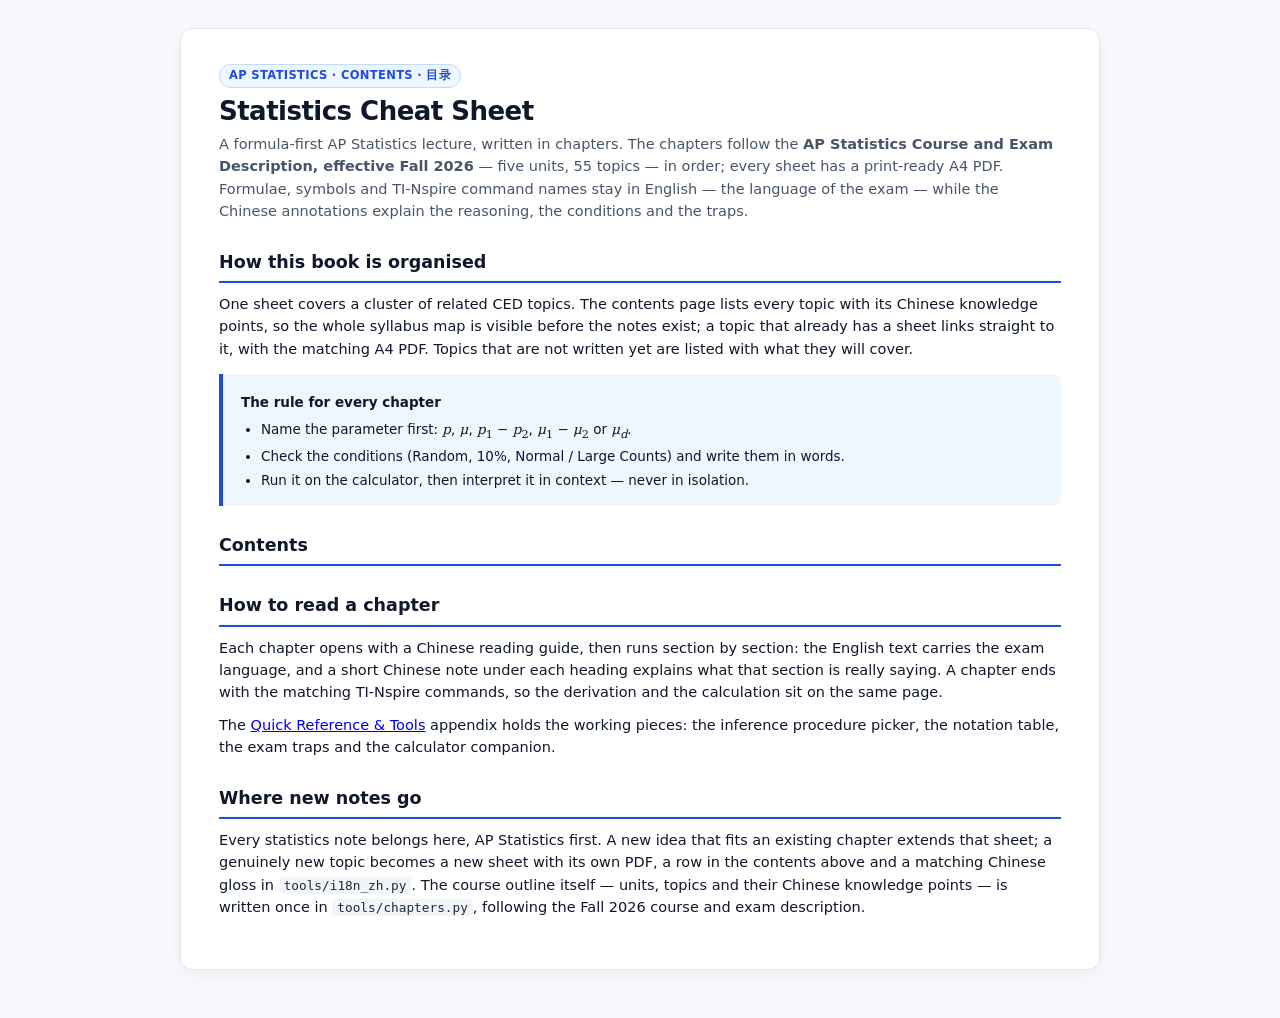
<file: index.html>
<!DOCTYPE html>
<html lang="en">
<head>
  <meta charset="UTF-8" />
  <meta name="viewport" content="width=device-width, initial-scale=1.0" />
  <title>Contents — Stats Cheat Sheet (AP Statistics)</title>
  <meta name="description" content="Table of contents for the AP Statistics cheat sheet lecture: five units and 55 topics from the Fall 2026 CED, every sheet with a print-ready A4 PDF, plus bilingual annotations and a TI-Nspire calculator companion." />
  <link rel="stylesheet" href="styles.css" />
  <style>
    .toc-lead {
      border-left: 4px solid var(--accent);
      background: var(--accent-bg);
      border-radius: 0 8px 8px 0;
      padding: 12px 18px;
      margin: 14px 0 22px;
      font-size: 13.5px;
    }
    .toc-lead p { margin: 6px 0; }
    .toc-lead ul { margin: 6px 0 0; padding-left: 20px; }
    .toc-lead li { margin: 3px 0; }
  </style>
</head>
<body>
  <div class="page">
    <div id="site-hero" data-generated="hero"><!-- filled by tools/build_site.py --></div>
    <span class="badge">AP Statistics &middot; Contents <span class="zh">&middot; 目录</span></span>
    <h1>Statistics Cheat Sheet</h1>
    <p class="subtitle">
      A formula-first AP Statistics lecture, written in chapters. The chapters follow the
      <strong>AP Statistics Course and Exam Description, effective Fall 2026</strong> — five units,
      55 topics — in order; every sheet has a print-ready A4 PDF. Formulae, symbols and TI-Nspire
      command names stay in English — the language of the exam — while the Chinese annotations
      explain the reasoning, the conditions and the traps.
    </p>

    <h2>How this book is organised</h2>
    <p>
      One sheet covers a cluster of related CED topics. The contents page lists every topic with its
      Chinese knowledge points, so the whole syllabus map is visible before the notes exist; a topic
      that already has a sheet links straight to it, with the matching A4 PDF. Topics that are not
      written yet are listed with what they will cover.
    </p>
    <div class="toc-lead">
      <p><strong>The rule for every chapter</strong></p>
      <ul>
        <li>Name the parameter first: <span class="m"><i>p</i></span>, <span class="m"><i>&mu;</i></span>, <span class="m"><i>p</i><sub>1</sub> &minus; <i>p</i><sub>2</sub></span>, <span class="m"><i>&mu;</i><sub>1</sub> &minus; <i>&mu;</i><sub>2</sub></span> or <span class="m"><i>&mu;</i><sub><i>d</i></sub></span>.</li>
        <li>Check the conditions (Random, 10%, Normal / Large Counts) and write them in words.</li>
        <li>Run it on the calculator, then interpret it in context — never in isolation.</li>
      </ul>
    </div>

    <h2>Contents</h2>
    <div id="chapter-toc" data-generated="chapters"><!-- filled by tools/build_site.py --></div>

    <h2>How to read a chapter</h2>
    <p>
      Each chapter opens with a Chinese reading guide, then runs section by section: the English text
      carries the exam language, and a short Chinese note under each heading explains what that
      section is really saying. A chapter ends with the matching TI-Nspire commands, so the
      derivation and the calculation sit on the same page.
    </p>
    <p>
      The <a href="reference.html">Quick Reference &amp; Tools</a> appendix holds the working
      pieces: the inference procedure picker, the notation table, the exam traps and the
      calculator companion.
    </p>

    <h2>Where new notes go</h2>
    <p>
      Every statistics note belongs here, AP Statistics first. A new idea that fits an existing
      chapter extends that sheet; a genuinely new topic becomes a new sheet with its own PDF, a row
      in the contents above and a matching Chinese gloss in <code>tools/i18n_zh.py</code>. The
      course outline itself — units, topics and their Chinese knowledge points — is written once in
      <code>tools/chapters.py</code>, following the Fall 2026 course and exam description.
    </p>
  </div>
</body>
</html>
</file>
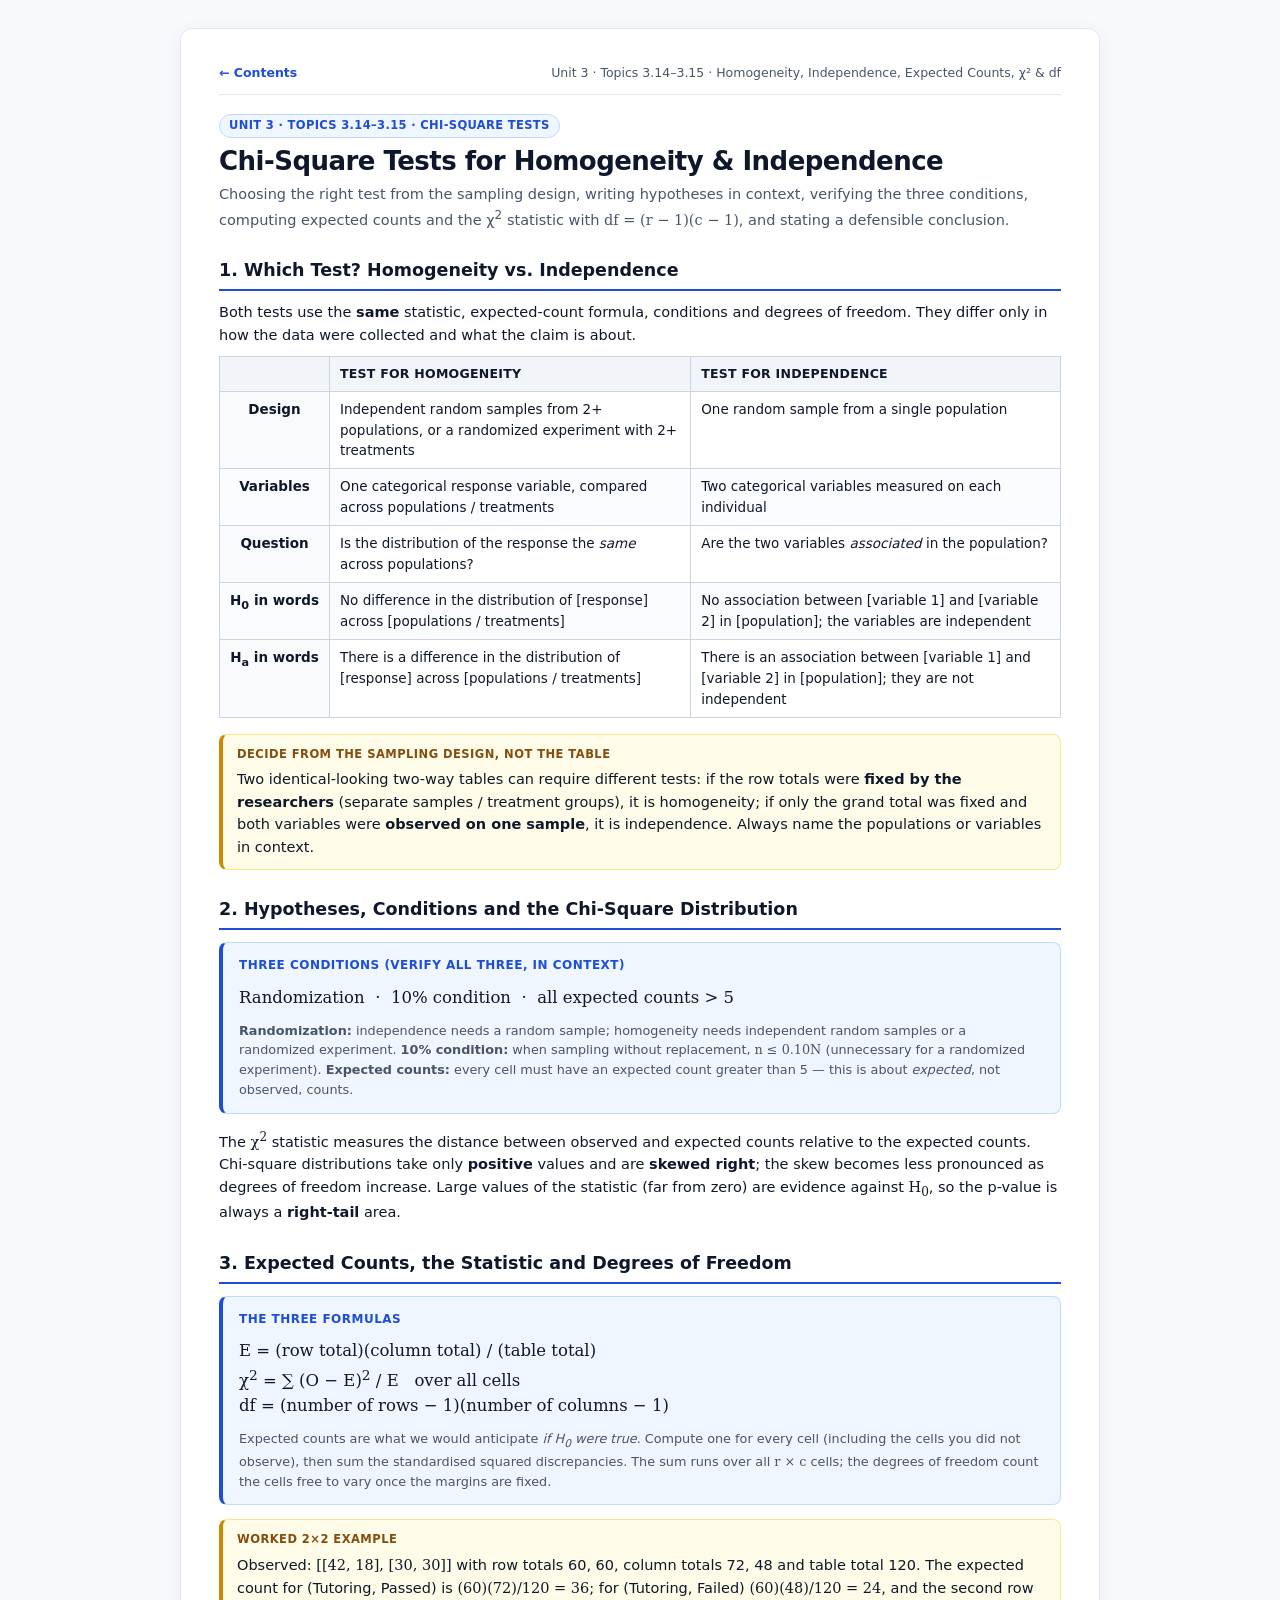
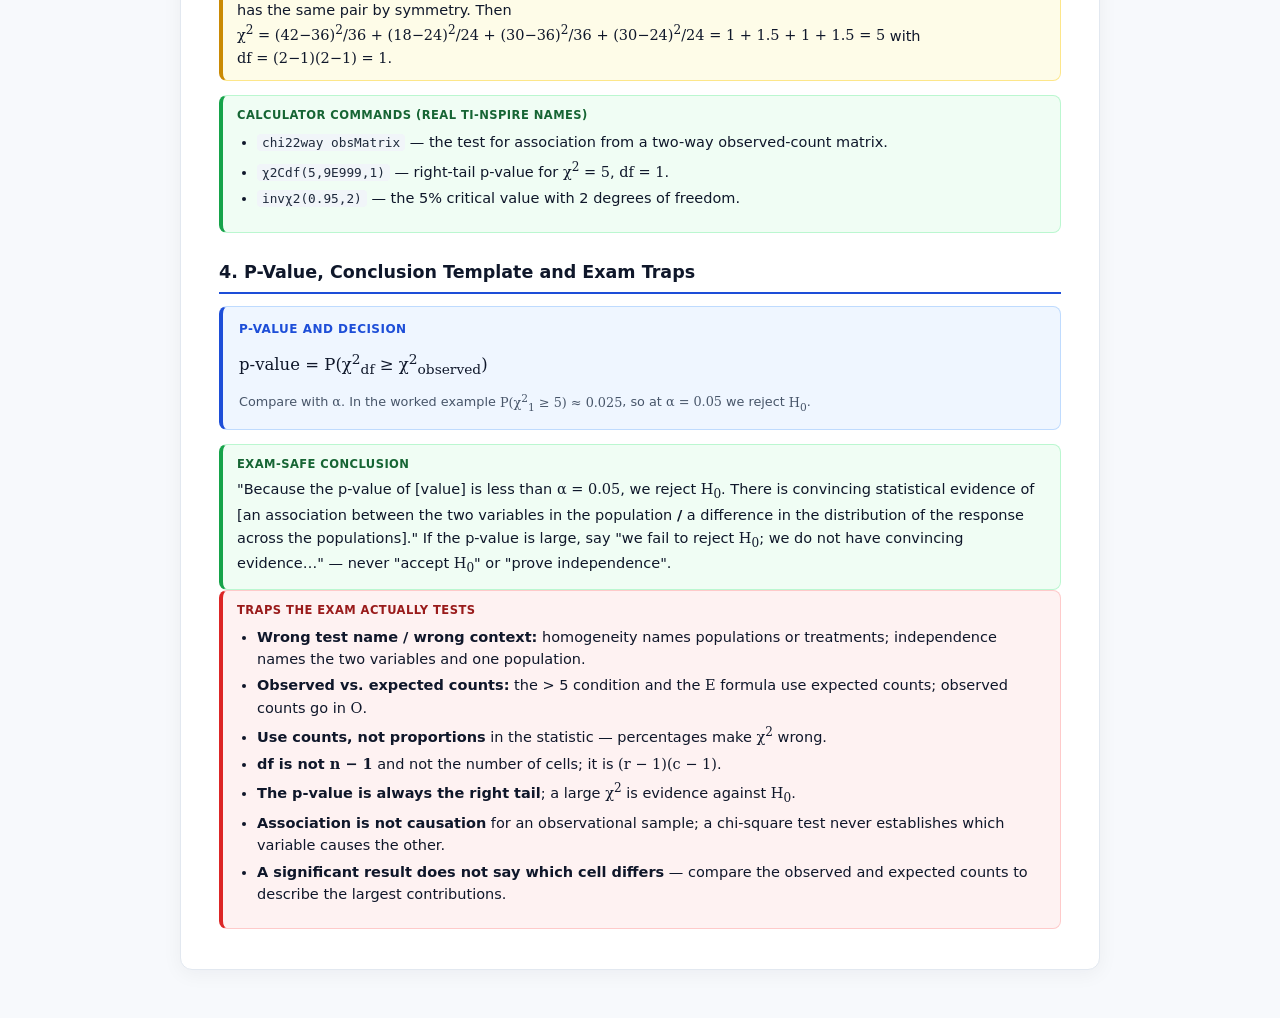
<file: chi-square-tests.html>
<!DOCTYPE html>
<html lang="en">
<head>
  <meta charset="UTF-8" />
  <meta name="viewport" content="width=device-width, initial-scale=1.0" />
  <title>Chi-Square Tests for Two-Way Tables — Stats Cheat Sheet</title>
  <link rel="stylesheet" href="styles.css" />
</head>
<body>
  <div class="page">
    <div class="topbar no-print">
      <a href="index.html">← Contents</a>
      <span>Unit 3 · Topics 3.14–3.15 · Homogeneity, Independence, Expected Counts, &chi;&sup2; &amp; df</span>
    </div>

    <span class="badge">Unit 3 · Topics 3.14–3.15 · Chi-Square Tests</span>
    <h1>Chi-Square Tests for Homogeneity &amp; Independence</h1>
    <p class="subtitle">
      Choosing the right test from the sampling design, writing hypotheses in context, verifying
      the three conditions, computing expected counts and the &chi;<sup>2</sup> statistic with
      <span class="m">df = (r &minus; 1)(c &minus; 1)</span>, and stating a defensible conclusion.
    </p>

    <h2>1. Which Test? Homogeneity vs. Independence</h2>
    <p>
      Both tests use the <strong>same</strong> statistic, expected-count formula, conditions and
      degrees of freedom. They differ only in how the data were collected and what the claim is about.
    </p>
    <table>
      <thead><tr><th></th><th>Test for homogeneity</th><th>Test for independence</th></tr></thead>
      <tbody>
        <tr><td class="sym-col">Design</td><td>Independent random samples from 2+ populations, or a randomized experiment with 2+ treatments</td><td>One random sample from a single population</td></tr>
        <tr><td class="sym-col">Variables</td><td>One categorical response variable, compared across populations / treatments</td><td>Two categorical variables measured on each individual</td></tr>
        <tr><td class="sym-col">Question</td><td>Is the distribution of the response the <em>same</em> across populations?</td><td>Are the two variables <em>associated</em> in the population?</td></tr>
        <tr><td class="sym-col">H<sub>0</sub> in words</td><td>No difference in the distribution of [response] across [populations / treatments]</td><td>No association between [variable 1] and [variable 2] in [population]; the variables are independent</td></tr>
        <tr><td class="sym-col">H<sub>a</sub> in words</td><td>There is a difference in the distribution of [response] across [populations / treatments]</td><td>There is an association between [variable 1] and [variable 2] in [population]; they are not independent</td></tr>
      </tbody>
    </table>
    <div class="box-note">
      <div class="box-label">Decide from the sampling design, not the table</div>
      <p style="margin-bottom: 0;">
        Two identical-looking two-way tables can require different tests: if the row totals were
        <strong>fixed by the researchers</strong> (separate samples / treatment groups), it is
        homogeneity; if only the grand total was fixed and both variables were <strong>observed on
        one sample</strong>, it is independence. Always name the populations or variables in context.
      </p>
    </div>

    <h2>2. Hypotheses, Conditions and the Chi-Square Distribution</h2>
    <div class="formula-card">
      <div class="formula-title">Three Conditions (verify all three, in context)</div>
      <div class="formula-main">
        <span class="m">
          Randomization &nbsp;&middot;&nbsp; 10% condition &nbsp;&middot;&nbsp; all expected counts &gt; 5
        </span>
      </div>
      <div class="formula-note">
        <strong>Randomization:</strong> independence needs a random sample; homogeneity needs
        independent random samples or a randomized experiment. <strong>10% condition:</strong> when
        sampling without replacement, <span class="m">n &le; 0.10N</span> (unnecessary for a
        randomized experiment). <strong>Expected counts:</strong> every cell must have an expected
        count greater than 5 — this is about <em>expected</em>, not observed, counts.
      </div>
    </div>
    <p>
      The <span class="m">&chi;<sup>2</sup></span> statistic measures the distance between observed
      and expected counts relative to the expected counts. Chi-square distributions take only
      <strong>positive</strong> values and are <strong>skewed right</strong>; the skew becomes less
      pronounced as degrees of freedom increase. Large values of the statistic (far from zero) are
      evidence against <span class="m">H<sub>0</sub></span>, so the p-value is always a
      <strong>right-tail</strong> area.
    </p>

    <h2>3. Expected Counts, the Statistic and Degrees of Freedom</h2>
    <div class="formula-card">
      <div class="formula-title">The Three Formulas</div>
      <div class="formula-main">
        <span class="m">
          E = (row total)(column total) / (table total)<br />
          &chi;<sup>2</sup> = &sum; (O &minus; E)<sup>2</sup> / E &nbsp; over all cells<br />
          df = (number of rows &minus; 1)(number of columns &minus; 1)
        </span>
      </div>
      <div class="formula-note">
        Expected counts are what we would anticipate <em>if H<sub>0</sub> were true</em>. Compute one
        for every cell (including the cells you did not observe), then sum the standardised squared
        discrepancies. The sum runs over all <span class="m">r &times; c</span> cells; the degrees of
        freedom count the cells free to vary once the margins are fixed.
      </div>
    </div>
    <div class="box-note">
      <div class="box-label">Worked 2&times;2 example</div>
      <p style="margin-bottom: 0;">
        Observed: <span class="m">[[42, 18], [30, 30]]</span> with row totals 60, 60, column totals
        72, 48 and table total 120. The expected count for (Tutoring, Passed) is
        <span class="m">(60)(72)/120 = 36</span>; for (Tutoring, Failed)
        <span class="m">(60)(48)/120 = 24</span>, and the second row has the same pair by symmetry.
        Then <span class="m">&chi;<sup>2</sup> = (42&minus;36)<sup>2</sup>/36 +
        (18&minus;24)<sup>2</sup>/24 + (30&minus;36)<sup>2</sup>/36 + (30&minus;24)<sup>2</sup>/24
        = 1 + 1.5 + 1 + 1.5 = 5</span> with <span class="m">df = (2&minus;1)(2&minus;1) = 1</span>.
      </p>
    </div>
    <div class="box-ok">
      <div class="box-label">Calculator commands (real TI-Nspire names)</div>
      <ul>
        <li><code>chi22way obsMatrix</code> — the test for association from a two-way observed-count matrix.</li>
        <li><code>&chi;2Cdf(5,9E999,1)</code> — right-tail p-value for <span class="m">&chi;<sup>2</sup> = 5</span>, <span class="m">df = 1</span>.</li>
        <li><code>inv&chi;2(0.95,2)</code> — the 5% critical value with 2 degrees of freedom.</li>
      </ul>
    </div>

    <h2>4. P-Value, Conclusion Template and Exam Traps</h2>
    <div class="formula-card">
      <div class="formula-title">P-Value and Decision</div>
      <div class="formula-main">
        <span class="m">
          p-value = P(&chi;<sup>2</sup><sub>df</sub> &ge; &chi;<sup>2</sup><sub>observed</sub>)
        </span>
      </div>
      <div class="formula-note">
        Compare with <span class="m">&alpha;</span>. In the worked example
        <span class="m">P(&chi;<sup>2</sup><sub>1</sub> &ge; 5) &asymp; 0.025</span>, so at
        <span class="m">&alpha; = 0.05</span> we reject <span class="m">H<sub>0</sub></span>.
      </div>
    </div>
    <div class="box-ok">
      <div class="box-label">Exam-safe conclusion</div>
      <p style="margin-bottom: 0;">
        "Because the p-value of [value] is less than <span class="m">&alpha; = 0.05</span>, we reject
        <span class="m">H<sub>0</sub></span>. There is convincing statistical evidence of [an
        association between the two variables in the population <strong>/</strong> a difference in
        the distribution of the response across the populations]." If the p-value is large, say
        "we fail to reject <span class="m">H<sub>0</sub></span>; we do not have convincing evidence…"
        — never "accept <span class="m">H<sub>0</sub></span>" or "prove independence".
      </p>
    </div>
    <div class="box-warn">
      <div class="box-label">Traps the exam actually tests</div>
      <ul>
        <li><strong>Wrong test name / wrong context:</strong> homogeneity names populations or treatments;
          independence names the two variables and one population.</li>
        <li><strong>Observed vs. expected counts:</strong> the &gt; 5 condition and the
          <span class="m">E</span> formula use expected counts; observed counts go in
          <span class="m">O</span>.</li>
        <li><strong>Use counts, not proportions</strong> in the statistic — percentages make
          <span class="m">&chi;<sup>2</sup></span> wrong.</li>
        <li><strong>df is not <span class="m">n &minus; 1</span></strong> and not the number of cells;
          it is <span class="m">(r &minus; 1)(c &minus; 1)</span>.</li>
        <li><strong>The p-value is always the right tail</strong>; a large
          <span class="m">&chi;<sup>2</sup></span> is evidence against <span class="m">H<sub>0</sub></span>.</li>
        <li><strong>Association is not causation</strong> for an observational sample; a chi-square
          test never establishes which variable causes the other.</li>
        <li><strong>A significant result does not say which cell differs</strong> — compare the
          observed and expected counts to describe the largest contributions.</li>
      </ul>
    </div>
  </div>
</body>
</html>
</file>
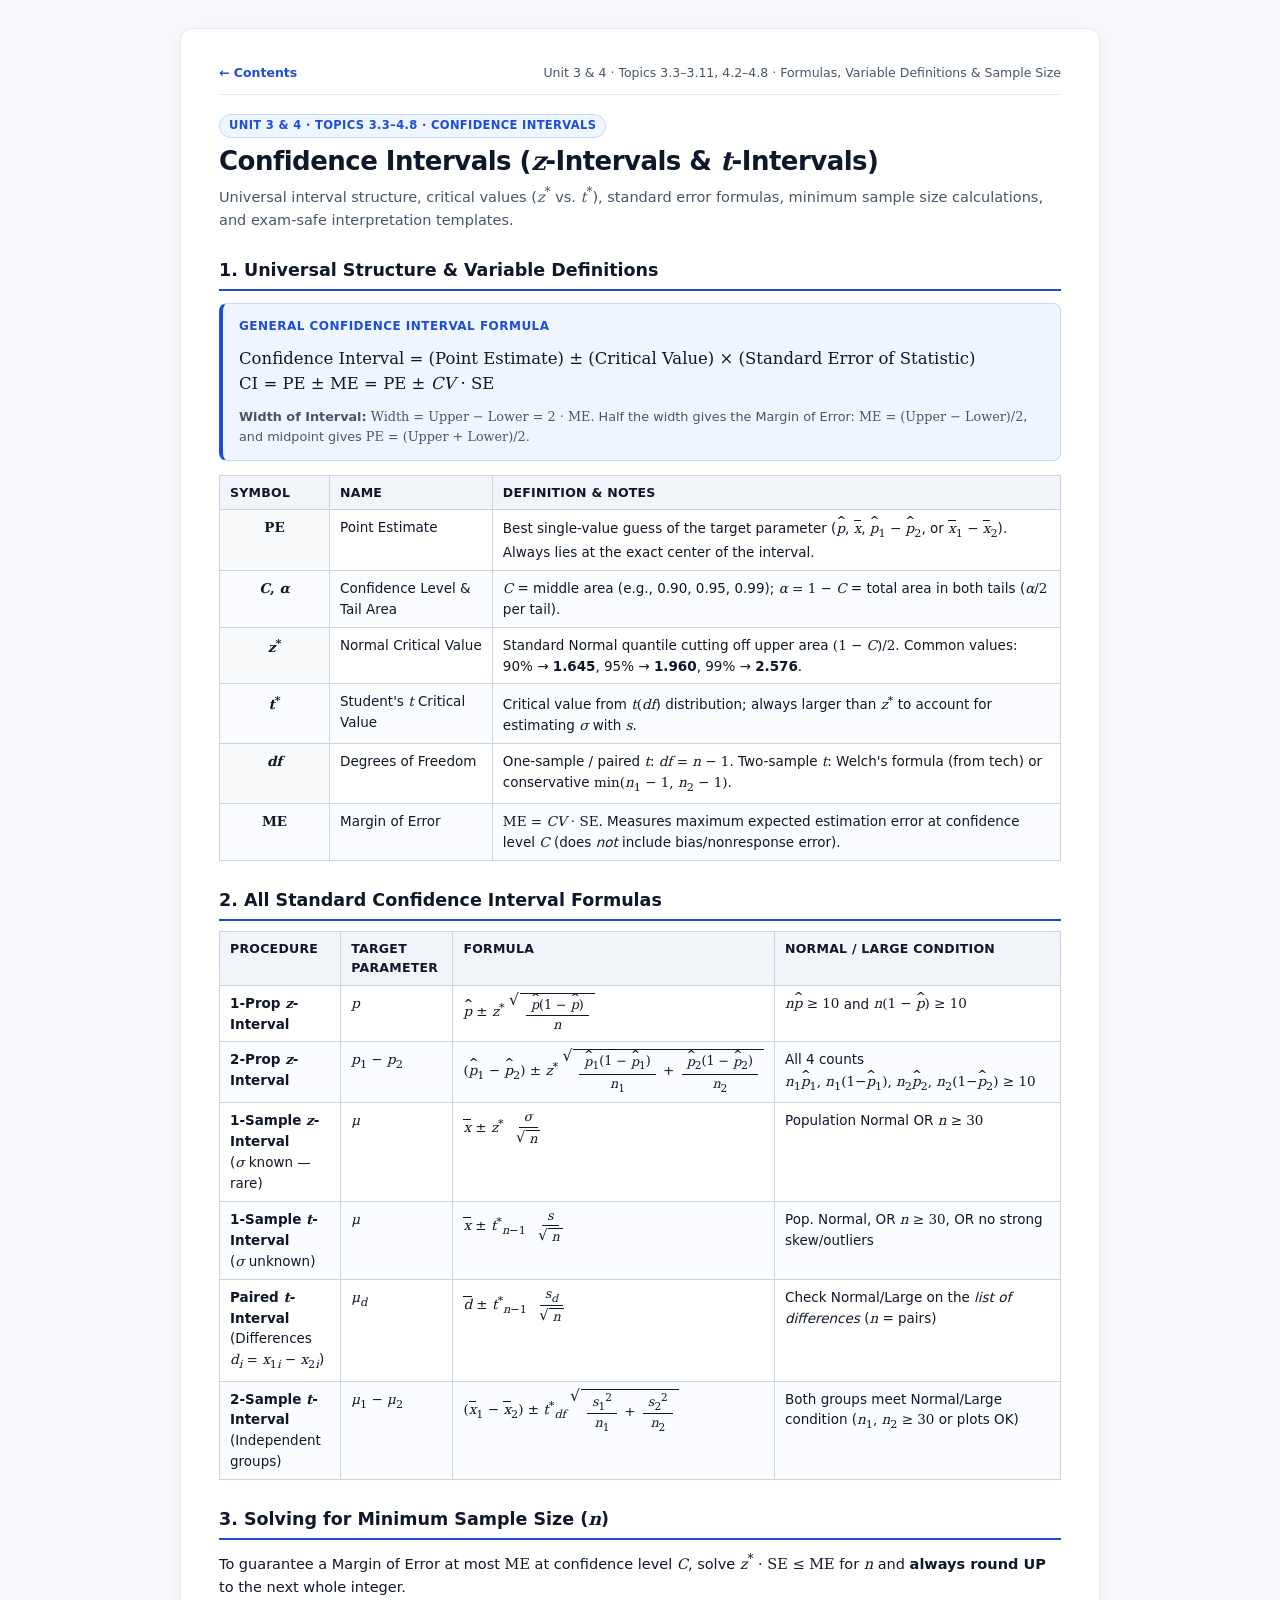
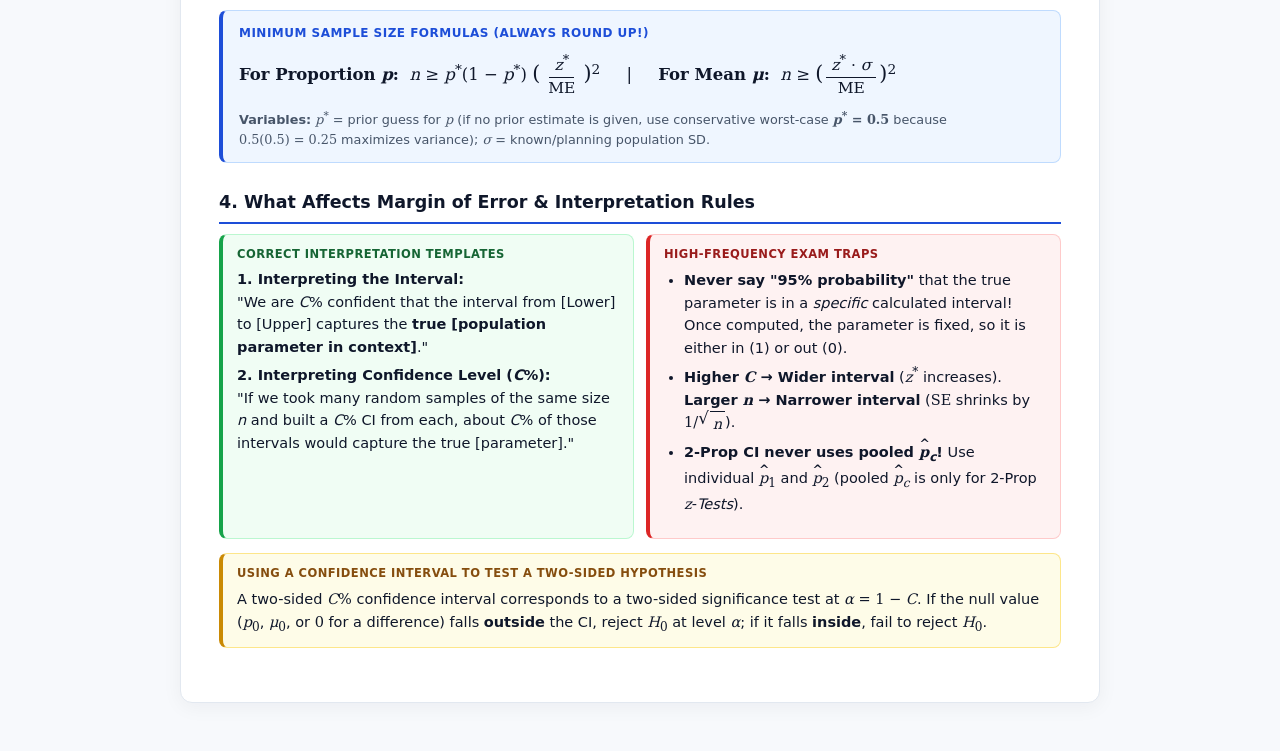
<file: confidence-intervals.html>
<!DOCTYPE html>
<html lang="en">
<head>
  <meta charset="UTF-8" />
  <meta name="viewport" content="width=device-width, initial-scale=1.0" />
  <title>Confidence Intervals (z &amp; t Intervals) — Stats Cheat Sheet</title>
  <link rel="stylesheet" href="styles.css" />
</head>
<body>
  <div class="page">
    <div class="topbar no-print">
      <a href="index.html">← Contents</a>
      <span>Unit 3 &amp; 4 · Topics 3.3–3.11, 4.2–4.8 · Formulas, Variable Definitions &amp; Sample Size</span>
    </div>

    <span class="badge">Unit 3 &amp; 4 · Topics 3.3–4.8 · Confidence Intervals</span>
    <h1>Confidence Intervals (<span class="m"><i>z</i></span>-Intervals &amp; <span class="m"><i>t</i></span>-Intervals)</h1>
    <p class="subtitle">
      Universal interval structure, critical values (<span class="m"><i>z</i><sup>*</sup></span> vs. <span class="m"><i>t</i><sup>*</sup></span>), standard error formulas, minimum sample size calculations, and exam-safe interpretation templates.
    </p>

    <h2>1. Universal Structure &amp; Variable Definitions</h2>

    <div class="formula-card">
      <div class="formula-title">General Confidence Interval Formula</div>
      <div class="formula-main">
        <span class="m">
          Confidence Interval = (Point Estimate) &plusmn; (Critical Value) &times; (Standard Error of Statistic)
          <br />
          CI = PE &plusmn; ME = PE &plusmn; <i>CV</i> &middot; SE
        </span>
      </div>
      <div class="formula-note">
        <strong>Width of Interval:</strong> <span class="m">Width = Upper &minus; Lower = 2 &middot; ME</span>. Half the width gives the Margin of Error: <span class="m">ME = (Upper &minus; Lower)/2</span>, and midpoint gives <span class="m">PE = (Upper + Lower)/2</span>.
      </div>
    </div>

    <table>
      <thead>
        <tr>
          <th>Symbol</th>
          <th>Name</th>
          <th>Definition &amp; Notes</th>
        </tr>
      </thead>
      <tbody>
        <tr>
          <td class="sym-col"><span class="m">PE</span></td>
          <td>Point Estimate</td>
          <td>Best single-value guess of the target parameter (<span class="m"><span class="hat-wrap">p</span></span>, <span class="xbar">x</span>, <span class="m"><span class="hat-wrap">p</span><sub>1</sub> &minus; <span class="hat-wrap">p</span><sub>2</sub></span>, or <span class="m"><span class="xbar">x</span><sub>1</sub> &minus; <span class="xbar">x</span><sub>2</sub></span>). Always lies at the exact center of the interval.</td>
        </tr>
        <tr>
          <td class="sym-col"><span class="m"><i>C</i>, <i>&alpha;</i></span></td>
          <td>Confidence Level &amp; Tail Area</td>
          <td><span class="m"><i>C</i></span> = middle area (e.g., 0.90, 0.95, 0.99); <span class="m"><i>&alpha;</i> = 1 &minus; <i>C</i></span> = total area in both tails (<span class="m"><i>&alpha;</i>/2</span> per tail).</td>
        </tr>
        <tr>
          <td class="sym-col"><span class="m"><i>z</i><sup>*</sup></span></td>
          <td>Normal Critical Value</td>
          <td>Standard Normal quantile cutting off upper area <span class="m">(1 &minus; <i>C</i>)/2</span>. Common values: 90% &rarr; <strong>1.645</strong>, 95% &rarr; <strong>1.960</strong>, 99% &rarr; <strong>2.576</strong>.</td>
        </tr>
        <tr>
          <td class="sym-col"><span class="m"><i>t</i><sup>*</sup></span></td>
          <td>Student's <span class="m"><i>t</i></span> Critical Value</td>
          <td>Critical value from <span class="m"><i>t</i>(<i>df</i>)</span> distribution; always larger than <span class="m"><i>z</i><sup>*</sup></span> to account for estimating <span class="m"><i>&sigma;</i></span> with <span class="m"><i>s</i></span>.</td>
        </tr>
        <tr>
          <td class="sym-col"><span class="m"><i>df</i></span></td>
          <td>Degrees of Freedom</td>
          <td>One-sample / paired <span class="m"><i>t</i></span>: <span class="m"><i>df</i> = <i>n</i> &minus; 1</span>. Two-sample <span class="m"><i>t</i></span>: Welch's formula (from tech) or conservative <span class="m">min(<i>n</i><sub>1</sub> &minus; 1, <i>n</i><sub>2</sub> &minus; 1)</span>.</td>
        </tr>
        <tr>
          <td class="sym-col"><span class="m">ME</span></td>
          <td>Margin of Error</td>
          <td><span class="m">ME = <i>CV</i> &middot; SE</span>. Measures maximum expected estimation error at confidence level <span class="m"><i>C</i></span> (does <em>not</em> include bias/nonresponse error).</td>
        </tr>
      </tbody>
    </table>

    <h2>2. All Standard Confidence Interval Formulas</h2>
    <table>
      <thead>
        <tr>
          <th>Procedure</th>
          <th>Target Parameter</th>
          <th>Formula</th>
          <th>Normal / Large Condition</th>
        </tr>
      </thead>
      <tbody>
        <tr>
          <td><strong>1-Prop <span class="m"><i>z</i></span>-Interval</strong></td>
          <td><span class="m"><i>p</i></span></td>
          <td>
            <span class="m"><span class="hat-wrap">p</span> &plusmn; <i>z</i><sup>*</sup> <span class="radic"><span class="r-sign">&radic;</span><span class="r-body"><span class="frac"><span class="num"><span class="hat-wrap">p</span>(1 &minus; <span class="hat-wrap">p</span>)</span><span class="den"><i>n</i></span></span></span></span></span>
          </td>
          <td><span class="m"><i>n</i><span class="hat-wrap">p</span> &ge; 10</span> and <span class="m"><i>n</i>(1 &minus; <span class="hat-wrap">p</span>) &ge; 10</span></td>
        </tr>
        <tr>
          <td><strong>2-Prop <span class="m"><i>z</i></span>-Interval</strong></td>
          <td><span class="m"><i>p</i><sub>1</sub> &minus; <i>p</i><sub>2</sub></span></td>
          <td>
            <span class="m">(<span class="hat-wrap">p</span><sub>1</sub> &minus; <span class="hat-wrap">p</span><sub>2</sub>) &plusmn; <i>z</i><sup>*</sup> <span class="radic"><span class="r-sign">&radic;</span><span class="r-body"><span class="frac"><span class="num"><span class="hat-wrap">p</span><sub>1</sub>(1 &minus; <span class="hat-wrap">p</span><sub>1</sub>)</span><span class="den"><i>n</i><sub>1</sub></span></span> + <span class="frac"><span class="num"><span class="hat-wrap">p</span><sub>2</sub>(1 &minus; <span class="hat-wrap">p</span><sub>2</sub>)</span><span class="den"><i>n</i><sub>2</sub></span></span></span></span></span>
          </td>
          <td>All 4 counts <span class="m"><i>n</i><sub>1</sub><span class="hat-wrap">p</span><sub>1</sub>, <i>n</i><sub>1</sub>(1&minus;<span class="hat-wrap">p</span><sub>1</sub>), <i>n</i><sub>2</sub><span class="hat-wrap">p</span><sub>2</sub>, <i>n</i><sub>2</sub>(1&minus;<span class="hat-wrap">p</span><sub>2</sub>) &ge; 10</span></td>
        </tr>
        <tr>
          <td><strong>1-Sample <span class="m"><i>z</i></span>-Interval</strong><br />(<span class="m"><i>&sigma;</i></span> known — rare)</td>
          <td><span class="m"><i>&mu;</i></span></td>
          <td>
            <span class="m"><span class="xbar">x</span> &plusmn; <i>z</i><sup>*</sup> <span class="frac"><span class="num"><i>&sigma;</i></span><span class="den"><span class="radic"><span class="r-sign">&radic;</span><span class="r-body"><i>n</i></span></span></span></span></span>
          </td>
          <td>Population Normal OR <span class="m"><i>n</i> &ge; 30</span></td>
        </tr>
        <tr>
          <td><strong>1-Sample <span class="m"><i>t</i></span>-Interval</strong><br />(<span class="m"><i>&sigma;</i></span> unknown)</td>
          <td><span class="m"><i>&mu;</i></span></td>
          <td>
            <span class="m"><span class="xbar">x</span> &plusmn; <i>t</i><sup>*</sup><sub><i>n</i>&minus;1</sub> <span class="frac"><span class="num"><i>s</i></span><span class="den"><span class="radic"><span class="r-sign">&radic;</span><span class="r-body"><i>n</i></span></span></span></span></span>
          </td>
          <td>Pop. Normal, OR <span class="m"><i>n</i> &ge; 30</span>, OR no strong skew/outliers</td>
        </tr>
        <tr>
          <td><strong>Paired <span class="m"><i>t</i></span>-Interval</strong><br />(Differences <span class="m"><i>d<sub>i</sub></i> = <i>x</i><sub>1<i>i</i></sub> &minus; <i>x</i><sub>2<i>i</i></sub></span>)</td>
          <td><span class="m"><i>&mu;<sub>d</sub></i></span></td>
          <td>
            <span class="m"><span class="xbar">d</span> &plusmn; <i>t</i><sup>*</sup><sub><i>n</i>&minus;1</sub> <span class="frac"><span class="num"><i>s<sub>d</sub></i></span><span class="den"><span class="radic"><span class="r-sign">&radic;</span><span class="r-body"><i>n</i></span></span></span></span></span>
          </td>
          <td>Check Normal/Large on the <em>list of differences</em> (<span class="m"><i>n</i></span> = pairs)</td>
        </tr>
        <tr>
          <td><strong>2-Sample <span class="m"><i>t</i></span>-Interval</strong><br />(Independent groups)</td>
          <td><span class="m"><i>&mu;</i><sub>1</sub> &minus; <i>&mu;</i><sub>2</sub></span></td>
          <td>
            <span class="m">(<span class="xbar">x</span><sub>1</sub> &minus; <span class="xbar">x</span><sub>2</sub>) &plusmn; <i>t</i><sup>*</sup><sub><i>df</i></sub> <span class="radic"><span class="r-sign">&radic;</span><span class="r-body"><span class="frac"><span class="num"><i>s</i><sub>1</sub><sup>2</sup></span><span class="den"><i>n</i><sub>1</sub></span></span> + <span class="frac"><span class="num"><i>s</i><sub>2</sub><sup>2</sup></span><span class="den"><i>n</i><sub>2</sub></span></span></span></span></span>
          </td>
          <td>Both groups meet Normal/Large condition (<span class="m"><i>n</i><sub>1</sub>, <i>n</i><sub>2</sub> &ge; 30</span> or plots OK)</td>
        </tr>
      </tbody>
    </table>

    <h2>3. Solving for Minimum Sample Size (<span class="m"><i>n</i></span>)</h2>
    <p>
      To guarantee a Margin of Error at most <span class="m">ME</span> at confidence level <span class="m"><i>C</i></span>, solve <span class="m"><i>z</i><sup>*</sup> &middot; SE &le; ME</span> for <span class="m"><i>n</i></span> and <strong>always round UP</strong> to the next whole integer.
    </p>

    <div class="formula-card">
      <div class="formula-title">Minimum Sample Size Formulas (Always Round Up!)</div>
      <div class="formula-main">
        <span class="m">
          <strong>For Proportion <span class="m"><i>p</i></span>:</strong>&nbsp;
          <i>n</i> &ge; <i>p</i><sup>*</sup>(1 &minus; <i>p</i><sup>*</sup>)
          <span style="font-size: 1.25em;">(</span><span class="frac"><span class="num"><i>z</i><sup>*</sup></span><span class="den">ME</span></span><span style="font-size: 1.25em;">)</span><sup>2</sup>
          &nbsp;&nbsp;&nbsp;&nbsp;|&nbsp;&nbsp;&nbsp;&nbsp;
          <strong>For Mean <span class="m"><i>&mu;</i></span>:</strong>&nbsp;
          <i>n</i> &ge;
          <span style="font-size: 1.25em;">(</span><span class="frac"><span class="num"><i>z</i><sup>*</sup> &middot; <i>&sigma;</i></span><span class="den">ME</span></span><span style="font-size: 1.25em;">)</span><sup>2</sup>
        </span>
      </div>
      <div class="formula-note">
        <strong>Variables:</strong> <span class="m"><i>p</i><sup>*</sup></span> = prior guess for <span class="m"><i>p</i></span> (if no prior estimate is given, use conservative worst-case <strong><span class="m"><i>p</i><sup>*</sup> = 0.5</span></strong> because <span class="m">0.5(0.5) = 0.25</span> maximizes variance); <span class="m"><i>&sigma;</i></span> = known/planning population SD.
      </div>
    </div>

    <h2>4. What Affects Margin of Error &amp; Interpretation Rules</h2>
    <div class="grid-2">
      <div class="box-ok">
        <div class="box-label">Correct Interpretation Templates</div>
        <p style="margin-bottom: 6px;">
          <strong>1. Interpreting the Interval:</strong><br />
          "We are <em>C</em>% confident that the interval from [Lower] to [Upper] captures the <strong>true [population parameter in context]</strong>."
        </p>
        <p style="margin-bottom: 0;">
          <strong>2. Interpreting Confidence Level (<em>C</em>%):</strong><br />
          "If we took many random samples of the same size <em>n</em> and built a <em>C</em>% CI from each, about <em>C</em>% of those intervals would capture the true [parameter]."
        </p>
      </div>
      <div class="box-warn">
        <div class="box-label">High-Frequency Exam Traps</div>
        <ul>
          <li><strong>Never say "95% probability"</strong> that the true parameter is in a <em>specific</em> calculated interval! Once computed, the parameter is fixed, so it is either in (1) or out (0).</li>
          <li><strong>Higher <span class="m"><i>C</i></span> &rarr; Wider interval</strong> (<span class="m"><i>z</i><sup>*</sup></span> increases). <strong>Larger <span class="m"><i>n</i></span> &rarr; Narrower interval</strong> (<span class="m">SE</span> shrinks by <span class="m">1/<span class="radic"><span class="r-sign">&radic;</span><span class="r-body"><i>n</i></span></span></span>).</li>
          <li><strong>2-Prop CI never uses pooled <span class="hat-wrap">p</span><sub><i>c</i></sub>!</strong> Use individual <span class="m"><span class="hat-wrap">p</span><sub>1</sub></span> and <span class="m"><span class="hat-wrap">p</span><sub>2</sub></span> (pooled <span class="m"><span class="hat-wrap">p</span><sub><i>c</i></sub></span> is only for 2-Prop <span class="m"><i>z</i></span>-<em>Tests</em>).</li>
        </ul>
      </div>
    </div>

    <div class="box-note">
      <div class="box-label">Using a Confidence Interval to Test a Two-Sided Hypothesis</div>
      <p style="margin-bottom: 0;">
        A two-sided <span class="m"><i>C</i>%</span> confidence interval corresponds to a two-sided significance test at <span class="m"><i>&alpha;</i> = 1 &minus; <i>C</i></span>.
        If the null value (<span class="m"><i>p</i><sub>0</sub></span>, <span class="m"><i>&mu;</i><sub>0</sub></span>, or <span class="m">0</span> for a difference) falls <strong>outside</strong> the CI, reject <span class="m"><i>H</i><sub>0</sub></span> at level <span class="m"><i>&alpha;</i></span>; if it falls <strong>inside</strong>, fail to reject <span class="m"><i>H</i><sub>0</sub></span>.
      </p>
    </div>
  </div>
</body>
</html>
</file>
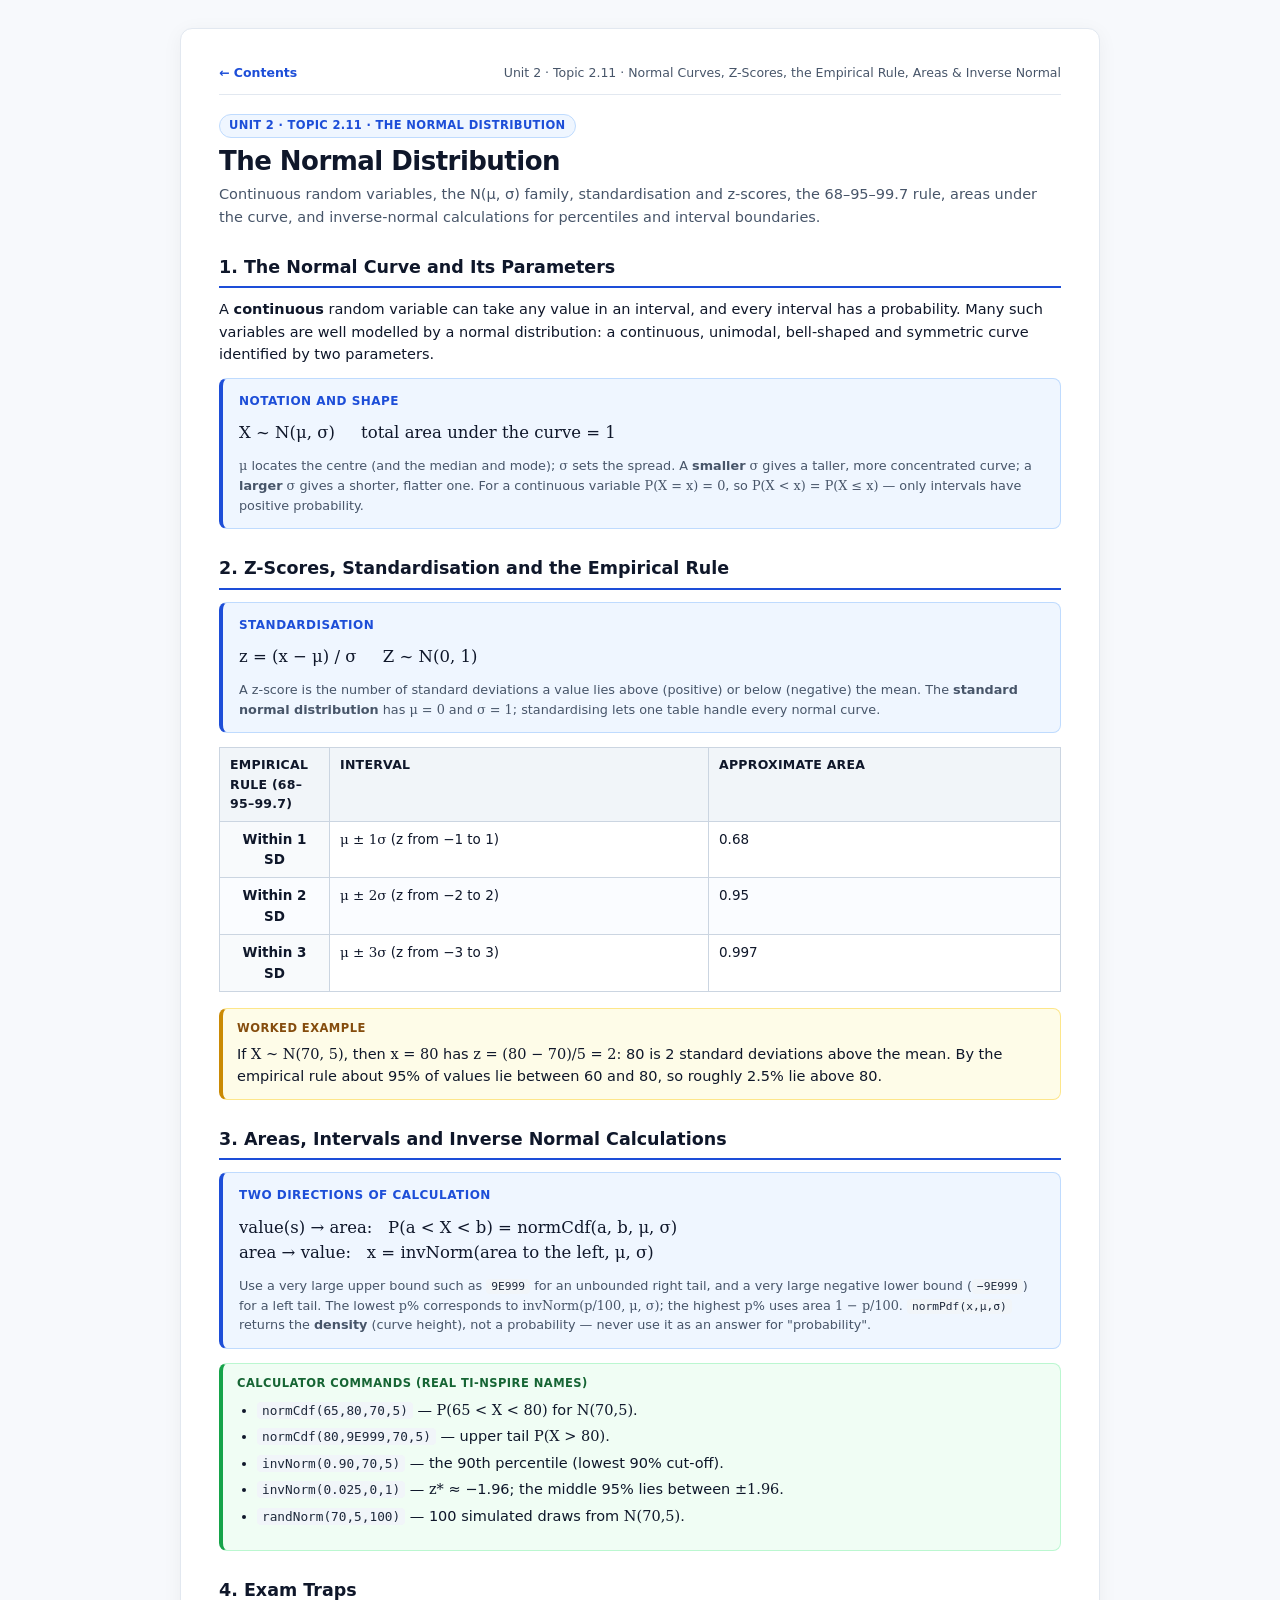
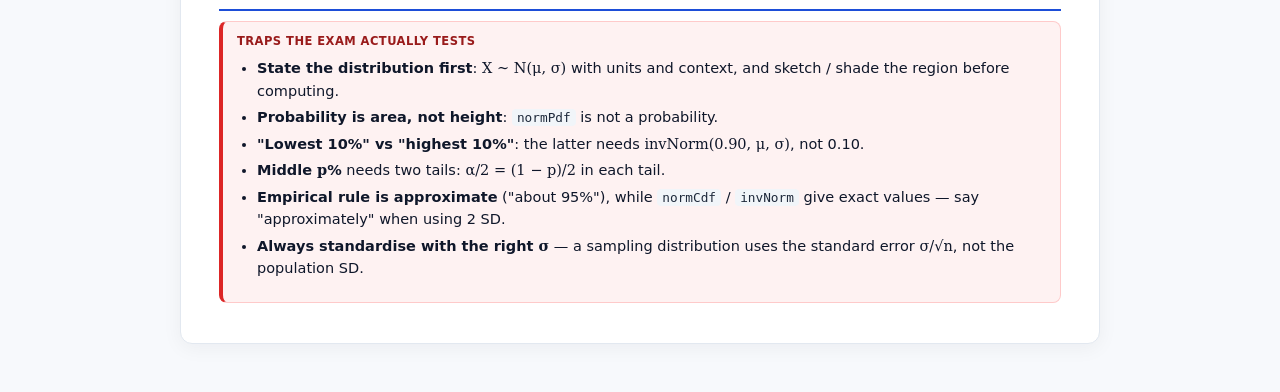
<file: normal-distribution.html>
<!DOCTYPE html>
<html lang="en">
<head>
  <meta charset="UTF-8" />
  <meta name="viewport" content="width=device-width, initial-scale=1.0" />
  <title>The Normal Distribution — Stats Cheat Sheet</title>
  <link rel="stylesheet" href="styles.css" />
</head>
<body>
  <div class="page">
    <div class="topbar no-print">
      <a href="index.html">← Contents</a>
      <span>Unit 2 · Topic 2.11 · Normal Curves, Z-Scores, the Empirical Rule, Areas &amp; Inverse Normal</span>
    </div>

    <span class="badge">Unit 2 · Topic 2.11 · The Normal Distribution</span>
    <h1>The Normal Distribution</h1>
    <p class="subtitle">
      Continuous random variables, the N(&mu;, &sigma;) family, standardisation and z-scores, the
      68–95–99.7 rule, areas under the curve, and inverse-normal calculations for percentiles and
      interval boundaries.
    </p>

    <h2>1. The Normal Curve and Its Parameters</h2>
    <p>
      A <strong>continuous</strong> random variable can take any value in an interval, and every
      interval has a probability. Many such variables are well modelled by a normal distribution:
      a continuous, unimodal, bell-shaped and symmetric curve identified by two parameters.
    </p>
    <div class="formula-card">
      <div class="formula-title">Notation and Shape</div>
      <div class="formula-main">
        <span class="m">
          X ~ N(&mu;, &sigma;) &nbsp;&nbsp;&nbsp; total area under the curve = 1
        </span>
      </div>
      <div class="formula-note">
        <span class="m">&mu;</span> locates the centre (and the median and mode);
        <span class="m">&sigma;</span> sets the spread. A <strong>smaller</strong>
        <span class="m">&sigma;</span> gives a taller, more concentrated curve; a
        <strong>larger</strong> <span class="m">&sigma;</span> gives a shorter, flatter one.
        For a continuous variable <span class="m">P(X = x) = 0</span>, so
        <span class="m">P(X &lt; x) = P(X &le; x)</span> — only intervals have positive probability.
      </div>
    </div>

    <h2>2. Z-Scores, Standardisation and the Empirical Rule</h2>
    <div class="formula-card">
      <div class="formula-title">Standardisation</div>
      <div class="formula-main">
        <span class="m">
          z = (x &minus; &mu;) / &sigma; &nbsp;&nbsp;&nbsp; Z ~ N(0, 1)
        </span>
      </div>
      <div class="formula-note">
        A z-score is the number of standard deviations a value lies above (positive) or below
        (negative) the mean. The <strong>standard normal distribution</strong> has
        <span class="m">&mu; = 0</span> and <span class="m">&sigma; = 1</span>; standardising lets one
        table handle every normal curve.
      </div>
    </div>
    <table>
      <thead><tr><th>Empirical rule (68–95–99.7)</th><th>Interval</th><th>Approximate area</th></tr></thead>
      <tbody>
        <tr><td class="sym-col">Within 1 SD</td><td><span class="m">&mu; &plusmn; 1&sigma;</span> (z from &minus;1 to 1)</td><td>0.68</td></tr>
        <tr><td class="sym-col">Within 2 SD</td><td><span class="m">&mu; &plusmn; 2&sigma;</span> (z from &minus;2 to 2)</td><td>0.95</td></tr>
        <tr><td class="sym-col">Within 3 SD</td><td><span class="m">&mu; &plusmn; 3&sigma;</span> (z from &minus;3 to 3)</td><td>0.997</td></tr>
      </tbody>
    </table>
    <div class="box-note">
      <div class="box-label">Worked example</div>
      <p style="margin-bottom: 0;">
        If <span class="m">X ~ N(70, 5)</span>, then <span class="m">x = 80</span> has
        <span class="m">z = (80 &minus; 70)/5 = 2</span>: 80 is 2 standard deviations above the mean.
        By the empirical rule about 95% of values lie between 60 and 80, so roughly 2.5% lie above 80.
      </p>
    </div>

    <h2>3. Areas, Intervals and Inverse Normal Calculations</h2>
    <div class="formula-card">
      <div class="formula-title">Two Directions of Calculation</div>
      <div class="formula-main">
        <span class="m">
          value(s) &rarr; area: &nbsp; P(a &lt; X &lt; b) = normCdf(a, b, &mu;, &sigma;)<br />
          area &rarr; value: &nbsp; x = invNorm(area to the left, &mu;, &sigma;)
        </span>
      </div>
      <div class="formula-note">
        Use a very large upper bound such as <code>9E999</code> for an unbounded right tail, and a
        very large negative lower bound (<code>&minus;9E999</code>) for a left tail. The lowest
        <span class="m">p</span>% corresponds to <span class="m">invNorm(p/100, &mu;, &sigma;)</span>;
        the highest <span class="m">p</span>% uses area <span class="m">1 &minus; p/100</span>.
        <code>normPdf(x,&mu;,&sigma;)</code> returns the <strong>density</strong> (curve height),
        not a probability — never use it as an answer for "probability".
      </div>
    </div>
    <div class="box-ok">
      <div class="box-label">Calculator commands (real TI-Nspire names)</div>
      <ul>
        <li><code>normCdf(65,80,70,5)</code> — <span class="m">P(65 &lt; X &lt; 80)</span> for <span class="m">N(70,5)</span>.</li>
        <li><code>normCdf(80,9E999,70,5)</code> — upper tail <span class="m">P(X &gt; 80)</span>.</li>
        <li><code>invNorm(0.90,70,5)</code> — the 90th percentile (lowest 90% cut-off).</li>
        <li><code>invNorm(0.025,0,1)</code> — <span class="m">z*</span> &asymp; &minus;1.96; the middle 95% lies between <span class="m">&plusmn;1.96</span>.</li>
        <li><code>randNorm(70,5,100)</code> — 100 simulated draws from <span class="m">N(70,5)</span>.</li>
      </ul>
    </div>

    <h2>4. Exam Traps</h2>
    <div class="box-warn">
      <div class="box-label">Traps the exam actually tests</div>
      <ul>
        <li><strong>State the distribution first</strong>: <span class="m">X ~ N(&mu;, &sigma;)</span> with
          units and context, and sketch / shade the region before computing.</li>
        <li><strong>Probability is area, not height</strong>: <code>normPdf</code> is not a probability.</li>
        <li><strong>"Lowest 10%" vs "highest 10%"</strong>: the latter needs
          <span class="m">invNorm(0.90, &mu;, &sigma;)</span>, not 0.10.</li>
        <li><strong>Middle <span class="m">p</span>%</strong> needs two tails:
          <span class="m">&alpha;/2 = (1 &minus; p)/2</span> in each tail.</li>
        <li><strong>Empirical rule is approximate</strong> ("about 95%"), while
          <code>normCdf</code> / <code>invNorm</code> give exact values — say "approximately" when using 2 SD.</li>
        <li><strong>Always standardise with the right <span class="m">&sigma;</span></strong> — a sampling
          distribution uses the standard error <span class="m">&sigma;/&radic;n</span>, not the population SD.</li>
      </ul>
    </div>
  </div>
</body>
</html>
</file>
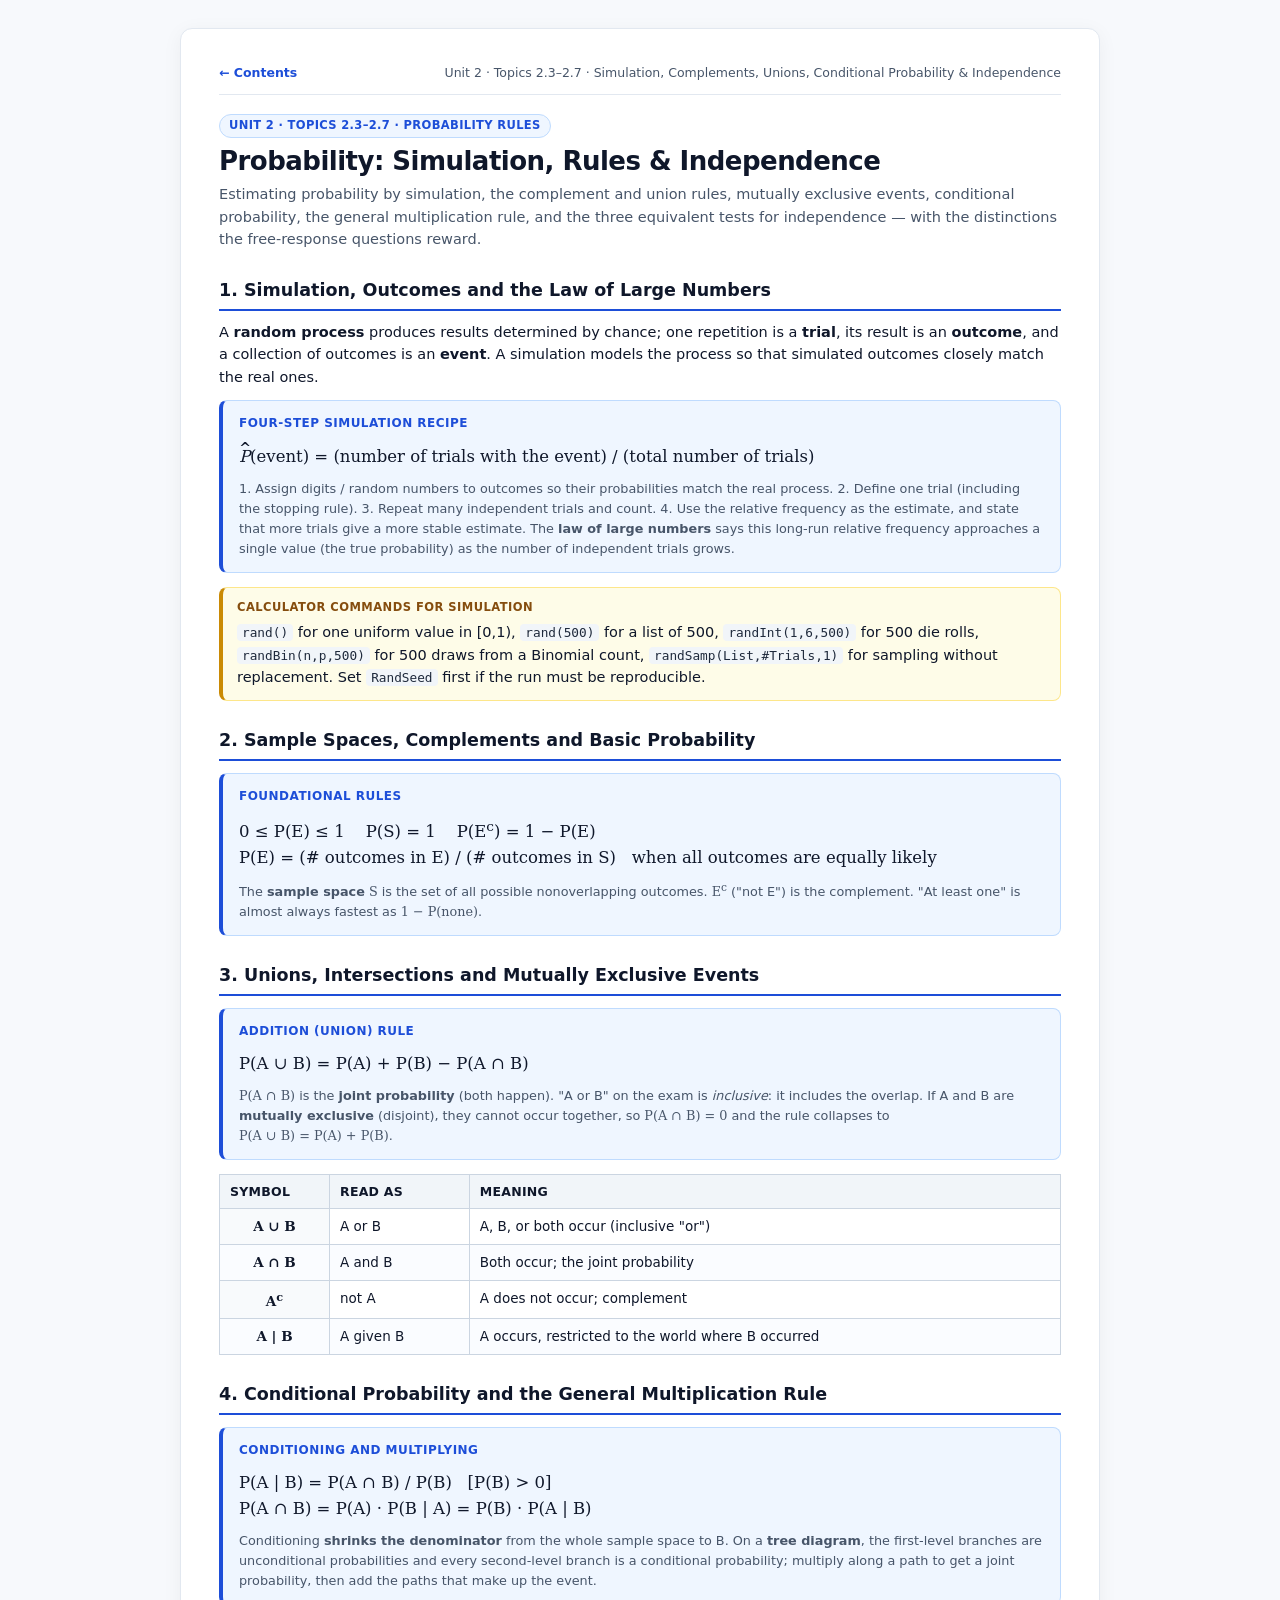
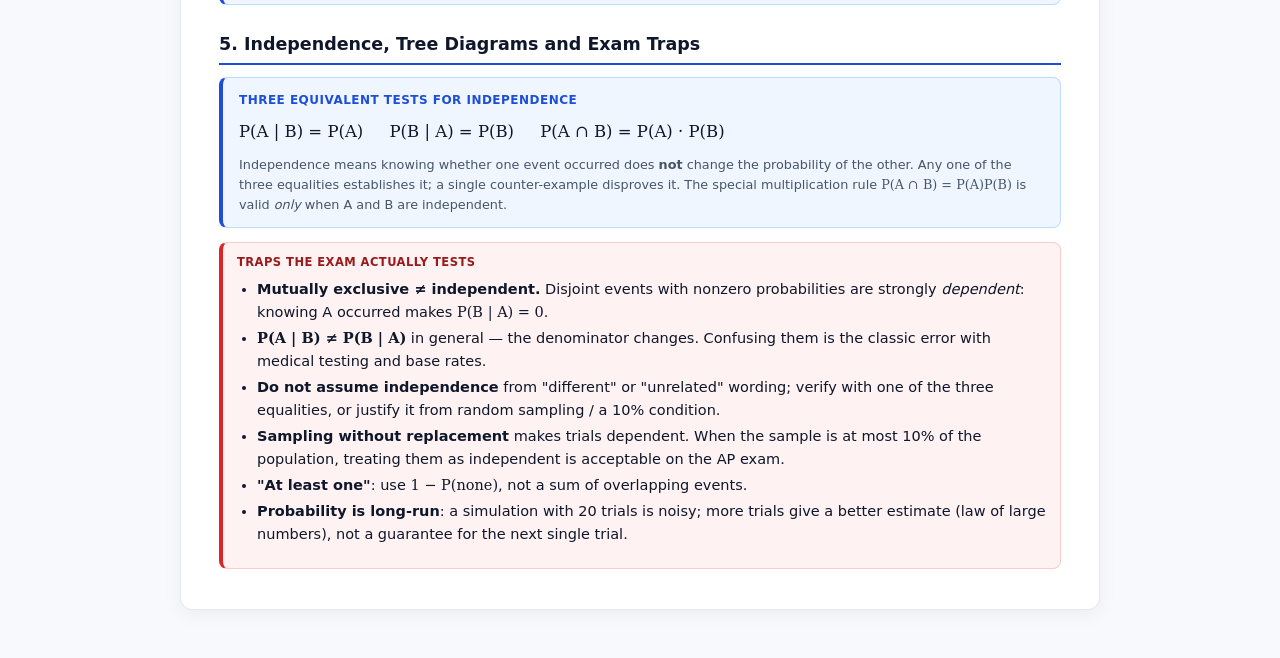
<file: probability-rules.html>
<!DOCTYPE html>
<html lang="en">
<head>
  <meta charset="UTF-8" />
  <meta name="viewport" content="width=device-width, initial-scale=1.0" />
  <title>Probability Rules — Stats Cheat Sheet</title>
  <link rel="stylesheet" href="styles.css" />
</head>
<body>
  <div class="page">
    <div class="topbar no-print">
      <a href="index.html">← Contents</a>
      <span>Unit 2 · Topics 2.3–2.7 · Simulation, Complements, Unions, Conditional Probability &amp; Independence</span>
    </div>

    <span class="badge">Unit 2 · Topics 2.3–2.7 · Probability Rules</span>
    <h1>Probability: Simulation, Rules &amp; Independence</h1>
    <p class="subtitle">
      Estimating probability by simulation, the complement and union rules, mutually exclusive
      events, conditional probability, the general multiplication rule, and the three equivalent
      tests for independence — with the distinctions the free-response questions reward.
    </p>

    <h2>1. Simulation, Outcomes and the Law of Large Numbers</h2>
    <p>
      A <strong>random process</strong> produces results determined by chance; one repetition is a
      <strong>trial</strong>, its result is an <strong>outcome</strong>, and a collection of outcomes is
      an <strong>event</strong>. A simulation models the process so that simulated outcomes closely
      match the real ones.
    </p>
    <div class="formula-card">
      <div class="formula-title">Four-Step Simulation Recipe</div>
      <div class="formula-main">
        <span class="m">
          <span class="hat-wrap">P</span>(event) = (number of trials with the event) / (total number of trials)
        </span>
      </div>
      <div class="formula-note">
        1. Assign digits / random numbers to outcomes so their probabilities match the real process.
        2. Define one trial (including the stopping rule). 3. Repeat many independent trials and count.
        4. Use the relative frequency as the estimate, and state that more trials give a more stable
        estimate. The <strong>law of large numbers</strong> says this long-run relative frequency
        approaches a single value (the true probability) as the number of independent trials grows.
      </div>
    </div>
    <div class="box-note">
      <div class="box-label">Calculator commands for simulation</div>
      <p style="margin-bottom: 0;">
        <code>rand()</code> for one uniform value in [0,1), <code>rand(500)</code> for a list of 500,
        <code>randInt(1,6,500)</code> for 500 die rolls, <code>randBin(n,p,500)</code> for 500 draws
        from a Binomial count, <code>randSamp(List,#Trials,1)</code> for sampling without replacement.
        Set <code>RandSeed</code> first if the run must be reproducible.
      </p>
    </div>

    <h2>2. Sample Spaces, Complements and Basic Probability</h2>
    <div class="formula-card">
      <div class="formula-title">Foundational Rules</div>
      <div class="formula-main">
        <span class="m">
          0 &le; P(E) &le; 1 &nbsp;&nbsp; P(S) = 1 &nbsp;&nbsp; P(E<sup>c</sup>) = 1 &minus; P(E)<br />
          P(E) = (# outcomes in E) / (# outcomes in S) &nbsp; when all outcomes are equally likely
        </span>
      </div>
      <div class="formula-note">
        The <strong>sample space</strong> <span class="m">S</span> is the set of all possible
        nonoverlapping outcomes. <span class="m">E<sup>c</sup></span> ("not E") is the complement.
        "At least one" is almost always fastest as <span class="m">1 &minus; P(none)</span>.
      </div>
    </div>

    <h2>3. Unions, Intersections and Mutually Exclusive Events</h2>
    <div class="formula-card">
      <div class="formula-title">Addition (Union) Rule</div>
      <div class="formula-main">
        <span class="m">
          P(A &cup; B) = P(A) + P(B) &minus; P(A &cap; B)
        </span>
      </div>
      <div class="formula-note">
        <span class="m">P(A &cap; B)</span> is the <strong>joint probability</strong> (both happen).
        "A or B" on the exam is <em>inclusive</em>: it includes the overlap. If A and B are
        <strong>mutually exclusive</strong> (disjoint), they cannot occur together, so
        <span class="m">P(A &cap; B) = 0</span> and the rule collapses to
        <span class="m">P(A &cup; B) = P(A) + P(B)</span>.
      </div>
    </div>
    <table>
      <thead><tr><th>Symbol</th><th>Read as</th><th>Meaning</th></tr></thead>
      <tbody>
        <tr><td class="sym-col"><span class="m">A &cup; B</span></td><td>A or B</td><td>A, B, or both occur (inclusive "or")</td></tr>
        <tr><td class="sym-col"><span class="m">A &cap; B</span></td><td>A and B</td><td>Both occur; the joint probability</td></tr>
        <tr><td class="sym-col"><span class="m">A<sup>c</sup></span></td><td>not A</td><td>A does not occur; complement</td></tr>
        <tr><td class="sym-col"><span class="m">A | B</span></td><td>A given B</td><td>A occurs, restricted to the world where B occurred</td></tr>
      </tbody>
    </table>

    <h2>4. Conditional Probability and the General Multiplication Rule</h2>
    <div class="formula-card">
      <div class="formula-title">Conditioning and Multiplying</div>
      <div class="formula-main">
        <span class="m">
          P(A | B) = P(A &cap; B) / P(B) &nbsp;&nbsp;[P(B) &gt; 0]<br />
          P(A &cap; B) = P(A) &middot; P(B | A) = P(B) &middot; P(A | B)
        </span>
      </div>
      <div class="formula-note">
        Conditioning <strong>shrinks the denominator</strong> from the whole sample space to B.
        On a <strong>tree diagram</strong>, the first-level branches are unconditional probabilities
        and every second-level branch is a conditional probability; multiply along a path to get a
        joint probability, then add the paths that make up the event.
      </div>
    </div>

    <h2>5. Independence, Tree Diagrams and Exam Traps</h2>
    <div class="formula-card">
      <div class="formula-title">Three Equivalent Tests for Independence</div>
      <div class="formula-main">
        <span class="m">
          P(A | B) = P(A) &nbsp;&nbsp;&nbsp; P(B | A) = P(B) &nbsp;&nbsp;&nbsp; P(A &cap; B) = P(A) &middot; P(B)
        </span>
      </div>
      <div class="formula-note">
        Independence means knowing whether one event occurred does <strong>not</strong> change the
        probability of the other. Any one of the three equalities establishes it; a single
        counter-example disproves it. The special multiplication rule
        <span class="m">P(A &cap; B) = P(A)P(B)</span> is valid <em>only</em> when A and B are independent.
      </div>
    </div>

    <div class="box-warn">
      <div class="box-label">Traps the exam actually tests</div>
      <ul>
        <li><strong>Mutually exclusive &ne; independent.</strong> Disjoint events with nonzero
          probabilities are strongly <em>dependent</em>: knowing A occurred makes
          <span class="m">P(B | A) = 0</span>.</li>
        <li><strong><span class="m">P(A | B) &ne; P(B | A)</span></strong> in general — the denominator changes.
          Confusing them is the classic error with medical testing and base rates.</li>
        <li><strong>Do not assume independence</strong> from "different" or "unrelated" wording; verify with
          one of the three equalities, or justify it from random sampling / a 10% condition.</li>
        <li><strong>Sampling without replacement</strong> makes trials dependent. When the sample is at
          most 10% of the population, treating them as independent is acceptable on the AP exam.</li>
        <li><strong>"At least one"</strong>: use <span class="m">1 &minus; P(none)</span>, not a sum of overlapping events.</li>
        <li><strong>Probability is long-run</strong>: a simulation with 20 trials is noisy; more trials give
          a better estimate (law of large numbers), not a guarantee for the next single trial.</li>
      </ul>
    </div>
  </div>
</body>
</html>
</file>
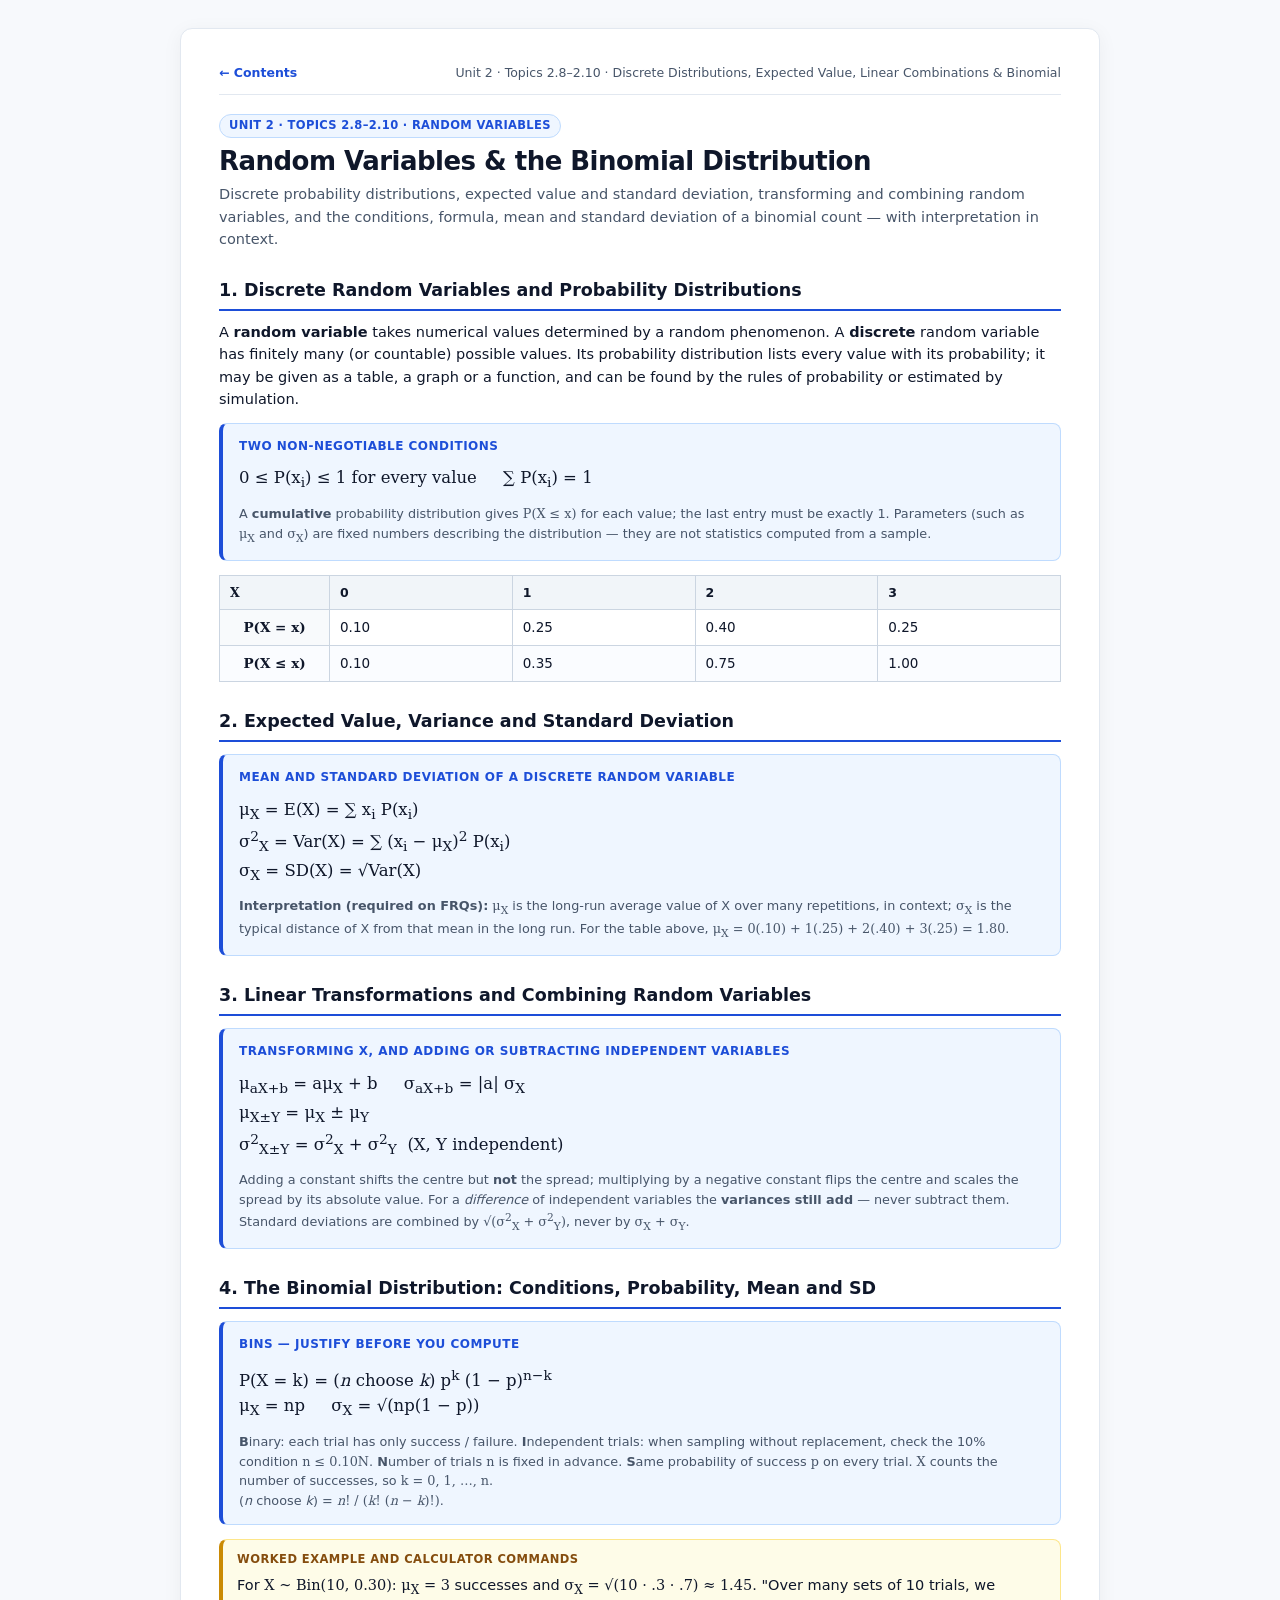
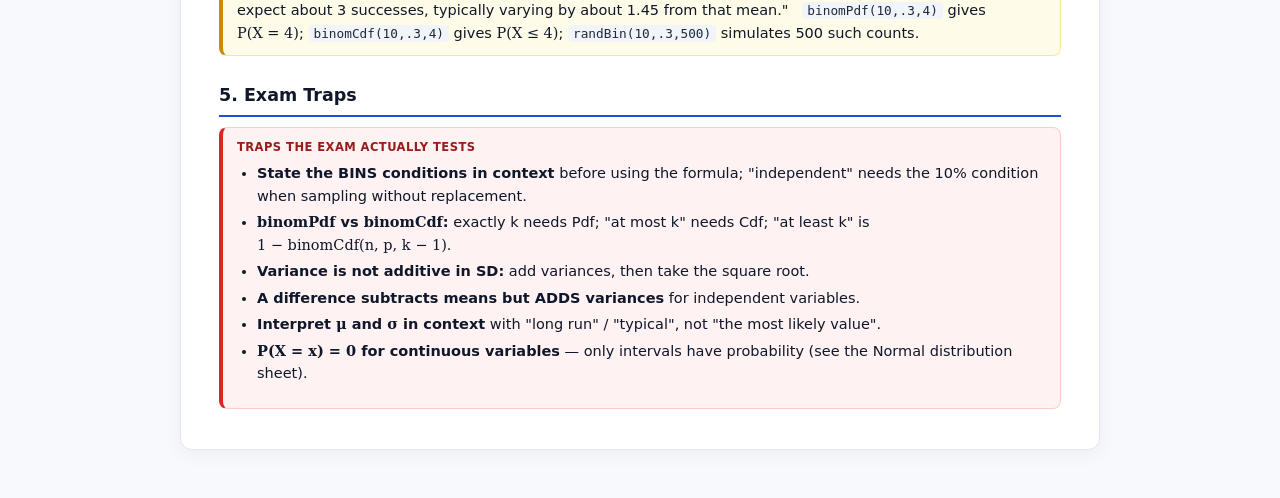
<file: random-variables.html>
<!DOCTYPE html>
<html lang="en">
<head>
  <meta charset="UTF-8" />
  <meta name="viewport" content="width=device-width, initial-scale=1.0" />
  <title>Random Variables &amp; the Binomial Distribution — Stats Cheat Sheet</title>
  <link rel="stylesheet" href="styles.css" />
</head>
<body>
  <div class="page">
    <div class="topbar no-print">
      <a href="index.html">← Contents</a>
      <span>Unit 2 · Topics 2.8–2.10 · Discrete Distributions, Expected Value, Linear Combinations &amp; Binomial</span>
    </div>

    <span class="badge">Unit 2 · Topics 2.8–2.10 · Random Variables</span>
    <h1>Random Variables &amp; the Binomial Distribution</h1>
    <p class="subtitle">
      Discrete probability distributions, expected value and standard deviation, transforming and
      combining random variables, and the conditions, formula, mean and standard deviation of a
      binomial count — with interpretation in context.
    </p>

    <h2>1. Discrete Random Variables and Probability Distributions</h2>
    <p>
      A <strong>random variable</strong> takes numerical values determined by a random phenomenon.
      A <strong>discrete</strong> random variable has finitely many (or countable) possible values.
      Its probability distribution lists every value with its probability; it may be given as a table,
      a graph or a function, and can be found by the rules of probability or estimated by simulation.
    </p>
    <div class="formula-card">
      <div class="formula-title">Two Non-Negotiable Conditions</div>
      <div class="formula-main">
        <span class="m">
          0 &le; P(x<sub>i</sub>) &le; 1 for every value &nbsp;&nbsp;&nbsp; &sum; P(x<sub>i</sub>) = 1
        </span>
      </div>
      <div class="formula-note">
        A <strong>cumulative</strong> probability distribution gives
        <span class="m">P(X &le; x)</span> for each value; the last entry must be exactly 1.
        Parameters (such as <span class="m">&mu;<sub>X</sub></span> and
        <span class="m">&sigma;<sub>X</sub></span>) are fixed numbers describing the distribution —
        they are not statistics computed from a sample.
      </div>
    </div>
    <table>
      <thead><tr><th><span class="m">x</span></th><th>0</th><th>1</th><th>2</th><th>3</th></tr></thead>
      <tbody>
        <tr><td class="sym-col"><span class="m">P(X = x)</span></td><td>0.10</td><td>0.25</td><td>0.40</td><td>0.25</td></tr>
        <tr><td class="sym-col"><span class="m">P(X &le; x)</span></td><td>0.10</td><td>0.35</td><td>0.75</td><td>1.00</td></tr>
      </tbody>
    </table>

    <h2>2. Expected Value, Variance and Standard Deviation</h2>
    <div class="formula-card">
      <div class="formula-title">Mean and Standard Deviation of a Discrete Random Variable</div>
      <div class="formula-main">
        <span class="m">
          &mu;<sub>X</sub> = E(X) = &sum; x<sub>i</sub> P(x<sub>i</sub>)<br />
          &sigma;<sup>2</sup><sub>X</sub> = Var(X) = &sum; (x<sub>i</sub> &minus; &mu;<sub>X</sub>)<sup>2</sup> P(x<sub>i</sub>)<br />
          &sigma;<sub>X</sub> = SD(X) = &radic;Var(X)
        </span>
      </div>
      <div class="formula-note">
        <strong>Interpretation (required on FRQs):</strong> <span class="m">&mu;<sub>X</sub></span> is the
        long-run average value of X over many repetitions, in context;
        <span class="m">&sigma;<sub>X</sub></span> is the typical distance of X from that mean in the
        long run. For the table above,
        <span class="m">&mu;<sub>X</sub> = 0(.10) + 1(.25) + 2(.40) + 3(.25) = 1.80</span>.
      </div>
    </div>

    <h2>3. Linear Transformations and Combining Random Variables</h2>
    <div class="formula-card">
      <div class="formula-title">Transforming X, and Adding or Subtracting Independent Variables</div>
      <div class="formula-main">
        <span class="m">
          &mu;<sub>aX+b</sub> = a&mu;<sub>X</sub> + b &nbsp;&nbsp;&nbsp; &sigma;<sub>aX+b</sub> = |a| &sigma;<sub>X</sub><br />
          &mu;<sub>X&plusmn;Y</sub> = &mu;<sub>X</sub> &plusmn; &mu;<sub>Y</sub><br />
          &sigma;<sup>2</sup><sub>X&plusmn;Y</sub> = &sigma;<sup>2</sup><sub>X</sub> + &sigma;<sup>2</sup><sub>Y</sub> &nbsp;(X, Y independent)
        </span>
      </div>
      <div class="formula-note">
        Adding a constant shifts the centre but <strong>not</strong> the spread; multiplying by a
        negative constant flips the centre and scales the spread by its absolute value. For a
        <em>difference</em> of independent variables the <strong>variances still add</strong> —
        never subtract them. Standard deviations are combined by
        <span class="m">&radic;(&sigma;<sup>2</sup><sub>X</sub> + &sigma;<sup>2</sup><sub>Y</sub>)</span>,
        never by <span class="m">&sigma;<sub>X</sub> + &sigma;<sub>Y</sub></span>.
      </div>
    </div>

    <h2>4. The Binomial Distribution: Conditions, Probability, Mean and SD</h2>
    <div class="formula-card">
      <div class="formula-title">BINS — Justify Before You Compute</div>
      <div class="formula-main">
        <span class="m">
          P(X = k) = (<i>n</i> choose <i>k</i>) p<sup>k</sup> (1 &minus; p)<sup>n&minus;k</sup><br />
          &mu;<sub>X</sub> = np &nbsp;&nbsp;&nbsp; &sigma;<sub>X</sub> = &radic;(np(1 &minus; p))
        </span>
      </div>
      <div class="formula-note">
        <strong>B</strong>inary: each trial has only success / failure.
        <strong>I</strong>ndependent trials: when sampling without replacement, check the 10% condition
        <span class="m">n &le; 0.10N</span>. <strong>N</strong>umber of trials <span class="m">n</span> is
        fixed in advance. <strong>S</strong>ame probability of success <span class="m">p</span> on every
        trial. <span class="m">X</span> counts the number of successes, so
        <span class="m">k = 0, 1, &hellip;, n</span>.
        <br />
        (<i>n</i> choose <i>k</i>) = <span class="m"><i>n</i>! / (<i>k</i>! (<i>n</i> &minus; <i>k</i>)!)</span>.
      </div>
    </div>
    <div class="box-note">
      <div class="box-label">Worked example and calculator commands</div>
      <p style="margin-bottom: 0;">
        For <span class="m">X ~ Bin(10, 0.30)</span>:
        <span class="m">&mu;<sub>X</sub> = 3</span> successes and
        <span class="m">&sigma;<sub>X</sub> = &radic;(10 &middot; .3 &middot; .7) &asymp; 1.45</span>.
        "Over many sets of 10 trials, we expect about 3 successes, typically varying by about 1.45
        from that mean." &nbsp;
        <code>binomPdf(10,.3,4)</code> gives <span class="m">P(X = 4)</span>;
        <code>binomCdf(10,.3,4)</code> gives <span class="m">P(X &le; 4)</span>;
        <code>randBin(10,.3,500)</code> simulates 500 such counts.
      </p>
    </div>

    <h2>5. Exam Traps</h2>
    <div class="box-warn">
      <div class="box-label">Traps the exam actually tests</div>
      <ul>
        <li><strong>State the BINS conditions in context</strong> before using the formula; "independent"
          needs the 10% condition when sampling without replacement.</li>
        <li><strong><span class="m">binomPdf</span> vs <span class="m">binomCdf</span>:</strong> exactly k
          needs Pdf; "at most k" needs Cdf; "at least k" is
          <span class="m">1 &minus; binomCdf(n, p, k &minus; 1)</span>.</li>
        <li><strong>Variance is not additive in SD:</strong> add variances, then take the square root.</li>
        <li><strong>A difference subtracts means but ADDS variances</strong> for independent variables.</li>
        <li><strong>Interpret <span class="m">&mu;</span> and <span class="m">&sigma;</span> in context</strong>
          with "long run" / "typical", not "the most likely value".</li>
        <li><strong><span class="m">P(X = x) = 0</span> for continuous variables</strong> — only intervals
          have probability (see the Normal distribution sheet).</li>
      </ul>
    </div>
  </div>
</body>
</html>
</file>
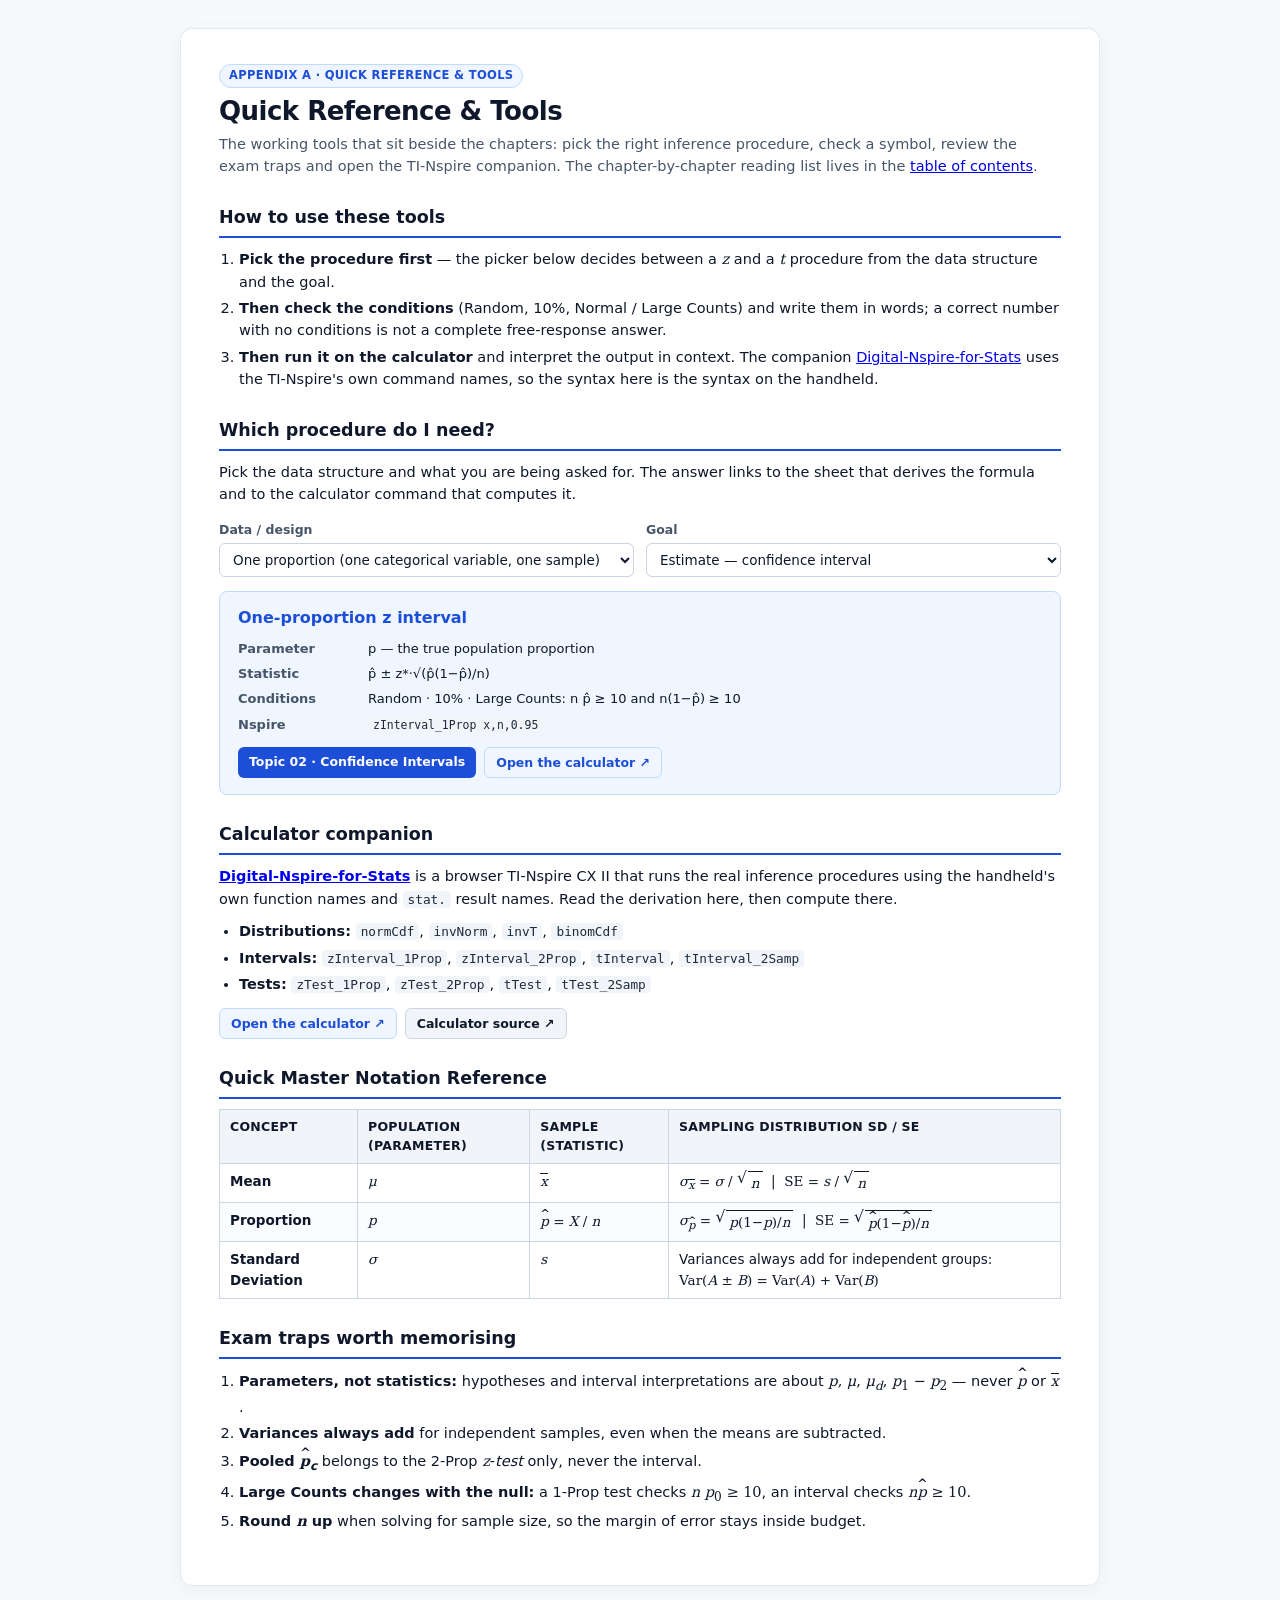
<file: reference.html>
<!DOCTYPE html>
<html lang="en">
<head>
  <meta charset="UTF-8" />
  <meta name="viewport" content="width=device-width, initial-scale=1.0" />
  <title>Quick Reference &amp; Tools — Stats Cheat Sheet</title>
  <meta name="description" content="Appendix A of the AP Statistics lecture notes: the inference procedure picker, the notation table, exam traps, the calculator companion and the roadmap for upcoming units." />
  <link rel="stylesheet" href="styles.css" />
  <style>
    .topic-grid {
      display: grid;
      grid-template-columns: repeat(2, minmax(0, 1fr));
      gap: 14px;
      margin: 16px 0 24px;
    }
    .topic-card {
      border: 1px solid var(--border);
      border-radius: 10px;
      padding: 16px 18px;
      background: #ffffff;
      display: flex;
      flex-direction: column;
      justify-content: space-between;
    }
    .topic-card h3 {
      margin: 6px 0 6px;
      font-size: 16px;
      color: var(--ink);
    }
    .topic-card p {
      font-size: 13.5px;
      color: var(--muted);
      margin-bottom: 12px;
    }
    .btn-row {
      display: flex;
      gap: 8px;
      flex-wrap: wrap;
    }
    .btn {
      display: inline-block;
      padding: 5px 11px;
      border-radius: 6px;
      font-size: 12.5px;
      font-weight: 600;
      text-decoration: none;
    }
    .btn-html {
      background: var(--accent);
      color: #ffffff;
    }
    .btn-pdf {
      background: var(--code-bg);
      color: var(--ink);
      border: 1px solid var(--border);
    }
    .btn-calc {
      background: var(--accent-bg);
      color: var(--accent);
      border: 1px solid var(--accent-border);
    }
    .lecture-note {
      border-left: 4px solid var(--accent);
      background: var(--accent-bg);
      border-radius: 0 8px 8px 0;
      padding: 12px 18px;
      margin: 14px 0 22px;
      font-size: 13.5px;
    }
    .lecture-note p { margin: 6px 0; }
    .picker {
      display: flex;
      flex-wrap: wrap;
      gap: 12px;
      margin: 14px 0 0;
    }
    .picker label {
      display: flex;
      flex-direction: column;
      gap: 4px;
      flex: 1 1 240px;
      font-size: 12.5px;
      font-weight: 600;
      color: var(--muted);
    }
    .picker select {
      font: inherit;
      font-weight: 400;
      font-size: 13.5px;
      color: var(--ink);
      padding: 7px 9px;
      border: 1px solid var(--border);
      border-radius: 6px;
      background: #ffffff;
    }
    .picker-result {
      margin-top: 14px;
      border: 1px solid var(--accent-border);
      background: var(--accent-bg);
      border-radius: 8px;
      padding: 14px 18px 16px;
    }
    .picker-result h3 { margin: 0 0 8px; font-size: 16px; }
    .picker-result dl { margin: 0; display: grid; grid-template-columns: 120px 1fr; gap: 5px 10px; font-size: 13px; }
    .picker-result dt { font-weight: 700; color: var(--muted); }
    .picker-result dd { margin: 0; }
    .picker-result code { background: var(--code-bg); padding: 1px 5px; border-radius: 4px; }
    .picker-result .btn-row { margin-top: 12px; }
    .roadmap { width: 100%; border-collapse: collapse; font-size: 13.5px; }
    .roadmap th, .roadmap td { border: 1px solid var(--border-soft); padding: 8px 10px; text-align: left; }
    .roadmap th { background: var(--code-bg); }
    @media (max-width: 720px) {
      .topic-grid { grid-template-columns: 1fr; }
      .picker-result dl { grid-template-columns: 1fr; gap: 2px; }
      .picker-result dd { margin-bottom: 7px; }
    }
    @media print { .picker, .picker-result { display: none; } }
  </style>
</head>
<body>
  <div class="page">
    <span class="badge">Appendix A &middot; Quick Reference &amp; Tools</span>
    <h1>Quick Reference &amp; Tools</h1>
    <p class="subtitle">
      The working tools that sit beside the chapters: pick the right inference procedure, check a
      symbol, review the exam traps and open the TI-Nspire companion. The chapter-by-chapter reading
      list lives in the <a href="index.html">table of contents</a>.
    </p>

    <h2>How to use these tools</h2>
    <ol>
      <li><strong>Pick the procedure first</strong> &mdash; the picker below decides between a <span class="m"><i>z</i></span> and a <span class="m"><i>t</i></span> procedure from the data structure and the goal.</li>
      <li><strong>Then check the conditions</strong> (Random, 10%, Normal / Large Counts) and write them in words; a correct number with no conditions is not a complete free-response answer.</li>
      <li><strong>Then run it on the calculator</strong> and interpret the output in context. The companion <a href="https://franky100-pig.github.io/Digital-Nspire-for-Stats/" target="_blank" rel="noopener">Digital-Nspire-for-Stats</a> uses the TI-Nspire's own command names, so the syntax here is the syntax on the handheld.</li>
    </ol>

    <h2 id="procedure-picker">Which procedure do I need?</h2>
    <p>Pick the data structure and what you are being asked for. The answer links to the sheet that derives the formula and to the calculator command that computes it.</p>
    <div class="picker no-print">
      <label for="pickerData">Data / design
        <select id="pickerData">
          <option value="one-prop">One proportion (one categorical variable, one sample)</option>
          <option value="two-prop">Two proportions (two independent samples)</option>
          <option value="one-mean">One quantitative mean (one sample)</option>
          <option value="paired">Paired quantitative data (matched pairs)</option>
          <option value="two-mean">Two quantitative means (two independent samples)</option>
        </select>
      </label>
      <label for="pickerGoal">Goal
        <select id="pickerGoal">
          <option value="estimate">Estimate &mdash; confidence interval</option>
          <option value="test">Decide &mdash; significance test</option>
        </select>
      </label>
    </div>
    <div class="picker-result no-print" id="pickerResult" aria-live="polite"></div>

    <h2>Calculator companion</h2>
    <p>
      <a href="https://franky100-pig.github.io/Digital-Nspire-for-Stats/" target="_blank" rel="noopener"><strong>Digital-Nspire-for-Stats</strong></a>
      is a browser TI-Nspire CX II that runs the real inference procedures using the handheld's own
      function names and <code>stat.</code> result names. Read the derivation here, then compute there.
    </p>
    <ul>
      <li><strong>Distributions:</strong> <code>normCdf</code>, <code>invNorm</code>, <code>invT</code>, <code>binomCdf</code></li>
      <li><strong>Intervals:</strong> <code>zInterval_1Prop</code>, <code>zInterval_2Prop</code>, <code>tInterval</code>, <code>tInterval_2Samp</code></li>
      <li><strong>Tests:</strong> <code>zTest_1Prop</code>, <code>zTest_2Prop</code>, <code>tTest</code>, <code>tTest_2Samp</code></li>
    </ul>
    <p class="btn-row">
      <a class="btn btn-calc" href="https://franky100-pig.github.io/Digital-Nspire-for-Stats/" target="_blank" rel="noopener">Open the calculator &#8599;</a>
      <a class="btn btn-pdf" href="https://github.com/Franky100-pig/Digital-Nspire-for-Stats" target="_blank" rel="noopener">Calculator source &#8599;</a>
    </p>

    <h2>Quick Master Notation Reference</h2>
    <table>
      <thead>
        <tr>
          <th>Concept</th>
          <th>Population (Parameter)</th>
          <th>Sample (Statistic)</th>
          <th>Sampling Distribution SD / SE</th>
        </tr>
      </thead>
      <tbody>
        <tr>
          <td><strong>Mean</strong></td>
          <td><span class="m"><i>&mu;</i></span></td>
          <td><span class="xbar">x</span></td>
          <td><span class="m"><i>&sigma;</i><sub><span class="xbar">x</span></sub> = <i>&sigma;</i> / <span class="radic"><span class="r-sign">&radic;</span><span class="r-body"><i>n</i></span></span></span> &nbsp;|&nbsp; <span class="m">SE = <i>s</i> / <span class="radic"><span class="r-sign">&radic;</span><span class="r-body"><i>n</i></span></span></span></td>
        </tr>
        <tr>
          <td><strong>Proportion</strong></td>
          <td><span class="m"><i>p</i></span></td>
          <td><span class="hat-wrap">p</span> <span class="m">= <i>X</i> / <i>n</i></span></td>
          <td><span class="m"><i>&sigma;</i><sub><span class="hat-wrap">p</span></sub> = <span class="radic"><span class="r-sign">&radic;</span><span class="r-body"><i>p</i>(1&minus;<i>p</i>)/<i>n</i></span></span></span> &nbsp;|&nbsp; <span class="m">SE = <span class="radic"><span class="r-sign">&radic;</span><span class="r-body"><span class="hat-wrap">p</span>(1&minus;<span class="hat-wrap">p</span>)/<i>n</i></span></span></span></td>
        </tr>
        <tr>
          <td><strong>Standard Deviation</strong></td>
          <td><span class="m"><i>&sigma;</i></span></td>
          <td><span class="m"><i>s</i></span></td>
          <td>Variances always add for independent groups: <span class="m">Var(<i>A</i> &plusmn; <i>B</i>) = Var(<i>A</i>) + Var(<i>B</i>)</span></td>
        </tr>
      </tbody>
    </table>

    <h2>Exam traps worth memorising</h2>
    <ol>
      <li><strong>Parameters, not statistics:</strong> hypotheses and interval interpretations are about <span class="m"><i>p</i>, <i>&mu;</i>, <i>&mu;<sub>d</sub></i>, <i>p</i><sub>1</sub> &minus; <i>p</i><sub>2</sub></span> &mdash; never <span class="hat-wrap">p</span> or <span class="xbar">x</span>.</li>
      <li><strong>Variances always add</strong> for independent samples, even when the means are subtracted.</li>
      <li><strong>Pooled <span class="hat-wrap">p</span><sub><i>c</i></sub></strong> belongs to the 2-Prop <span class="m"><i>z</i></span>-<em>test</em> only, never the interval.</li>
      <li><strong>Large Counts changes with the null:</strong> a 1-Prop test checks <span class="m"><i>n p</i><sub>0</sub> &ge; 10</span>, an interval checks <span class="m"><i>n</i><span class="hat-wrap">p</span> &ge; 10</span>.</li>
      <li><strong>Round <span class="m"><i>n</i></span> up</strong> when solving for sample size, so the margin of error stays inside budget.</li>
    </ol>
  </div>

  <script>
  "use strict";
  /* The procedure picker is deliberately a lookup table, not a solver: it can
     only show conclusions that are written down in the sheets themselves. */
  (function () {
    const CALC = "https://franky100-pig.github.io/Digital-Nspire-for-Stats/";
    const P = {
      "one-prop": {
        estimate: {
          name: "One-proportion z interval",
          parameter: "p — the true population proportion",
          formula: "p̂ ± z*·√(p̂(1−p̂)/n)",
          conditions: "Random · 10% · Large Counts: n p̂ ≥ 10 and n(1−p̂) ≥ 10",
          sheet: "confidence-intervals.html", sheetLabel: "Topic 02 · Confidence Intervals",
          command: "zInterval_1Prop x,n,0.95"
        },
        test: {
          name: "One-proportion z test",
          parameter: "p — tested against a claimed p₀",
          formula: "z = (p̂ − p₀) / √(p₀(1−p₀)/n)",
          conditions: "Random · 10% · Large Counts uses p₀, not p̂: n p₀ ≥ 10 and n(1−p₀) ≥ 10",
          sheet: "z-tests-proportions.html", sheetLabel: "Topic 03 · z-Tests",
          command: "zTest_1Prop p0,x,n"
        }
      },
      "two-prop": {
        estimate: {
          name: "Two-proportion z interval",
          parameter: "p₁ − p₂ — the difference in population proportions",
          formula: "(p̂₁ − p̂₂) ± z*·√(p̂₁(1−p̂₁)/n₁ + p̂₂(1−p̂₂)/n₂)",
          conditions: "Random · independent samples · 10% · four Large Counts checks",
          sheet: "confidence-intervals.html", sheetLabel: "Topic 02 · Confidence Intervals",
          command: "zInterval_2Prop x1,n1,x2,n2,0.95"
        },
        test: {
          name: "Two-proportion z test",
          parameter: "p₁ − p₂ — H₀: p₁ = p₂",
          formula: "z = (p̂₁ − p̂₂) / √(p̂c(1−p̂c)(1/n₁ + 1/n₂)), with the pooled p̂c",
          conditions: "Random · independent · 10% · pooled success/failure counts ≥ 10",
          sheet: "z-tests-proportions.html", sheetLabel: "Topic 03 · z-Tests",
          command: "zTest_2Prop x1,n1,x2,n2"
        }
      },
      "one-mean": {
        estimate: {
          name: "One-sample t interval for a mean",
          parameter: "μ — the true population mean",
          formula: "x̄ ± t*·(s/√n), with df = n − 1",
          conditions: "Random · 10% · Normal population or n ≥ 30 (check the sample for skew/outliers)",
          sheet: "confidence-intervals.html", sheetLabel: "Topic 02 · Confidence Intervals",
          command: "tInterval List,,0.95"
        },
        test: {
          name: "One-sample t test for a mean",
          parameter: "μ — tested against a claimed μ₀",
          formula: "t = (x̄ − μ₀)/(s/√n), with df = n − 1",
          conditions: "Random · 10% · Normal / large sample",
          sheet: "t-tests-means.html", sheetLabel: "Topic 04 · t-Tests",
          command: "tTest μ0,List"
        }
      },
      "paired": {
        estimate: {
          name: "Matched-pairs t interval",
          parameter: "μd — the true mean difference within pairs",
          formula: "d̄ ± t*·(sd/√n), computed from the difference list only",
          conditions: "Pairs are random · 10% for pairs · Normal differences or n ≥ 30",
          sheet: "confidence-intervals.html", sheetLabel: "Topic 02 · Confidence Intervals",
          command: "tInterval ΔList,,0.95"
        },
        test: {
          name: "Matched-pairs t test",
          parameter: "μd — H₀: μd = 0",
          formula: "t = d̄/(sd/√n), with df = n − 1 on the differences",
          conditions: "Random pairs · 10% · Normal differences or n ≥ 30; NOT a 2-sample procedure",
          sheet: "t-tests-means.html", sheetLabel: "Topic 04 · t-Tests",
          command: "tTest 0,ΔList"
        }
      },
      "two-mean": {
        estimate: {
          name: "Two-sample t interval for a difference of means",
          parameter: "μ₁ − μ₂",
          formula: "(x̄₁ − x̄₂) ± t*·√(s₁²/n₁ + s₂²/n₂)",
          conditions: "Two independent random samples · 10% · both populations Normal or n₁, n₂ ≥ 30",
          sheet: "confidence-intervals.html", sheetLabel: "Topic 02 · Confidence Intervals",
          command: "tInterval_2Samp List1,List2"
        },
        test: {
          name: "Two-sample t test (Welch, unpooled)",
          parameter: "μ₁ − μ₂ — H₀: μ₁ = μ₂",
          formula: "t = (x̄₁ − x̄₂)/√(s₁²/n₁ + s₂²/n₂); df from Welch or conservative min(n₁−1, n₂−1)",
          conditions: "Independent random samples · 10% · Normal / large samples · do not pool variances",
          sheet: "t-tests-means.html", sheetLabel: "Topic 04 · t-Tests",
          command: "tTest_2Samp List1,List2"
        }
      }
    };

    const dataEl = document.getElementById("pickerData");
    const goalEl = document.getElementById("pickerGoal");
    const resultEl = document.getElementById("pickerResult");
    // The bilingual build injects window.STATS_I18N_ZH; the raw repository
    // page simply stays English when that data is not there.
    const ZH = window.STATS_I18N_ZH || null;

    function render() {
      const p = P[dataEl.value][goalEl.value];
      const zhNote = ZH && ZH[dataEl.value] && ZH[dataEl.value][goalEl.value];
      const zhRow = zhNote
        ? '<dt class="zh">中文提示</dt><dd class="zh">' + zhNote + '</dd>'
        : '';
      resultEl.innerHTML =
        '<h3>' + p.name + '</h3>' +
        '<dl>' +
          '<dt>Parameter</dt><dd>' + p.parameter + '</dd>' +
          '<dt>Statistic</dt><dd>' + p.formula + '</dd>' +
          '<dt>Conditions</dt><dd>' + p.conditions + '</dd>' +
          '<dt>Nspire</dt><dd><code>' + p.command + '</code></dd>' +
          zhRow +
        '</dl>' +
        '<div class="btn-row">' +
          '<a class="btn btn-html" href="' + p.sheet + '">' + p.sheetLabel + '</a>' +
          '<a class="btn btn-calc" href="' + CALC + '" target="_blank" rel="noopener">Open the calculator &#8599;</a>' +
        '</div>';
    }

    dataEl.addEventListener("change", render);
    goalEl.addEventListener("change", render);
    // The central settings store broadcasts a change; redraw the result card
    // so no dynamic text keeps the previous language/theme state.
    document.addEventListener("stats:settingschange", render);
    render();
  })();
  </script>
</body>
</html>
</file>
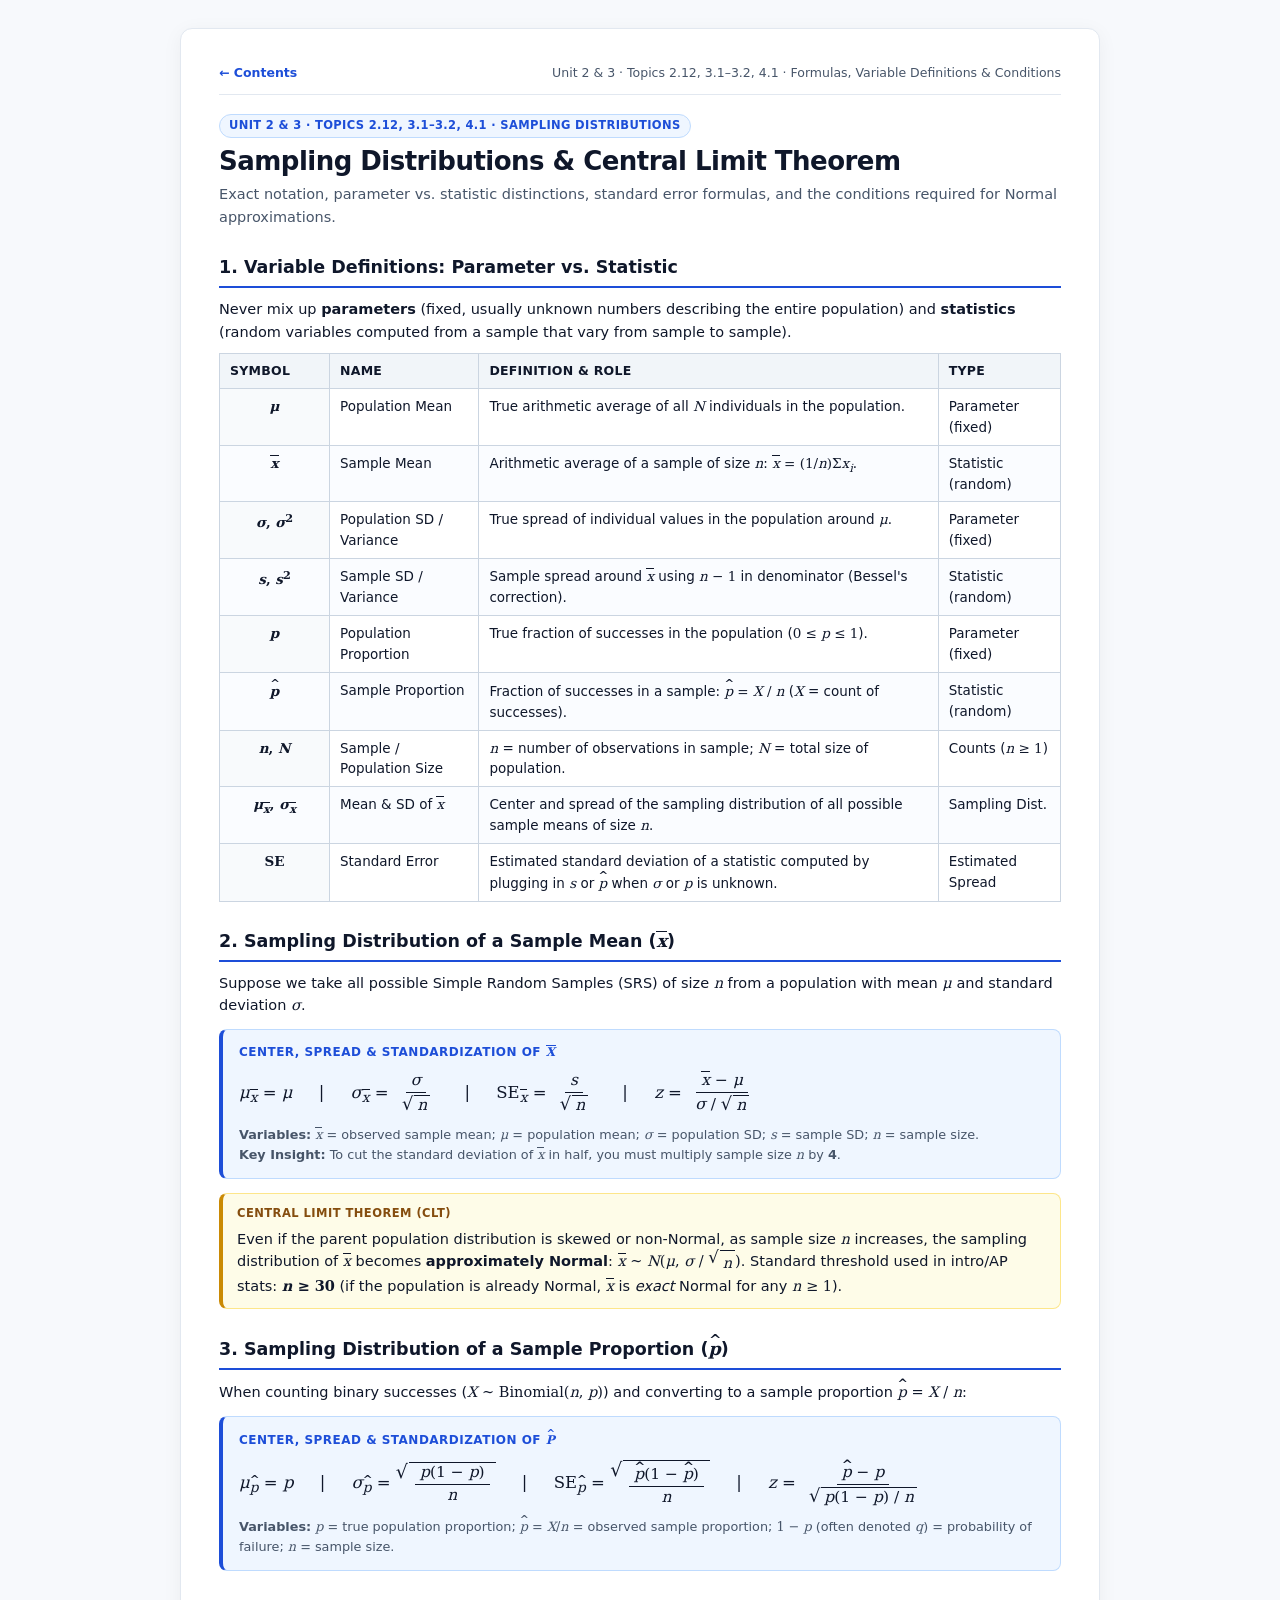
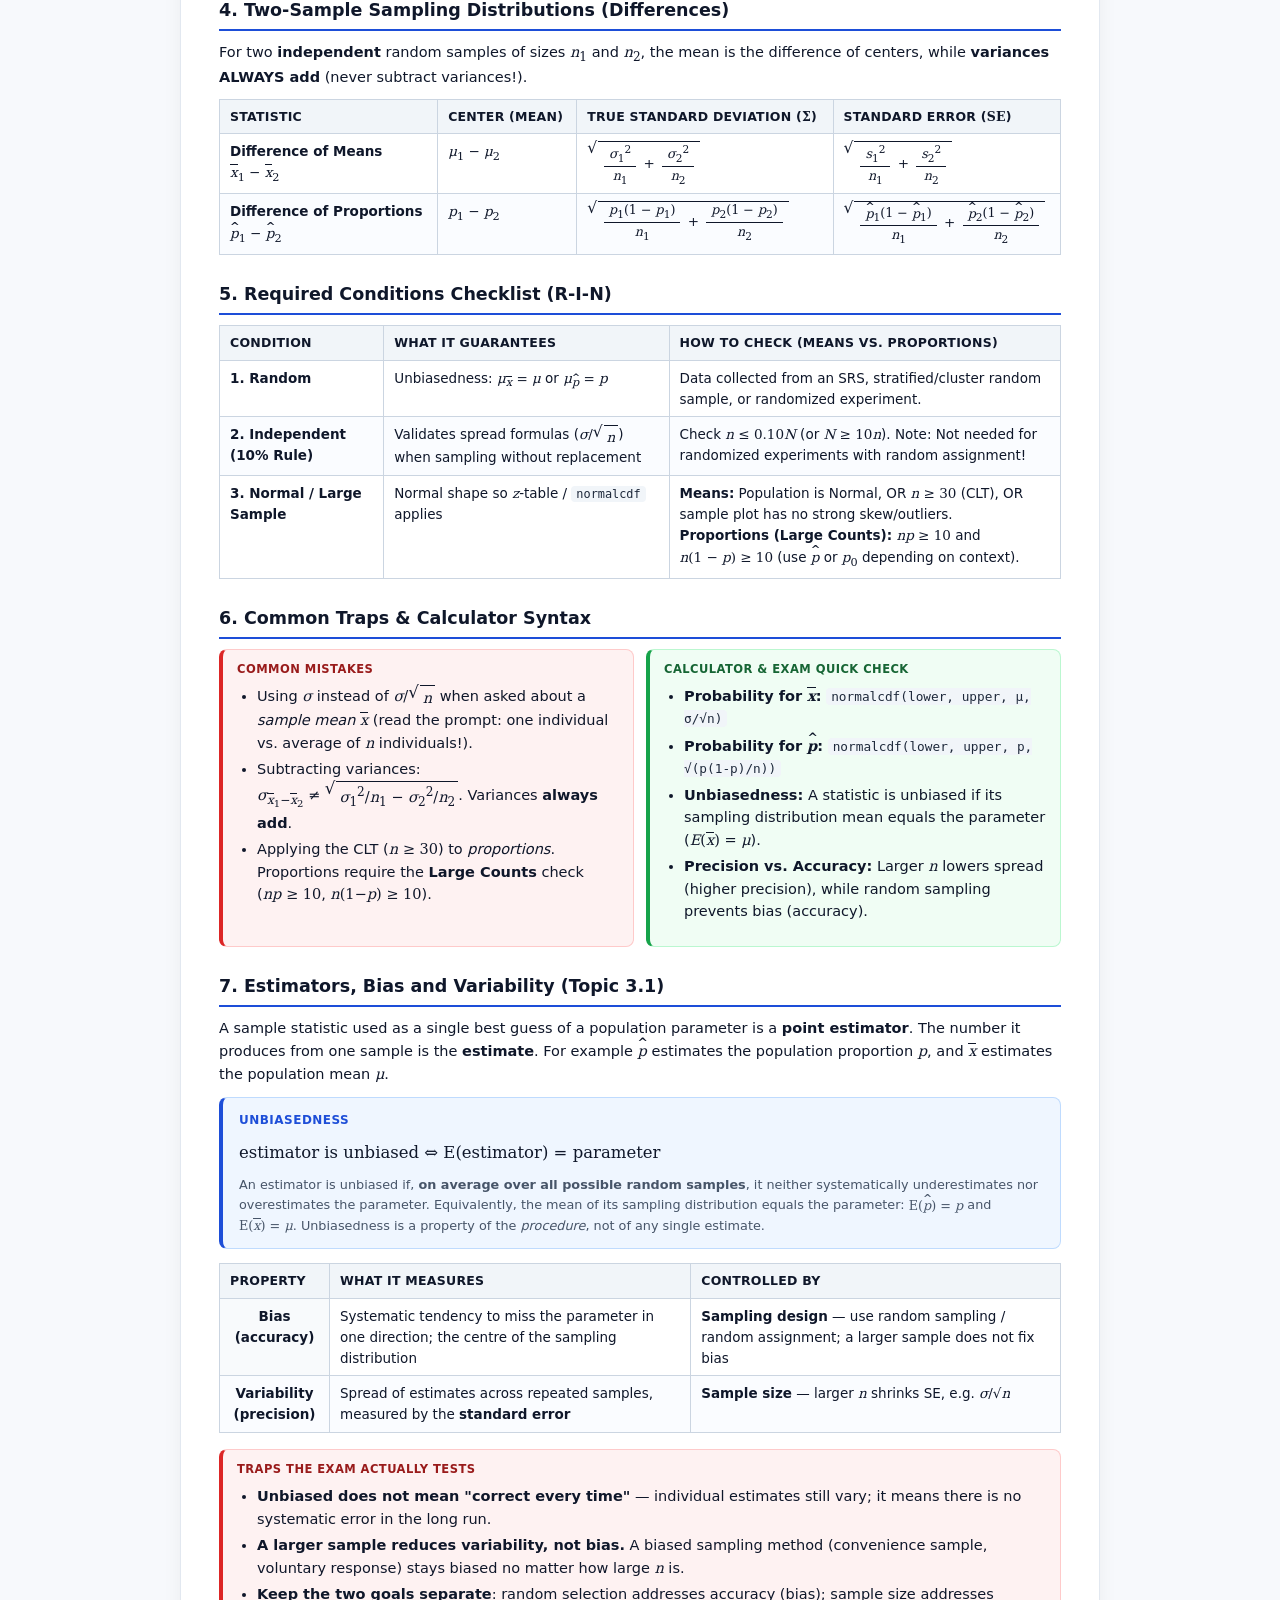
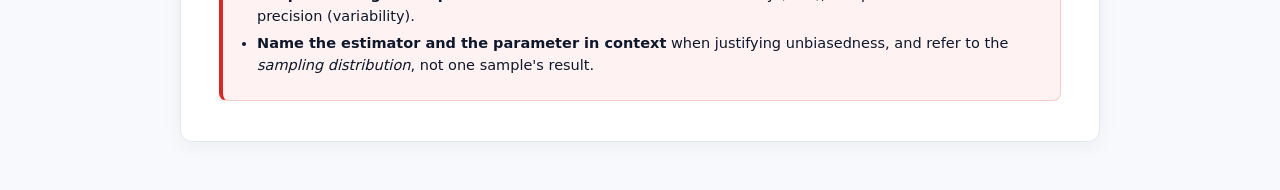
<file: sampling-distributions.html>
<!DOCTYPE html>
<html lang="en">
<head>
  <meta charset="UTF-8" />
  <meta name="viewport" content="width=device-width, initial-scale=1.0" />
  <title>Sampling Distributions &amp; Central Limit Theorem — Stats Cheat Sheet</title>
  <link rel="stylesheet" href="styles.css" />
</head>
<body>
  <div class="page">
    <div class="topbar no-print">
      <a href="index.html">← Contents</a>
      <span>Unit 2 &amp; 3 · Topics 2.12, 3.1–3.2, 4.1 · Formulas, Variable Definitions &amp; Conditions</span>
    </div>

    <span class="badge">Unit 2 &amp; 3 · Topics 2.12, 3.1–3.2, 4.1 · Sampling Distributions</span>
    <h1>Sampling Distributions &amp; Central Limit Theorem</h1>
    <p class="subtitle">
      Exact notation, parameter vs. statistic distinctions, standard error formulas, and the conditions required for Normal approximations.
    </p>

    <h2>1. Variable Definitions: Parameter vs. Statistic</h2>
    <p>
      Never mix up <strong>parameters</strong> (fixed, usually unknown numbers describing the entire population) and <strong>statistics</strong> (random variables computed from a sample that vary from sample to sample).
    </p>
    <table>
      <thead>
        <tr>
          <th>Symbol</th>
          <th>Name</th>
          <th>Definition &amp; Role</th>
          <th>Type</th>
        </tr>
      </thead>
      <tbody>
        <tr>
          <td class="sym-col"><span class="m"><i>&mu;</i></span></td>
          <td>Population Mean</td>
          <td>True arithmetic average of all <span class="m"><i>N</i></span> individuals in the population.</td>
          <td>Parameter (fixed)</td>
        </tr>
        <tr>
          <td class="sym-col"><span class="xbar">x</span></td>
          <td>Sample Mean</td>
          <td>Arithmetic average of a sample of size <span class="m"><i>n</i></span>: <span class="m"><span class="xbar">x</span> = (1/<i>n</i>)&Sigma;<i>x<sub>i</sub></i></span>.</td>
          <td>Statistic (random)</td>
        </tr>
        <tr>
          <td class="sym-col"><span class="m"><i>&sigma;</i>, <i>&sigma;</i><sup>2</sup></span></td>
          <td>Population SD / Variance</td>
          <td>True spread of individual values in the population around <span class="m"><i>&mu;</i></span>.</td>
          <td>Parameter (fixed)</td>
        </tr>
        <tr>
          <td class="sym-col"><span class="m"><i>s</i>, <i>s</i><sup>2</sup></span></td>
          <td>Sample SD / Variance</td>
          <td>Sample spread around <span class="xbar">x</span> using <span class="m"><i>n</i> &minus; 1</span> in denominator (Bessel's correction).</td>
          <td>Statistic (random)</td>
        </tr>
        <tr>
          <td class="sym-col"><span class="m"><i>p</i></span></td>
          <td>Population Proportion</td>
          <td>True fraction of successes in the population (<span class="m">0 &le; <i>p</i> &le; 1</span>).</td>
          <td>Parameter (fixed)</td>
        </tr>
        <tr>
          <td class="sym-col"><span class="hat-wrap">p</span></td>
          <td>Sample Proportion</td>
          <td>Fraction of successes in a sample: <span class="m"><span class="hat-wrap">p</span> = <i>X</i> / <i>n</i></span> (<span class="m"><i>X</i></span> = count of successes).</td>
          <td>Statistic (random)</td>
        </tr>
        <tr>
          <td class="sym-col"><span class="m"><i>n</i>, <i>N</i></span></td>
          <td>Sample / Population Size</td>
          <td><span class="m"><i>n</i></span> = number of observations in sample; <span class="m"><i>N</i></span> = total size of population.</td>
          <td>Counts (<span class="m"><i>n</i> &ge; 1</span>)</td>
        </tr>
        <tr>
          <td class="sym-col"><span class="m"><i>&mu;</i><sub><span class="xbar">x</span></sub>, <i>&sigma;</i><sub><span class="xbar">x</span></sub></span></td>
          <td>Mean &amp; SD of <span class="xbar">x</span></td>
          <td>Center and spread of the sampling distribution of all possible sample means of size <span class="m"><i>n</i></span>.</td>
          <td>Sampling Dist.</td>
        </tr>
        <tr>
          <td class="sym-col"><span class="m">SE</span></td>
          <td>Standard Error</td>
          <td>Estimated standard deviation of a statistic computed by plugging in <span class="m"><i>s</i></span> or <span class="hat-wrap">p</span> when <span class="m"><i>&sigma;</i></span> or <span class="m"><i>p</i></span> is unknown.</td>
          <td>Estimated Spread</td>
        </tr>
      </tbody>
    </table>

    <h2>2. Sampling Distribution of a Sample Mean (<span class="xbar">x</span>)</h2>
    <p>
      Suppose we take all possible Simple Random Samples (SRS) of size <span class="m"><i>n</i></span> from a population with mean <span class="m"><i>&mu;</i></span> and standard deviation <span class="m"><i>&sigma;</i></span>.
    </p>

    <div class="formula-card">
      <div class="formula-title">Center, Spread &amp; Standardization of <span class="xbar">x</span></div>
      <div class="formula-main">
        <span class="m">
          <i>&mu;</i><sub><span class="xbar">x</span></sub> = <i>&mu;</i>
          &nbsp;&nbsp;&nbsp;&nbsp;|&nbsp;&nbsp;&nbsp;&nbsp;
          <i>&sigma;</i><sub><span class="xbar">x</span></sub> =
          <span class="frac"><span class="num"><i>&sigma;</i></span><span class="den"><span class="radic"><span class="r-sign">&radic;</span><span class="r-body"><i>n</i></span></span></span></span>
          &nbsp;&nbsp;&nbsp;&nbsp;|&nbsp;&nbsp;&nbsp;&nbsp;
          SE<sub><span class="xbar">x</span></sub> =
          <span class="frac"><span class="num"><i>s</i></span><span class="den"><span class="radic"><span class="r-sign">&radic;</span><span class="r-body"><i>n</i></span></span></span></span>
          &nbsp;&nbsp;&nbsp;&nbsp;|&nbsp;&nbsp;&nbsp;&nbsp;
          <i>z</i> =
          <span class="frac">
            <span class="num"><span class="xbar">x</span> &minus; <i>&mu;</i></span>
            <span class="den"><i>&sigma;</i> / <span class="radic"><span class="r-sign">&radic;</span><span class="r-body"><i>n</i></span></span></span>
          </span>
        </span>
      </div>
      <div class="formula-note">
        <strong>Variables:</strong> <span class="m"><span class="xbar">x</span></span> = observed sample mean; <span class="m"><i>&mu;</i></span> = population mean; <span class="m"><i>&sigma;</i></span> = population SD; <span class="m"><i>s</i></span> = sample SD; <span class="m"><i>n</i></span> = sample size.
        <br />
        <strong>Key Insight:</strong> To cut the standard deviation of <span class="xbar">x</span> in half, you must multiply sample size <span class="m"><i>n</i></span> by <strong>4</strong>.
      </div>
    </div>

    <div class="box-note">
      <div class="box-label">Central Limit Theorem (CLT)</div>
      <p style="margin-bottom: 0;">
        Even if the parent population distribution is skewed or non-Normal, as sample size <span class="m"><i>n</i></span> increases, the sampling distribution of <span class="xbar">x</span> becomes <strong>approximately Normal</strong>:
        <span class="m"><span class="xbar">x</span> ~ <i>N</i>(<i>&mu;</i>, <i>&sigma;</i> / <span class="radic"><span class="r-sign">&radic;</span><span class="r-body"><i>n</i></span></span>)</span>.
        Standard threshold used in intro/AP stats: <strong><span class="m"><i>n</i> &ge; 30</span></strong> (if the population is already Normal, <span class="xbar">x</span> is <em>exact</em> Normal for any <span class="m"><i>n</i> &ge; 1</span>).
      </p>
    </div>

    <h2>3. Sampling Distribution of a Sample Proportion (<span class="hat-wrap">p</span>)</h2>
    <p>
      When counting binary successes (<span class="m"><i>X</i> ~ Binomial(<i>n</i>, <i>p</i>)</span>) and converting to a sample proportion <span class="m"><span class="hat-wrap">p</span> = <i>X</i> / <i>n</i></span>:
    </p>

    <div class="formula-card">
      <div class="formula-title">Center, Spread &amp; Standardization of <span class="hat-wrap">p</span></div>
      <div class="formula-main">
        <span class="m">
          <i>&mu;</i><sub><span class="hat-wrap">p</span></sub> = <i>p</i>
          &nbsp;&nbsp;&nbsp;&nbsp;|&nbsp;&nbsp;&nbsp;&nbsp;
          <i>&sigma;</i><sub><span class="hat-wrap">p</span></sub> =
          <span class="radic"><span class="r-sign">&radic;</span><span class="r-body">
            <span class="frac"><span class="num"><i>p</i>(1 &minus; <i>p</i>)</span><span class="den"><i>n</i></span></span>
          </span></span>
          &nbsp;&nbsp;&nbsp;&nbsp;|&nbsp;&nbsp;&nbsp;&nbsp;
          SE<sub><span class="hat-wrap">p</span></sub> =
          <span class="radic"><span class="r-sign">&radic;</span><span class="r-body">
            <span class="frac"><span class="num"><span class="hat-wrap">p</span>(1 &minus; <span class="hat-wrap">p</span>)</span><span class="den"><i>n</i></span></span>
          </span></span>
          &nbsp;&nbsp;&nbsp;&nbsp;|&nbsp;&nbsp;&nbsp;&nbsp;
          <i>z</i> =
          <span class="frac">
            <span class="num"><span class="hat-wrap">p</span> &minus; <i>p</i></span>
            <span class="den"><span class="radic"><span class="r-sign">&radic;</span><span class="r-body"><i>p</i>(1 &minus; <i>p</i>) / <i>n</i></span></span></span>
          </span>
        </span>
      </div>
      <div class="formula-note">
        <strong>Variables:</strong> <span class="m"><i>p</i></span> = true population proportion; <span class="m"><span class="hat-wrap">p</span> = <i>X</i>/<i>n</i></span> = observed sample proportion; <span class="m">1 &minus; <i>p</i></span> (often denoted <span class="m"><i>q</i></span>) = probability of failure; <span class="m"><i>n</i></span> = sample size.
      </div>
    </div>

    <h2>4. Two-Sample Sampling Distributions (Differences)</h2>
    <p>
      For two <strong>independent</strong> random samples of sizes <span class="m"><i>n</i><sub>1</sub></span> and <span class="m"><i>n</i><sub>2</sub></span>, the mean is the difference of centers, while <strong>variances ALWAYS add</strong> (never subtract variances!).
    </p>

    <table>
      <thead>
        <tr>
          <th>Statistic</th>
          <th>Center (Mean)</th>
          <th>True Standard Deviation (<span class="m">&sigma;</span>)</th>
          <th>Standard Error (<span class="m">SE</span>)</th>
        </tr>
      </thead>
      <tbody>
        <tr>
          <td><strong>Difference of Means</strong><br /><span class="m"><span class="xbar">x</span><sub>1</sub> &minus; <span class="xbar">x</span><sub>2</sub></span></td>
          <td><span class="m"><i>&mu;</i><sub>1</sub> &minus; <i>&mu;</i><sub>2</sub></span></td>
          <td>
            <span class="m"><span class="radic"><span class="r-sign">&radic;</span><span class="r-body">
              <span class="frac"><span class="num"><i>&sigma;</i><sub>1</sub><sup>2</sup></span><span class="den"><i>n</i><sub>1</sub></span></span> +
              <span class="frac"><span class="num"><i>&sigma;</i><sub>2</sub><sup>2</sup></span><span class="den"><i>n</i><sub>2</sub></span></span>
            </span></span></span>
          </td>
          <td>
            <span class="m"><span class="radic"><span class="r-sign">&radic;</span><span class="r-body">
              <span class="frac"><span class="num"><i>s</i><sub>1</sub><sup>2</sup></span><span class="den"><i>n</i><sub>1</sub></span></span> +
              <span class="frac"><span class="num"><i>s</i><sub>2</sub><sup>2</sup></span><span class="den"><i>n</i><sub>2</sub></span></span>
            </span></span></span>
          </td>
        </tr>
        <tr>
          <td><strong>Difference of Proportions</strong><br /><span class="m"><span class="hat-wrap">p</span><sub>1</sub> &minus; <span class="hat-wrap">p</span><sub>2</sub></span></td>
          <td><span class="m"><i>p</i><sub>1</sub> &minus; <i>p</i><sub>2</sub></span></td>
          <td>
            <span class="m"><span class="radic"><span class="r-sign">&radic;</span><span class="r-body">
              <span class="frac"><span class="num"><i>p</i><sub>1</sub>(1 &minus; <i>p</i><sub>1</sub>)</span><span class="den"><i>n</i><sub>1</sub></span></span> +
              <span class="frac"><span class="num"><i>p</i><sub>2</sub>(1 &minus; <i>p</i><sub>2</sub>)</span><span class="den"><i>n</i><sub>2</sub></span></span>
            </span></span></span>
          </td>
          <td>
            <span class="m"><span class="radic"><span class="r-sign">&radic;</span><span class="r-body">
              <span class="frac"><span class="num"><span class="hat-wrap">p</span><sub>1</sub>(1 &minus; <span class="hat-wrap">p</span><sub>1</sub>)</span><span class="den"><i>n</i><sub>1</sub></span></span> +
              <span class="frac"><span class="num"><span class="hat-wrap">p</span><sub>2</sub>(1 &minus; <span class="hat-wrap">p</span><sub>2</sub>)</span><span class="den"><i>n</i><sub>2</sub></span></span>
            </span></span></span>
          </td>
        </tr>
      </tbody>
    </table>

    <h2>5. Required Conditions Checklist (R-I-N)</h2>
    <table>
      <thead>
        <tr>
          <th>Condition</th>
          <th>What It Guarantees</th>
          <th>How to Check (Means vs. Proportions)</th>
        </tr>
      </thead>
      <tbody>
        <tr>
          <td><strong>1. Random</strong></td>
          <td>Unbiasedness: <span class="m"><i>&mu;</i><sub><span class="xbar">x</span></sub> = <i>&mu;</i></span> or <span class="m"><i>&mu;</i><sub><span class="hat-wrap">p</span></sub> = <i>p</i></span></td>
          <td>Data collected from an SRS, stratified/cluster random sample, or randomized experiment.</td>
        </tr>
        <tr>
          <td><strong>2. Independent (10% Rule)</strong></td>
          <td>Validates spread formulas (<span class="m"><i>&sigma;</i>/<span class="radic"><span class="r-sign">&radic;</span><span class="r-body"><i>n</i></span></span></span>) when sampling without replacement</td>
          <td>Check <span class="m"><i>n</i> &le; 0.10<i>N</i></span> (or <span class="m"><i>N</i> &ge; 10<i>n</i></span>). Note: Not needed for randomized experiments with random assignment!</td>
        </tr>
        <tr>
          <td><strong>3. Normal / Large Sample</strong></td>
          <td>Normal shape so <span class="m"><i>z</i></span>-table / <code>normalcdf</code> applies</td>
          <td>
            <strong>Means:</strong> Population is Normal, OR <span class="m"><i>n</i> &ge; 30</span> (CLT), OR sample plot has no strong skew/outliers.<br />
            <strong>Proportions (Large Counts):</strong> <span class="m"><i>np</i> &ge; 10</span> and <span class="m"><i>n</i>(1 &minus; <i>p</i>) &ge; 10</span> (use <span class="hat-wrap">p</span> or <span class="m"><i>p</i><sub>0</sub></span> depending on context).
          </td>
        </tr>
      </tbody>
    </table>

    <h2>6. Common Traps &amp; Calculator Syntax</h2>
    <div class="grid-2">
      <div class="box-warn">
        <div class="box-label">Common Mistakes</div>
        <ul>
          <li>Using <span class="m"><i>&sigma;</i></span> instead of <span class="m"><i>&sigma;</i>/<span class="radic"><span class="r-sign">&radic;</span><span class="r-body"><i>n</i></span></span></span> when asked about a <em>sample mean</em> <span class="xbar">x</span> (read the prompt: one individual vs. average of <span class="m"><i>n</i></span> individuals!).</li>
          <li>Subtracting variances: <span class="m"><i>&sigma;</i><sub><span class="xbar">x</span><sub>1</sub>&minus;<span class="xbar">x</span><sub>2</sub></sub> &ne; <span class="radic"><span class="r-sign">&radic;</span><span class="r-body"><i>&sigma;</i><sub>1</sub><sup>2</sup>/<i>n</i><sub>1</sub> &minus; <i>&sigma;</i><sub>2</sub><sup>2</sup>/<i>n</i><sub>2</sub></span></span></span>. Variances <strong>always add</strong>.</li>
          <li>Applying the CLT (<span class="m"><i>n</i> &ge; 30</span>) to <em>proportions</em>. Proportions require the <strong>Large Counts</strong> check (<span class="m"><i>np</i> &ge; 10</span>, <span class="m"><i>n</i>(1&minus;<i>p</i>) &ge; 10</span>).</li>
        </ul>
      </div>
      <div class="box-ok">
        <div class="box-label">Calculator &amp; Exam Quick Check</div>
        <ul>
          <li><strong>Probability for <span class="xbar">x</span>:</strong> <code>normalcdf(lower, upper, &mu;, &sigma;/&radic;n)</code></li>
          <li><strong>Probability for <span class="hat-wrap">p</span>:</strong> <code>normalcdf(lower, upper, p, &radic;(p(1-p)/n))</code></li>
          <li><strong>Unbiasedness:</strong> A statistic is unbiased if its sampling distribution mean equals the parameter (<span class="m"><i>E</i>(<span class="xbar">x</span>) = <i>&mu;</i></span>).</li>
          <li><strong>Precision vs. Accuracy:</strong> Larger <span class="m"><i>n</i></span> lowers spread (higher precision), while random sampling prevents bias (accuracy).</li>
        </ul>
      </div>
    </div>

    <h2>7. Estimators, Bias and Variability (Topic 3.1)</h2>
    <p>
      A sample statistic used as a single best guess of a population parameter is a
      <strong>point estimator</strong>. The number it produces from one sample is the
      <strong>estimate</strong>. For example <span class="hat-wrap">p</span> estimates the population
      proportion <span class="m"><i>p</i></span>, and <span class="xbar">x</span> estimates the
      population mean <span class="m"><i>&mu;</i></span>.
    </p>

    <div class="formula-card">
      <div class="formula-title">Unbiasedness</div>
      <div class="formula-main">
        <span class="m">
          estimator is unbiased &hArr; E(estimator) = parameter
        </span>
      </div>
      <div class="formula-note">
        An estimator is unbiased if, <strong>on average over all possible random samples</strong>, it
        neither systematically underestimates nor overestimates the parameter. Equivalently, the mean
        of its sampling distribution equals the parameter:
        <span class="m">E(<span class="hat-wrap">p</span>) = <i>p</i></span> and
        <span class="m">E(<span class="xbar">x</span>) = <i>&mu;</i></span>. Unbiasedness is a
        property of the <em>procedure</em>, not of any single estimate.
      </div>
    </div>

    <table>
      <thead><tr><th>Property</th><th>What it measures</th><th>Controlled by</th></tr></thead>
      <tbody>
        <tr><td class="sym-col">Bias (accuracy)</td><td>Systematic tendency to miss the parameter in one direction; the centre of the sampling distribution</td><td><strong>Sampling design</strong> — use random sampling / random assignment; a larger sample does not fix bias</td></tr>
        <tr><td class="sym-col">Variability (precision)</td><td>Spread of estimates across repeated samples, measured by the <strong>standard error</strong></td><td><strong>Sample size</strong> — larger <span class="m"><i>n</i></span> shrinks SE, e.g. <span class="m"><i>&sigma;</i>/&radic;<i>n</i></span></td></tr>
      </tbody>
    </table>

    <div class="box-warn">
      <div class="box-label">Traps the exam actually tests</div>
      <ul>
        <li><strong>Unbiased does not mean "correct every time"</strong> — individual estimates still
          vary; it means there is no systematic error in the long run.</li>
        <li><strong>A larger sample reduces variability, not bias.</strong> A biased sampling method
          (convenience sample, voluntary response) stays biased no matter how large <span class="m"><i>n</i></span> is.</li>
        <li><strong>Keep the two goals separate</strong>: random selection addresses accuracy (bias);
          sample size addresses precision (variability).</li>
        <li><strong>Name the estimator and the parameter in context</strong> when justifying
          unbiasedness, and refer to the <em>sampling distribution</em>, not one sample's result.</li>
      </ul>
    </div>
  </div>
</body>
</html>
</file>
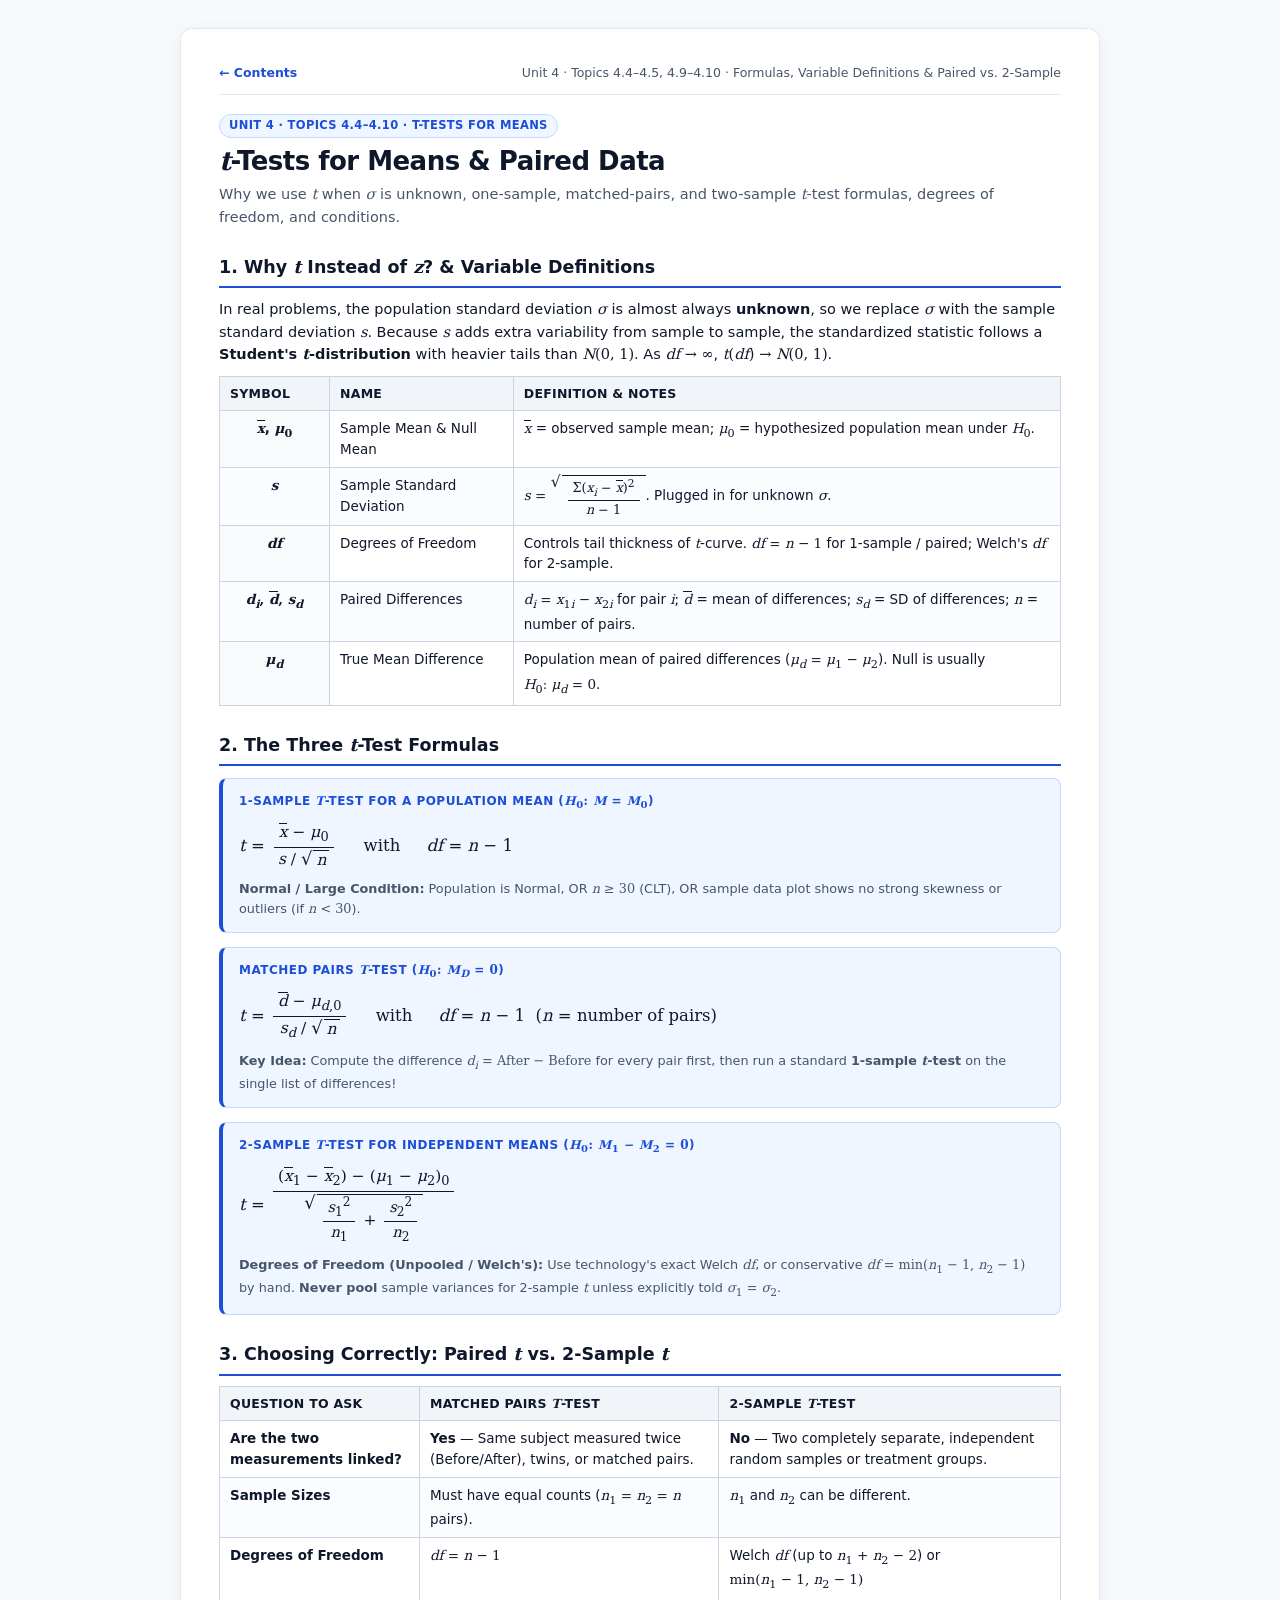
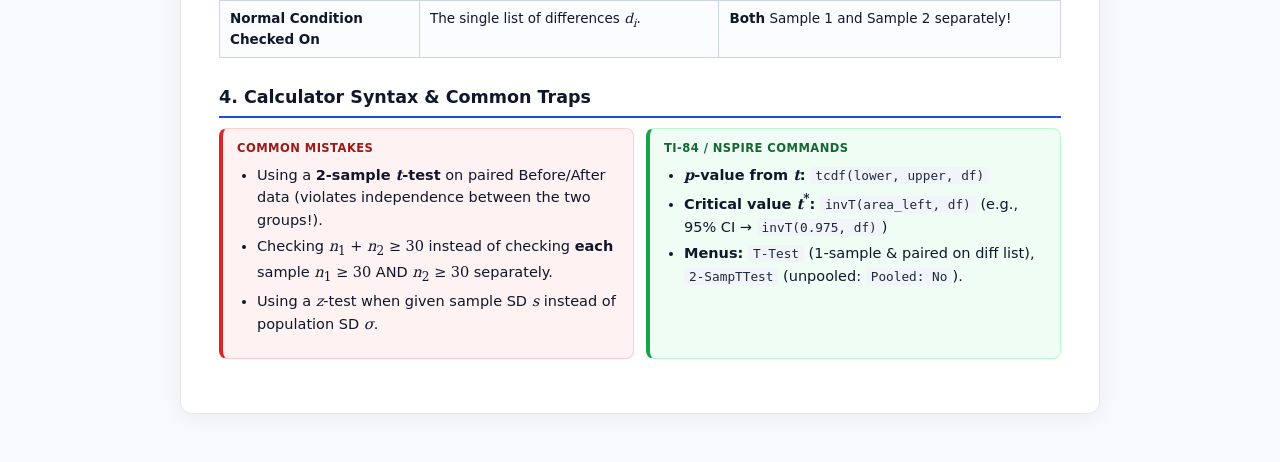
<file: t-tests-means.html>
<!DOCTYPE html>
<html lang="en">
<head>
  <meta charset="UTF-8" />
  <meta name="viewport" content="width=device-width, initial-scale=1.0" />
  <title>t-Tests for Means &amp; Paired Data — Stats Cheat Sheet</title>
  <link rel="stylesheet" href="styles.css" />
</head>
<body>
  <div class="page">
    <div class="topbar no-print">
      <a href="index.html">← Contents</a>
      <span>Unit 4 · Topics 4.4–4.5, 4.9–4.10 · Formulas, Variable Definitions &amp; Paired vs. 2-Sample</span>
    </div>

    <span class="badge">Unit 4 · Topics 4.4–4.10 · t-Tests for Means</span>
    <h1><span class="m"><i>t</i></span>-Tests for Means &amp; Paired Data</h1>
    <p class="subtitle">
      Why we use <span class="m"><i>t</i></span> when <span class="m"><i>&sigma;</i></span> is unknown, one-sample, matched-pairs, and two-sample <span class="m"><i>t</i></span>-test formulas, degrees of freedom, and conditions.
    </p>

    <h2>1. Why <span class="m"><i>t</i></span> Instead of <span class="m"><i>z</i></span>? &amp; Variable Definitions</h2>
    <p>
      In real problems, the population standard deviation <span class="m"><i>&sigma;</i></span> is almost always <strong>unknown</strong>, so we replace <span class="m"><i>&sigma;</i></span> with the sample standard deviation <span class="m"><i>s</i></span>. Because <span class="m"><i>s</i></span> adds extra variability from sample to sample, the standardized statistic follows a <strong>Student's <span class="m"><i>t</i></span>-distribution</strong> with heavier tails than <span class="m"><i>N</i>(0, 1)</span>. As <span class="m"><i>df</i> &rarr; &infin;</span>, <span class="m"><i>t</i>(<i>df</i>) &rarr; <i>N</i>(0, 1)</span>.
    </p>

    <table>
      <thead>
        <tr>
          <th>Symbol</th>
          <th>Name</th>
          <th>Definition &amp; Notes</th>
        </tr>
      </thead>
      <tbody>
        <tr>
          <td class="sym-col"><span class="xbar">x</span>, <span class="m"><i>&mu;</i><sub>0</sub></span></td>
          <td>Sample Mean &amp; Null Mean</td>
          <td><span class="xbar">x</span> = observed sample mean; <span class="m"><i>&mu;</i><sub>0</sub></span> = hypothesized population mean under <span class="m"><i>H</i><sub>0</sub></span>.</td>
        </tr>
        <tr>
          <td class="sym-col"><span class="m"><i>s</i></span></td>
          <td>Sample Standard Deviation</td>
          <td><span class="m"><i>s</i> = <span class="radic"><span class="r-sign">&radic;</span><span class="r-body"><span class="frac"><span class="num">&Sigma;(<i>x<sub>i</sub></i> &minus; <span class="xbar">x</span>)<sup>2</sup></span><span class="den"><i>n</i> &minus; 1</span></span></span></span></span>. Plugged in for unknown <span class="m"><i>&sigma;</i></span>.</td>
        </tr>
        <tr>
          <td class="sym-col"><span class="m"><i>df</i></span></td>
          <td>Degrees of Freedom</td>
          <td>Controls tail thickness of <span class="m"><i>t</i></span>-curve. <span class="m"><i>df</i> = <i>n</i> &minus; 1</span> for 1-sample / paired; Welch's <span class="m"><i>df</i></span> for 2-sample.</td>
        </tr>
        <tr>
          <td class="sym-col"><span class="m"><i>d<sub>i</sub></i>, <span class="xbar">d</span>, <i>s<sub>d</sub></i></span></td>
          <td>Paired Differences</td>
          <td><span class="m"><i>d<sub>i</sub></i> = <i>x</i><sub>1<i>i</i></sub> &minus; <i>x</i><sub>2<i>i</i></sub></span> for pair <span class="m"><i>i</i></span>; <span class="xbar">d</span> = mean of differences; <span class="m"><i>s<sub>d</sub></i></span> = SD of differences; <span class="m"><i>n</i></span> = number of pairs.</td>
        </tr>
        <tr>
          <td class="sym-col"><span class="m"><i>&mu;<sub>d</sub></i></span></td>
          <td>True Mean Difference</td>
          <td>Population mean of paired differences (<span class="m"><i>&mu;<sub>d</sub></i> = <i>&mu;</i><sub>1</sub> &minus; <i>&mu;</i><sub>2</sub></span>). Null is usually <span class="m"><i>H</i><sub>0</sub>: <i>&mu;<sub>d</sub></i> = 0</span>.</td>
        </tr>
      </tbody>
    </table>

    <h2>2. The Three <span class="m"><i>t</i></span>-Test Formulas</h2>

    <div class="formula-card">
      <div class="formula-title">1-Sample <span class="m"><i>t</i></span>-Test for a Population Mean (<span class="m"><i>H</i><sub>0</sub>: <i>&mu;</i> = <i>&mu;</i><sub>0</sub></span>)</div>
      <div class="formula-main">
        <span class="m">
          <i>t</i> =
          <span class="frac">
            <span class="num"><span class="xbar">x</span> &minus; <i>&mu;</i><sub>0</sub></span>
            <span class="den"><i>s</i> / <span class="radic"><span class="r-sign">&radic;</span><span class="r-body"><i>n</i></span></span></span>
          </span>
          &nbsp;&nbsp;&nbsp;&nbsp;with&nbsp;&nbsp;&nbsp;&nbsp;
          <i>df</i> = <i>n</i> &minus; 1
        </span>
      </div>
      <div class="formula-note">
        <strong>Normal / Large Condition:</strong> Population is Normal, OR <span class="m"><i>n</i> &ge; 30</span> (CLT), OR sample data plot shows no strong skewness or outliers (if <span class="m"><i>n</i> &lt; 30</span>).
      </div>
    </div>

    <div class="formula-card">
      <div class="formula-title">Matched Pairs <span class="m"><i>t</i></span>-Test (<span class="m"><i>H</i><sub>0</sub>: <i>&mu;<sub>d</sub></i> = 0</span>)</div>
      <div class="formula-main">
        <span class="m">
          <i>t</i> =
          <span class="frac">
            <span class="num"><span class="xbar">d</span> &minus; <i>&mu;</i><sub><i>d</i>,0</sub></span>
            <span class="den"><i>s<sub>d</sub></i> / <span class="radic"><span class="r-sign">&radic;</span><span class="r-body"><i>n</i></span></span></span>
          </span>
          &nbsp;&nbsp;&nbsp;&nbsp;with&nbsp;&nbsp;&nbsp;&nbsp;
          <i>df</i> = <i>n</i> &minus; 1
          &nbsp;(<i>n</i> = number of pairs)
        </span>
      </div>
      <div class="formula-note">
        <strong>Key Idea:</strong> Compute the difference <span class="m"><i>d<sub>i</sub></i> = After &minus; Before</span> for every pair first, then run a standard <strong>1-sample <span class="m"><i>t</i></span>-test</strong> on the single list of differences!
      </div>
    </div>

    <div class="formula-card">
      <div class="formula-title">2-Sample <span class="m"><i>t</i></span>-Test for Independent Means (<span class="m"><i>H</i><sub>0</sub>: <i>&mu;</i><sub>1</sub> &minus; <i>&mu;</i><sub>2</sub> = 0</span>)</div>
      <div class="formula-main">
        <span class="m">
          <i>t</i> =
          <span class="frac">
            <span class="num">(<span class="xbar">x</span><sub>1</sub> &minus; <span class="xbar">x</span><sub>2</sub>) &minus; (<i>&mu;</i><sub>1</sub> &minus; <i>&mu;</i><sub>2</sub>)<sub>0</sub></span>
            <span class="den">
              <span class="radic"><span class="r-sign">&radic;</span><span class="r-body">
                <span class="frac"><span class="num"><i>s</i><sub>1</sub><sup>2</sup></span><span class="den"><i>n</i><sub>1</sub></span></span> +
                <span class="frac"><span class="num"><i>s</i><sub>2</sub><sup>2</sup></span><span class="den"><i>n</i><sub>2</sub></span></span>
              </span></span>
            </span>
          </span>
        </span>
      </div>
      <div class="formula-note">
        <strong>Degrees of Freedom (Unpooled / Welch's):</strong> Use technology's exact Welch <span class="m"><i>df</i></span>, or conservative <span class="m"><i>df</i> = min(<i>n</i><sub>1</sub> &minus; 1, <i>n</i><sub>2</sub> &minus; 1)</span> by hand. <strong>Never pool</strong> sample variances for 2-sample <span class="m"><i>t</i></span> unless explicitly told <span class="m"><i>&sigma;</i><sub>1</sub> = <i>&sigma;</i><sub>2</sub></span>.
      </div>
    </div>

    <h2>3. Choosing Correctly: Paired <span class="m"><i>t</i></span> vs. 2-Sample <span class="m"><i>t</i></span></h2>
    <table>
      <thead>
        <tr>
          <th>Question to Ask</th>
          <th>Matched Pairs <span class="m"><i>t</i></span>-Test</th>
          <th>2-Sample <span class="m"><i>t</i></span>-Test</th>
        </tr>
      </thead>
      <tbody>
        <tr>
          <td><strong>Are the two measurements linked?</strong></td>
          <td><strong>Yes</strong> — Same subject measured twice (Before/After), twins, or matched pairs.</td>
          <td><strong>No</strong> — Two completely separate, independent random samples or treatment groups.</td>
        </tr>
        <tr>
          <td><strong>Sample Sizes</strong></td>
          <td>Must have equal counts (<span class="m"><i>n</i><sub>1</sub> = <i>n</i><sub>2</sub> = <i>n</i></span> pairs).</td>
          <td><span class="m"><i>n</i><sub>1</sub></span> and <span class="m"><i>n</i><sub>2</sub></span> can be different.</td>
        </tr>
        <tr>
          <td><strong>Degrees of Freedom</strong></td>
          <td><span class="m"><i>df</i> = <i>n</i> &minus; 1</span></td>
          <td>Welch <span class="m"><i>df</i></span> (up to <span class="m"><i>n</i><sub>1</sub> + <i>n</i><sub>2</sub> &minus; 2</span>) or <span class="m">min(<i>n</i><sub>1</sub> &minus; 1, <i>n</i><sub>2</sub> &minus; 1)</span></td>
        </tr>
        <tr>
          <td><strong>Normal Condition Checked On</strong></td>
          <td>The single list of differences <span class="m"><i>d<sub>i</sub></i></span>.</td>
          <td><strong>Both</strong> Sample 1 and Sample 2 separately!</td>
        </tr>
      </tbody>
    </table>

    <h2>4. Calculator Syntax &amp; Common Traps</h2>
    <div class="grid-2">
      <div class="box-warn">
        <div class="box-label">Common Mistakes</div>
        <ul>
          <li>Using a <strong>2-sample <span class="m"><i>t</i></span>-test</strong> on paired Before/After data (violates independence between the two groups!).</li>
          <li>Checking <span class="m"><i>n</i><sub>1</sub> + <i>n</i><sub>2</sub> &ge; 30</span> instead of checking <strong>each</strong> sample <span class="m"><i>n</i><sub>1</sub> &ge; 30</span> AND <span class="m"><i>n</i><sub>2</sub> &ge; 30</span> separately.</li>
          <li>Using a <span class="m"><i>z</i></span>-test when given sample SD <span class="m"><i>s</i></span> instead of population SD <span class="m"><i>&sigma;</i></span>.</li>
        </ul>
      </div>
      <div class="box-ok">
        <div class="box-label">TI-84 / Nspire Commands</div>
        <ul>
          <li><strong><span class="m"><i>p</i></span>-value from <span class="m"><i>t</i></span>:</strong> <code>tcdf(lower, upper, df)</code></li>
          <li><strong>Critical value <span class="m"><i>t</i><sup>*</sup></span>:</strong> <code>invT(area_left, df)</code> (e.g., 95% CI &rarr; <code>invT(0.975, df)</code>)</li>
          <li><strong>Menus:</strong> <code>T-Test</code> (1-sample &amp; paired on diff list), <code>2-SampTTest</code> (unpooled: <code>Pooled: No</code>).</li>
        </ul>
      </div>
    </div>
  </div>
</body>
</html>
</file>
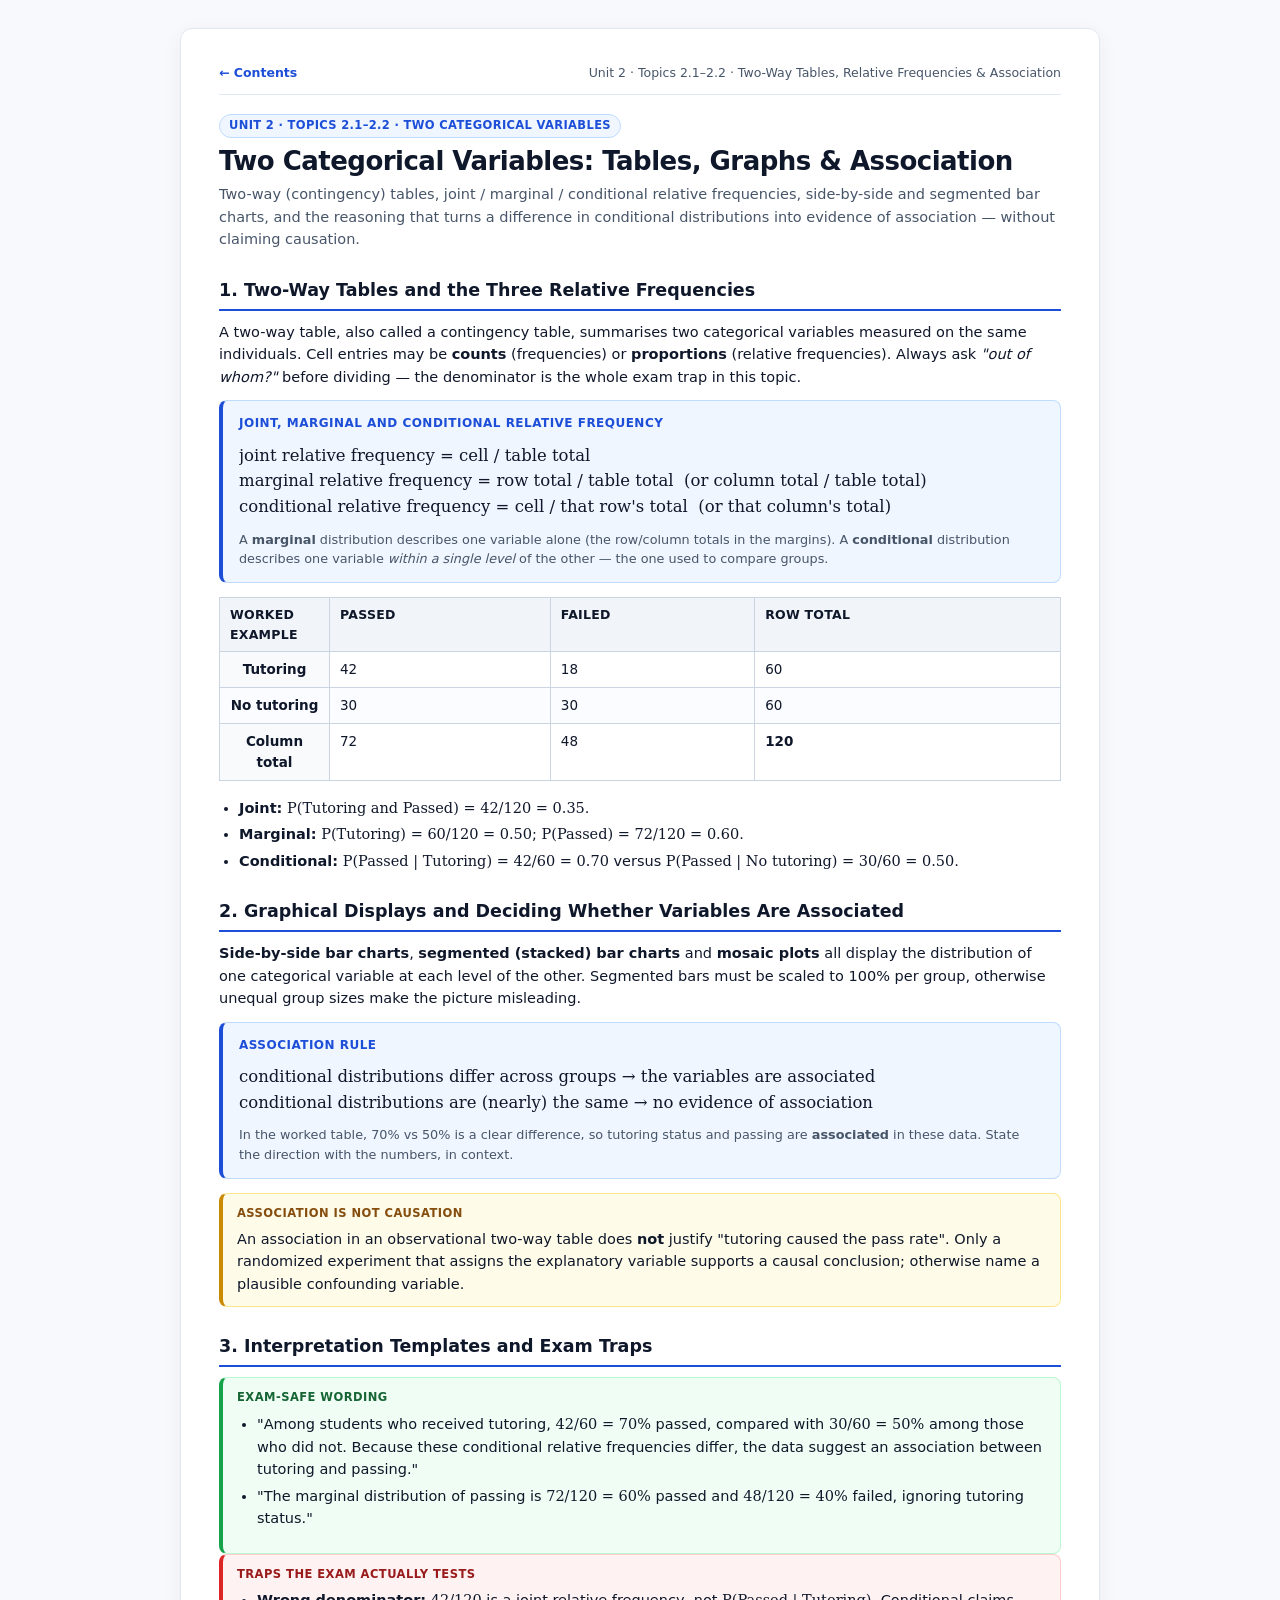
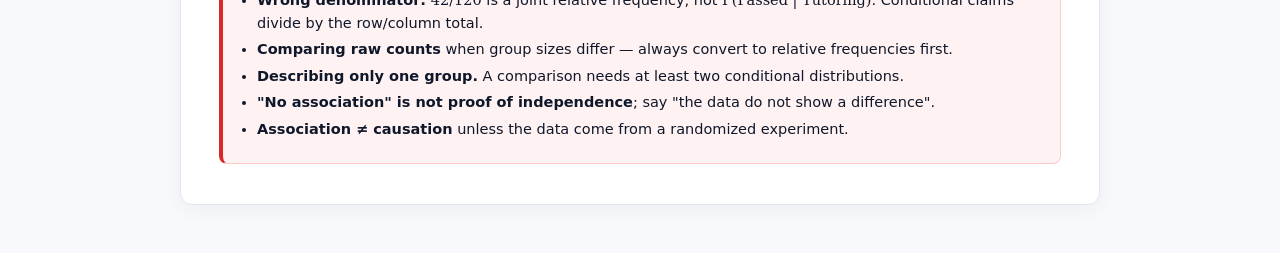
<file: two-categorical-variables.html>
<!DOCTYPE html>
<html lang="en">
<head>
  <meta charset="UTF-8" />
  <meta name="viewport" content="width=device-width, initial-scale=1.0" />
  <title>Two Categorical Variables — Stats Cheat Sheet</title>
  <link rel="stylesheet" href="styles.css" />
</head>
<body>
  <div class="page">
    <div class="topbar no-print">
      <a href="index.html">← Contents</a>
      <span>Unit 2 · Topics 2.1–2.2 · Two-Way Tables, Relative Frequencies &amp; Association</span>
    </div>

    <span class="badge">Unit 2 · Topics 2.1–2.2 · Two Categorical Variables</span>
    <h1>Two Categorical Variables: Tables, Graphs &amp; Association</h1>
    <p class="subtitle">
      Two-way (contingency) tables, joint / marginal / conditional relative frequencies,
      side-by-side and segmented bar charts, and the reasoning that turns a difference in
      conditional distributions into evidence of association — without claiming causation.
    </p>

    <h2>1. Two-Way Tables and the Three Relative Frequencies</h2>
    <p>
      A two-way table, also called a contingency table, summarises two categorical variables
      measured on the same individuals. Cell entries may be <strong>counts</strong> (frequencies)
      or <strong>proportions</strong> (relative frequencies). Always ask <em>"out of whom?"</em>
      before dividing — the denominator is the whole exam trap in this topic.
    </p>

    <div class="formula-card">
      <div class="formula-title">Joint, Marginal and Conditional Relative Frequency</div>
      <div class="formula-main">
        <span class="m">
          joint relative frequency = cell / table total<br />
          marginal relative frequency = row total / table total &nbsp;(or column total / table total)<br />
          conditional relative frequency = cell / that row's total &nbsp;(or that column's total)
        </span>
      </div>
      <div class="formula-note">
        A <strong>marginal</strong> distribution describes one variable alone (the row/column totals
        in the margins). A <strong>conditional</strong> distribution describes one variable
        <em>within a single level</em> of the other — the one used to compare groups.
      </div>
    </div>

    <table>
      <thead>
        <tr><th>Worked example</th><th>Passed</th><th>Failed</th><th>Row total</th></tr>
      </thead>
      <tbody>
        <tr><td class="sym-col">Tutoring</td><td>42</td><td>18</td><td>60</td></tr>
        <tr><td class="sym-col">No tutoring</td><td>30</td><td>30</td><td>60</td></tr>
        <tr><td class="sym-col">Column total</td><td>72</td><td>48</td><td><strong>120</strong></td></tr>
      </tbody>
    </table>
    <ul>
      <li><strong>Joint:</strong> <span class="m">P(Tutoring and Passed) = 42/120 = 0.35</span>.</li>
      <li><strong>Marginal:</strong> <span class="m">P(Tutoring) = 60/120 = 0.50</span>; <span class="m">P(Passed) = 72/120 = 0.60</span>.</li>
      <li><strong>Conditional:</strong> <span class="m">P(Passed | Tutoring) = 42/60 = 0.70</span> versus
        <span class="m">P(Passed | No tutoring) = 30/60 = 0.50</span>.</li>
    </ul>

    <h2>2. Graphical Displays and Deciding Whether Variables Are Associated</h2>
    <p>
      <strong>Side-by-side bar charts</strong>, <strong>segmented (stacked) bar charts</strong> and
      <strong>mosaic plots</strong> all display the distribution of one categorical variable at each
      level of the other. Segmented bars must be scaled to 100% per group, otherwise unequal group
      sizes make the picture misleading.
    </p>

    <div class="formula-card">
      <div class="formula-title">Association Rule</div>
      <div class="formula-main">
        <span class="m">
          conditional distributions differ across groups &rarr; the variables are associated<br />
          conditional distributions are (nearly) the same &rarr; no evidence of association
        </span>
      </div>
      <div class="formula-note">
        In the worked table, 70% vs 50% is a clear difference, so tutoring status and passing are
        <strong>associated</strong> in these data. State the direction with the numbers, in context.
      </div>
    </div>

    <div class="box-note">
      <div class="box-label">Association is not causation</div>
      <p style="margin-bottom: 0;">
        An association in an observational two-way table does <strong>not</strong> justify "tutoring
        caused the pass rate". Only a randomized experiment that assigns the explanatory variable
        supports a causal conclusion; otherwise name a plausible confounding variable.
      </p>
    </div>

    <h2>3. Interpretation Templates and Exam Traps</h2>
    <div class="box-ok">
      <div class="box-label">Exam-safe wording</div>
      <ul>
        <li>"Among students who received tutoring, <span class="m">42/60 = 70%</span> passed, compared with
          <span class="m">30/60 = 50%</span> among those who did not. Because these conditional relative
          frequencies differ, the data suggest an association between tutoring and passing."</li>
        <li>"The marginal distribution of passing is <span class="m">72/120 = 60%</span> passed and
          <span class="m">48/120 = 40%</span> failed, ignoring tutoring status."</li>
      </ul>
    </div>

    <div class="box-warn">
      <div class="box-label">Traps the exam actually tests</div>
      <ul>
        <li><strong>Wrong denominator:</strong> <span class="m">42/120</span> is a joint relative frequency,
          not <span class="m">P(Passed | Tutoring)</span>. Conditional claims divide by the row/column total.</li>
        <li><strong>Comparing raw counts</strong> when group sizes differ — always convert to relative frequencies first.</li>
        <li><strong>Describing only one group.</strong> A comparison needs at least two conditional distributions.</li>
        <li><strong>"No association" is not proof of independence</strong>; say "the data do not show a difference".</li>
        <li><strong>Association &ne; causation</strong> unless the data come from a randomized experiment.</li>
      </ul>
    </div>
  </div>
</body>
</html>
</file>
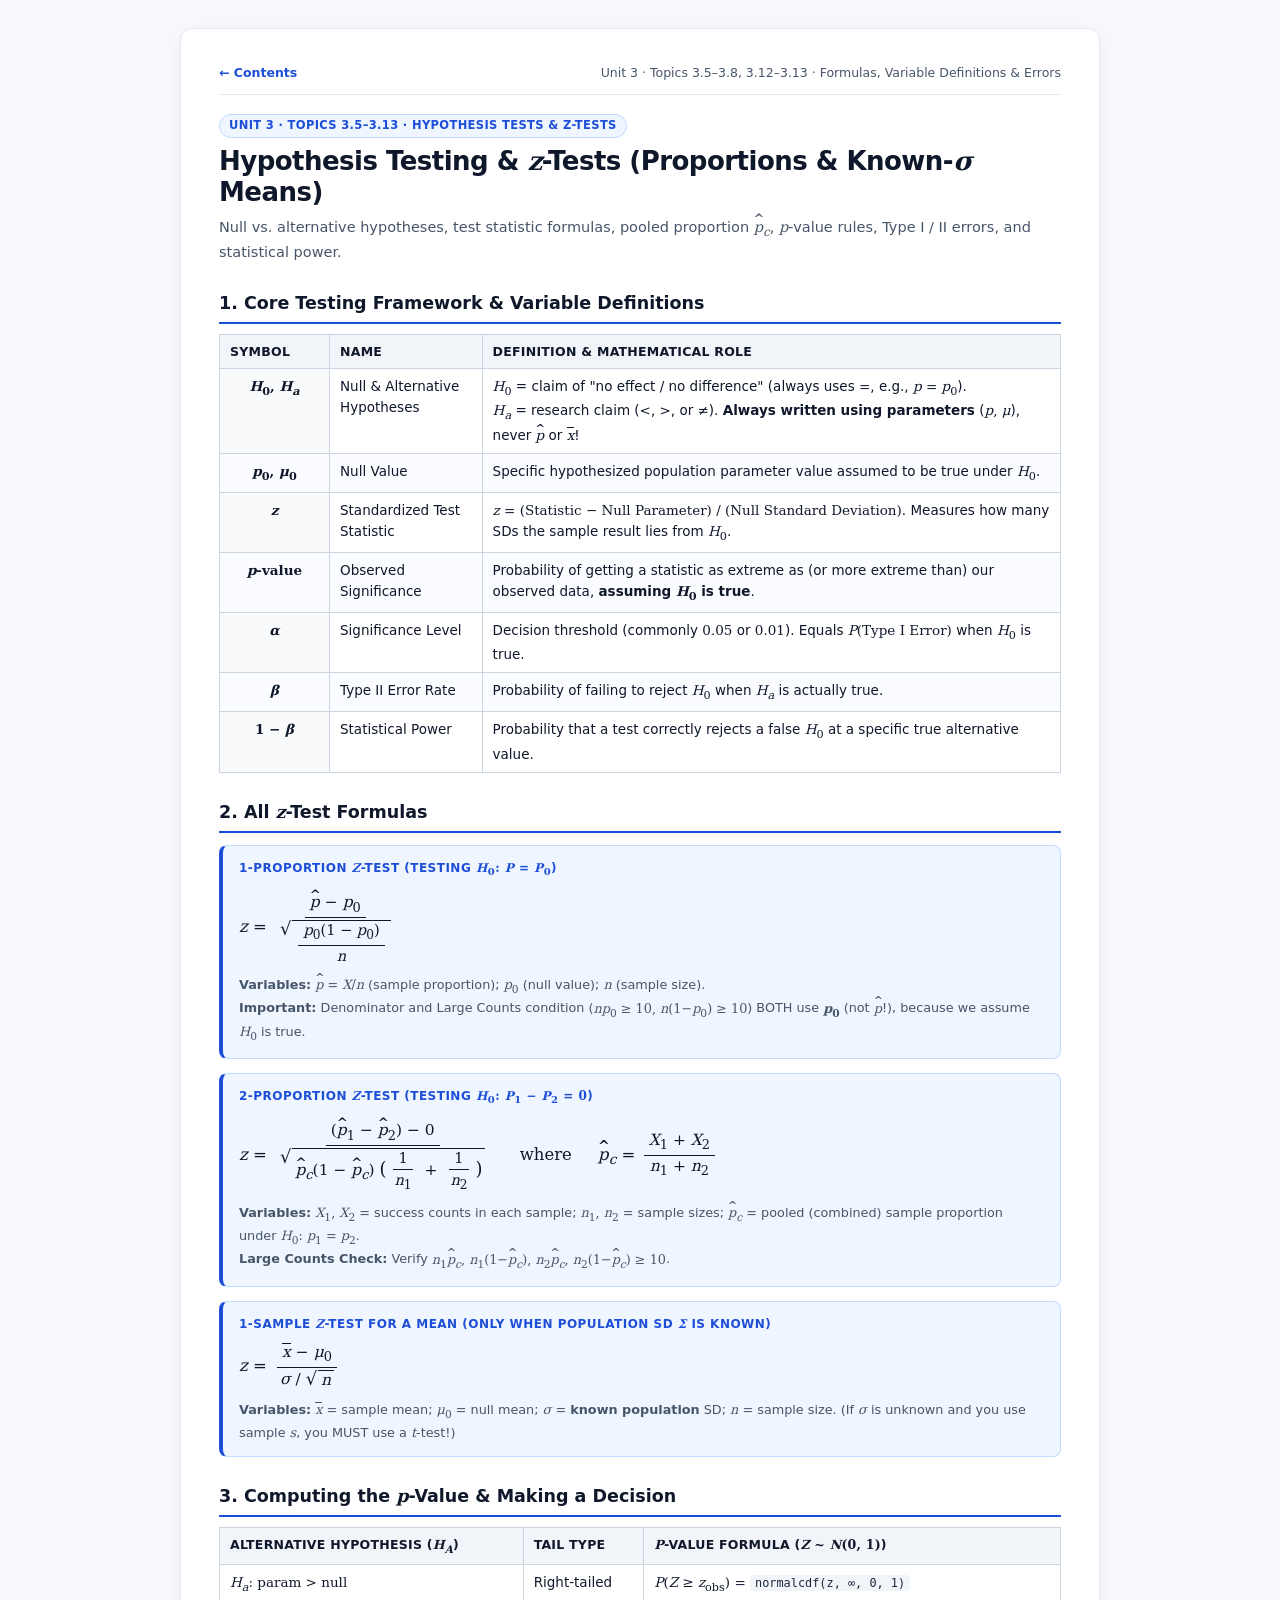
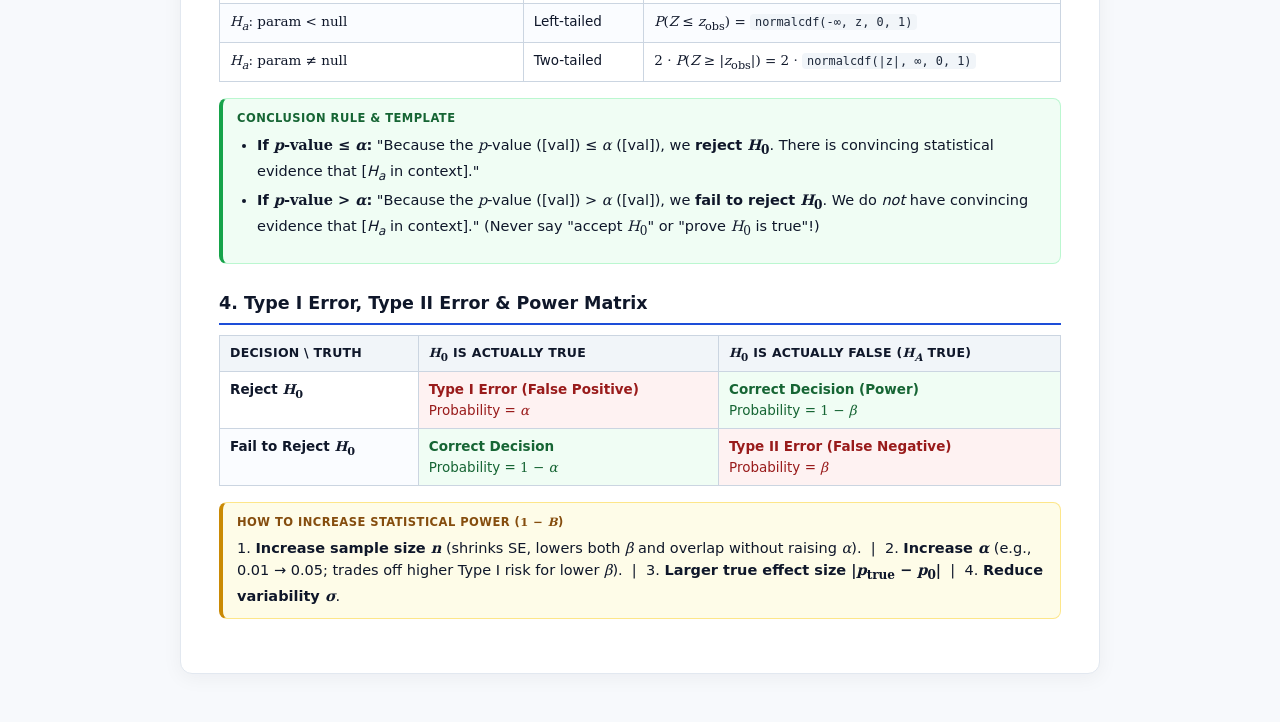
<file: z-tests-proportions.html>
<!DOCTYPE html>
<html lang="en">
<head>
  <meta charset="UTF-8" />
  <meta name="viewport" content="width=device-width, initial-scale=1.0" />
  <title>Hypothesis Testing &amp; z-Tests — Stats Cheat Sheet</title>
  <link rel="stylesheet" href="styles.css" />
</head>
<body>
  <div class="page">
    <div class="topbar no-print">
      <a href="index.html">← Contents</a>
      <span>Unit 3 · Topics 3.5–3.8, 3.12–3.13 · Formulas, Variable Definitions &amp; Errors</span>
    </div>

    <span class="badge">Unit 3 · Topics 3.5–3.13 · Hypothesis Tests &amp; z-Tests</span>
    <h1>Hypothesis Testing &amp; <span class="m"><i>z</i></span>-Tests (Proportions &amp; Known-<span class="m"><i>&sigma;</i></span> Means)</h1>
    <p class="subtitle">
      Null vs. alternative hypotheses, test statistic formulas, pooled proportion <span class="m"><span class="hat-wrap">p</span><sub><i>c</i></sub></span>, <span class="m"><i>p</i></span>-value rules, Type I / II errors, and statistical power.
    </p>

    <h2>1. Core Testing Framework &amp; Variable Definitions</h2>
    <table>
      <thead>
        <tr>
          <th>Symbol</th>
          <th>Name</th>
          <th>Definition &amp; Mathematical Role</th>
        </tr>
      </thead>
      <tbody>
        <tr>
          <td class="sym-col"><span class="m"><i>H</i><sub>0</sub>, <i>H<sub>a</sub></i></span></td>
          <td>Null &amp; Alternative Hypotheses</td>
          <td>
            <span class="m"><i>H</i><sub>0</sub></span> = claim of "no effect / no difference" (always uses <span class="m">=</span>, e.g., <span class="m"><i>p</i> = <i>p</i><sub>0</sub></span>).<br />
            <span class="m"><i>H<sub>a</sub></i></span> = research claim (<span class="m">&lt;</span>, <span class="m">&gt;</span>, or <span class="m">&ne;</span>). <strong>Always written using parameters</strong> (<span class="m"><i>p</i>, <i>&mu;</i></span>), never <span class="hat-wrap">p</span> or <span class="xbar">x</span>!
          </td>
        </tr>
        <tr>
          <td class="sym-col"><span class="m"><i>p</i><sub>0</sub>, <i>&mu;</i><sub>0</sub></span></td>
          <td>Null Value</td>
          <td>Specific hypothesized population parameter value assumed to be true under <span class="m"><i>H</i><sub>0</sub></span>.</td>
        </tr>
        <tr>
          <td class="sym-col"><span class="m"><i>z</i></span></td>
          <td>Standardized Test Statistic</td>
          <td><span class="m"><i>z</i> = (Statistic &minus; Null Parameter) / (Null Standard Deviation)</span>. Measures how many SDs the sample result lies from <span class="m"><i>H</i><sub>0</sub></span>.</td>
        </tr>
        <tr>
          <td class="sym-col"><span class="m"><i>p</i>-value</span></td>
          <td>Observed Significance</td>
          <td>Probability of getting a statistic as extreme as (or more extreme than) our observed data, <strong>assuming <span class="m"><i>H</i><sub>0</sub></span> is true</strong>.</td>
        </tr>
        <tr>
          <td class="sym-col"><span class="m"><i>&alpha;</i></span></td>
          <td>Significance Level</td>
          <td>Decision threshold (commonly <span class="m">0.05</span> or <span class="m">0.01</span>). Equals <span class="m"><i>P</i>(Type I Error)</span> when <span class="m"><i>H</i><sub>0</sub></span> is true.</td>
        </tr>
        <tr>
          <td class="sym-col"><span class="m"><i>&beta;</i></span></td>
          <td>Type II Error Rate</td>
          <td>Probability of failing to reject <span class="m"><i>H</i><sub>0</sub></span> when <span class="m"><i>H<sub>a</sub></i></span> is actually true.</td>
        </tr>
        <tr>
          <td class="sym-col"><span class="m">1 &minus; <i>&beta;</i></span></td>
          <td>Statistical Power</td>
          <td>Probability that a test correctly rejects a false <span class="m"><i>H</i><sub>0</sub></span> at a specific true alternative value.</td>
        </tr>
      </tbody>
    </table>

    <h2>2. All <span class="m"><i>z</i></span>-Test Formulas</h2>

    <div class="formula-card">
      <div class="formula-title">1-Proportion <span class="m"><i>z</i></span>-Test (Testing <span class="m"><i>H</i><sub>0</sub>: <i>p</i> = <i>p</i><sub>0</sub></span>)</div>
      <div class="formula-main">
        <span class="m">
          <i>z</i> =
          <span class="frac">
            <span class="num"><span class="hat-wrap">p</span> &minus; <i>p</i><sub>0</sub></span>
            <span class="den">
              <span class="radic"><span class="r-sign">&radic;</span><span class="r-body"><span class="frac"><span class="num"><i>p</i><sub>0</sub>(1 &minus; <i>p</i><sub>0</sub>)</span><span class="den"><i>n</i></span></span></span></span>
            </span>
          </span>
        </span>
      </div>
      <div class="formula-note">
        <strong>Variables:</strong> <span class="m"><span class="hat-wrap">p</span> = <i>X</i>/<i>n</i></span> (sample proportion); <span class="m"><i>p</i><sub>0</sub></span> (null value); <span class="m"><i>n</i></span> (sample size).<br />
        <strong>Important:</strong> Denominator and Large Counts condition (<span class="m"><i>np</i><sub>0</sub> &ge; 10, <i>n</i>(1&minus;<i>p</i><sub>0</sub>) &ge; 10</span>) BOTH use <strong><span class="m"><i>p</i><sub>0</sub></span></strong> (not <span class="hat-wrap">p</span>!), because we assume <span class="m"><i>H</i><sub>0</sub></span> is true.
      </div>
    </div>

    <div class="formula-card">
      <div class="formula-title">2-Proportion <span class="m"><i>z</i></span>-Test (Testing <span class="m"><i>H</i><sub>0</sub>: <i>p</i><sub>1</sub> &minus; <i>p</i><sub>2</sub> = 0</span>)</div>
      <div class="formula-main">
        <span class="m">
          <i>z</i> =
          <span class="frac">
            <span class="num">(<span class="hat-wrap">p</span><sub>1</sub> &minus; <span class="hat-wrap">p</span><sub>2</sub>) &minus; 0</span>
            <span class="den">
              <span class="radic"><span class="r-sign">&radic;</span><span class="r-body">
                <span class="hat-wrap">p</span><sub><i>c</i></sub>(1 &minus; <span class="hat-wrap">p</span><sub><i>c</i></sub>)
                <span style="font-size: 1.15em;">(</span><span class="frac"><span class="num">1</span><span class="den"><i>n</i><sub>1</sub></span></span> + <span class="frac"><span class="num">1</span><span class="den"><i>n</i><sub>2</sub></span></span><span style="font-size: 1.15em;">)</span>
              </span></span>
            </span>
          </span>
          &nbsp;&nbsp;&nbsp;&nbsp;where&nbsp;&nbsp;&nbsp;&nbsp;
          <span class="hat-wrap">p</span><sub><i>c</i></sub> =
          <span class="frac">
            <span class="num"><i>X</i><sub>1</sub> + <i>X</i><sub>2</sub></span>
            <span class="den"><i>n</i><sub>1</sub> + <i>n</i><sub>2</sub></span>
          </span>
        </span>
      </div>
      <div class="formula-note">
        <strong>Variables:</strong> <span class="m"><i>X</i><sub>1</sub>, <i>X</i><sub>2</sub></span> = success counts in each sample; <span class="m"><i>n</i><sub>1</sub>, <i>n</i><sub>2</sub></span> = sample sizes; <span class="m"><span class="hat-wrap">p</span><sub><i>c</i></sub></span> = pooled (combined) sample proportion under <span class="m"><i>H</i><sub>0</sub>: <i>p</i><sub>1</sub> = <i>p</i><sub>2</sub></span>.<br />
        <strong>Large Counts Check:</strong> Verify <span class="m"><i>n</i><sub>1</sub><span class="hat-wrap">p</span><sub><i>c</i></sub>, <i>n</i><sub>1</sub>(1&minus;<span class="hat-wrap">p</span><sub><i>c</i></sub>), <i>n</i><sub>2</sub><span class="hat-wrap">p</span><sub><i>c</i></sub>, <i>n</i><sub>2</sub>(1&minus;<span class="hat-wrap">p</span><sub><i>c</i></sub>) &ge; 10</span>.
      </div>
    </div>

    <div class="formula-card">
      <div class="formula-title">1-Sample <span class="m"><i>z</i></span>-Test for a Mean (Only when Population SD <span class="m"><i>&sigma;</i></span> is Known)</div>
      <div class="formula-main">
        <span class="m">
          <i>z</i> =
          <span class="frac">
            <span class="num"><span class="xbar">x</span> &minus; <i>&mu;</i><sub>0</sub></span>
            <span class="den"><i>&sigma;</i> / <span class="radic"><span class="r-sign">&radic;</span><span class="r-body"><i>n</i></span></span></span>
          </span>
        </span>
      </div>
      <div class="formula-note">
        <strong>Variables:</strong> <span class="m"><span class="xbar">x</span></span> = sample mean; <span class="m"><i>&mu;</i><sub>0</sub></span> = null mean; <span class="m"><i>&sigma;</i></span> = <strong>known population</strong> SD; <span class="m"><i>n</i></span> = sample size. (If <span class="m"><i>&sigma;</i></span> is unknown and you use sample <span class="m"><i>s</i></span>, you MUST use a <span class="m"><i>t</i></span>-test!)
      </div>
    </div>

    <h2>3. Computing the <span class="m"><i>p</i></span>-Value &amp; Making a Decision</h2>
    <table>
      <thead>
        <tr>
          <th>Alternative Hypothesis (<span class="m"><i>H<sub>a</sub></i></span>)</th>
          <th>Tail Type</th>
          <th><span class="m"><i>p</i></span>-Value Formula (<span class="m"><i>Z</i> ~ <i>N</i>(0, 1)</span>)</th>
        </tr>
      </thead>
      <tbody>
        <tr>
          <td><span class="m"><i>H<sub>a</sub></i>: param &gt; null</span></td>
          <td>Right-tailed</td>
          <td><span class="m"><i>P</i>(<i>Z</i> &ge; <i>z</i><sub>obs</sub>) = <code>normalcdf(z, &infin;, 0, 1)</code></span></td>
        </tr>
        <tr>
          <td><span class="m"><i>H<sub>a</sub></i>: param &lt; null</span></td>
          <td>Left-tailed</td>
          <td><span class="m"><i>P</i>(<i>Z</i> &le; <i>z</i><sub>obs</sub>) = <code>normalcdf(-&infin;, z, 0, 1)</code></span></td>
        </tr>
        <tr>
          <td><span class="m"><i>H<sub>a</sub></i>: param &ne; null</span></td>
          <td>Two-tailed</td>
          <td><span class="m">2 &middot; <i>P</i>(<i>Z</i> &ge; |<i>z</i><sub>obs</sub>|) = 2 &middot; <code>normalcdf(|z|, &infin;, 0, 1)</code></span></td>
        </tr>
      </tbody>
    </table>

    <div class="box-ok">
      <div class="box-label">Conclusion Rule &amp; Template</div>
      <ul>
        <li><strong>If <span class="m"><i>p</i>-value &le; <i>&alpha;</i></span>:</strong> "Because the <span class="m"><i>p</i></span>-value ([val]) &le; <span class="m"><i>&alpha;</i></span> ([val]), we <strong>reject <span class="m"><i>H</i><sub>0</sub></span></strong>. There is convincing statistical evidence that [<em>H<sub>a</sub></em> in context]."</li>
        <li><strong>If <span class="m"><i>p</i>-value &gt; <i>&alpha;</i></span>:</strong> "Because the <span class="m"><i>p</i></span>-value ([val]) &gt; <span class="m"><i>&alpha;</i></span> ([val]), we <strong>fail to reject <span class="m"><i>H</i><sub>0</sub></span></strong>. We do <em>not</em> have convincing evidence that [<em>H<sub>a</sub></em> in context]." (Never say "accept <span class="m"><i>H</i><sub>0</sub></span>" or "prove <span class="m"><i>H</i><sub>0</sub></span> is true"!)</li>
      </ul>
    </div>

    <h2>4. Type I Error, Type II Error &amp; Power Matrix</h2>
    <table>
      <thead>
        <tr>
          <th>Decision \ Truth</th>
          <th><span class="m"><i>H</i><sub>0</sub></span> is Actually TRUE</th>
          <th><span class="m"><i>H</i><sub>0</sub></span> is Actually FALSE (<span class="m"><i>H<sub>a</sub></i></span> True)</th>
        </tr>
      </thead>
      <tbody>
        <tr>
          <td><strong>Reject <span class="m"><i>H</i><sub>0</sub></span></strong></td>
          <td style="background: #fef2f2; color: #991b1b;">
            <strong>Type I Error (False Positive)</strong><br />
            Probability = <span class="m"><i>&alpha;</i></span>
          </td>
          <td style="background: #f0fdf4; color: #166534;">
            <strong>Correct Decision (Power)</strong><br />
            Probability = <span class="m">1 &minus; <i>&beta;</i></span>
          </td>
        </tr>
        <tr>
          <td><strong>Fail to Reject <span class="m"><i>H</i><sub>0</sub></span></strong></td>
          <td style="background: #f0fdf4; color: #166534;">
            <strong>Correct Decision</strong><br />
            Probability = <span class="m">1 &minus; <i>&alpha;</i></span>
          </td>
          <td style="background: #fef2f2; color: #991b1b;">
            <strong>Type II Error (False Negative)</strong><br />
            Probability = <span class="m"><i>&beta;</i></span>
          </td>
        </tr>
      </tbody>
    </table>

    <div class="box-note">
      <div class="box-label">How to Increase Statistical Power (<span class="m">1 &minus; <i>&beta;</i></span>)</div>
      <p style="margin-bottom: 0;">
        1. <strong>Increase sample size <span class="m"><i>n</i></span></strong> (shrinks SE, lowers both <span class="m"><i>&beta;</i></span> and overlap without raising <span class="m"><i>&alpha;</i></span>). &nbsp;|&nbsp;
        2. <strong>Increase <span class="m"><i>&alpha;</i></span></strong> (e.g., 0.01 &rarr; 0.05; trades off higher Type I risk for lower <span class="m"><i>&beta;</i></span>). &nbsp;|&nbsp;
        3. <strong>Larger true effect size <span class="m">|<i>p</i><sub>true</sub> &minus; <i>p</i><sub>0</sub>|</span></strong> &nbsp;|&nbsp;
        4. <strong>Reduce variability <span class="m"><i>&sigma;</i></span></strong>.
      </p>
    </div>
  </div>
</body>
</html>
</file>
<file: styles.css>
/* Stats-CheatSheet — Shared Screen & Print (PDF) Stylesheet */
:root {
  --bg: #f7f9fc;
  --surface: #ffffff;
  --ink: #0f172a;
  --muted: #475569;
  --border: #cbd5e1;
  --border-soft: #e2e8f0;
  --accent: #1d4ed8;
  --accent-bg: #eff6ff;
  --accent-border: #bfdbfe;
  --warn-ink: #991b1b;
  --warn-bg: #fef2f2;
  --warn-border: #fecaca;
  --ok-ink: #166534;
  --ok-bg: #f0fdf4;
  --ok-border: #bbf7d0;
  --note-ink: #854d0e;
  --note-bg: #fefce8;
  --note-border: #fde68a;
  --code-bg: #f1f5f9;
}

* {
  box-sizing: border-box;
}

@page {
  size: A4;
  margin: 13mm 14mm;
}

body {
  margin: 0;
  padding: 28px 18px 48px;
  font-family: "Noto Sans", "DejaVu Sans", system-ui, -apple-system, sans-serif;
  color: var(--ink);
  background: var(--bg);
  line-height: 1.55;
  font-size: 14.5px;
  -webkit-print-color-adjust: exact;
  print-color-adjust: exact;
}

.page {
  max-width: 920px;
  margin: 0 auto;
  background: var(--surface);
  border: 1px solid var(--border-soft);
  border-radius: 12px;
  padding: 34px 38px 40px;
  box-shadow: 0 4px 20px rgba(15, 23, 42, 0.05);
}

.topbar {
  display: flex;
  justify-content: space-between;
  align-items: center;
  flex-wrap: wrap;
  gap: 10px;
  padding-bottom: 12px;
  margin-bottom: 18px;
  border-bottom: 1px solid var(--border-soft);
  font-size: 12.5px;
  color: var(--muted);
}

.topbar a {
  color: var(--accent);
  text-decoration: none;
  font-weight: 600;
}

.topbar a:hover {
  text-decoration: underline;
}

.badge {
  display: inline-block;
  padding: 2px 9px;
  border-radius: 999px;
  background: var(--accent-bg);
  border: 1px solid var(--accent-border);
  color: var(--accent);
  font-size: 11.5px;
  font-weight: 700;
  letter-spacing: 0.03em;
  text-transform: uppercase;
}

h1 {
  margin: 8px 0 6px;
  font-size: 26px;
  line-height: 1.2;
  color: var(--ink);
  letter-spacing: -0.02em;
}

.subtitle {
  margin: 0 0 22px;
  color: var(--muted);
  font-size: 14.5px;
}

h2 {
  margin: 26px 0 10px;
  padding-bottom: 5px;
  border-bottom: 2px solid var(--accent);
  font-size: 17.5px;
  color: var(--ink);
  break-after: avoid;
}

h3 {
  margin: 16px 0 8px;
  font-size: 15px;
  color: var(--accent);
  break-after: avoid;
}

p {
  margin: 0 0 10px;
}

ul, ol {
  margin: 6px 0 12px;
  padding-left: 20px;
}

li {
  margin-bottom: 4px;
}

code {
  font-family: "JetBrains Mono", "DejaVu Sans Mono", monospace;
  font-size: 0.88em;
  background: var(--code-bg);
  padding: 1px 5px;
  border-radius: 4px;
  color: #1e293b;
}

/* Mathematical Typography */
.m {
  font-family: "DejaVu Serif", "Liberation Serif", Georgia, serif;
  font-style: normal;
  white-space: nowrap;
}

.m i, var.sym {
  font-family: "DejaVu Serif", "Liberation Serif", Georgia, serif;
  font-style: italic;
}

.xbar {
  display: inline-block;
  border-top: 1.35px solid currentColor;
  line-height: 0.95;
  padding-top: 1px;
  font-family: "DejaVu Serif", Georgia, serif;
  font-style: italic;
}

.hat-wrap {
  position: relative;
  display: inline-block;
  font-family: "DejaVu Serif", Georgia, serif;
  font-style: italic;
  padding-top: 0.35em;
  line-height: 1;
}

.hat-wrap::before {
  content: "^";
  position: absolute;
  top: -0.15em;
  left: 50%;
  transform: translateX(-45%);
  font-style: normal;
  font-size: 0.85em;
  font-weight: 600;
}

.frac {
  display: inline-flex;
  flex-direction: column;
  align-items: center;
  vertical-align: middle;
  margin: 0 3px;
  font-family: "DejaVu Serif", Georgia, serif;
  font-size: 0.94em;
  line-height: 1.15;
}

.frac > .num {
  border-bottom: 1.3px solid currentColor;
  padding: 0 5px 2px;
  text-align: center;
}

.frac > .den {
  padding: 2px 5px 0;
  text-align: center;
}

.radic {
  display: inline-flex;
  align-items: stretch;
  vertical-align: middle;
  font-family: "DejaVu Serif", Georgia, serif;
}

.radic > .r-sign {
  font-size: 1.15em;
  line-height: 1;
  margin-right: 1px;
}

.radic > .r-body {
  border-top: 1.3px solid currentColor;
  padding: 1px 3px 0;
  display: inline-block;
}

/* Cards & Boxes */
.formula-card {
  background: var(--accent-bg);
  border: 1px solid var(--accent-border);
  border-left: 4px solid var(--accent);
  border-radius: 8px;
  padding: 13px 16px;
  margin: 12px 0 14px;
  break-inside: avoid;
}

.formula-title {
  font-size: 12px;
  font-weight: 700;
  text-transform: uppercase;
  letter-spacing: 0.04em;
  color: var(--accent);
  margin-bottom: 6px;
}

.formula-main {
  font-size: 16.5px;
  padding: 4px 0 6px;
  color: var(--ink);
  overflow-x: auto;
}

.formula-note {
  font-size: 12.8px;
  color: var(--muted);
  margin-top: 4px;
}

.grid-2 {
  display: grid;
  grid-template-columns: repeat(2, minmax(0, 1fr));
  gap: 12px;
  margin: 10px 0 14px;
  break-inside: avoid;
}

.box-warn {
  background: var(--warn-bg);
  border: 1px solid var(--warn-border);
  border-left: 4px solid #dc2626;
  border-radius: 8px;
  padding: 11px 14px;
  break-inside: avoid;
}

.box-ok {
  background: var(--ok-bg);
  border: 1px solid var(--ok-border);
  border-left: 4px solid #16a34a;
  border-radius: 8px;
  padding: 11px 14px;
  break-inside: avoid;
}

.box-note {
  background: var(--note-bg);
  border: 1px solid var(--note-border);
  border-left: 4px solid #ca8a04;
  border-radius: 8px;
  padding: 11px 14px;
  margin: 10px 0 14px;
  break-inside: avoid;
}

.box-label {
  font-size: 11.5px;
  font-weight: 700;
  text-transform: uppercase;
  letter-spacing: 0.04em;
  margin-bottom: 5px;
}

.box-warn .box-label { color: var(--warn-ink); }
.box-ok .box-label { color: var(--ok-ink); }
.box-note .box-label { color: var(--note-ink); }

/* Tables */
table {
  width: 100%;
  border-collapse: collapse;
  margin: 10px 0 16px;
  font-size: 13.5px;
  break-inside: avoid;
}

th, td {
  border: 1px solid var(--border);
  padding: 7px 10px;
  text-align: left;
  vertical-align: top;
}

th {
  background: #f1f5f9;
  font-weight: 700;
  color: var(--ink);
  font-size: 12.5px;
  text-transform: uppercase;
  letter-spacing: 0.02em;
}

tr:nth-child(even) td {
  background: #fafcff;
}

td.sym-col {
  width: 110px;
  font-weight: 600;
  text-align: center;
  background: #f8fafc;
}

/* Print optimization */
@media print {
  body {
    background: #ffffff;
    padding: 0;
    font-size: 11.5pt;
  }
  .page {
    max-width: none;
    border: none;
    border-radius: 0;
    box-shadow: none;
    padding: 0;
  }
  .no-print {
    display: none !important;
  }
  a {
    color: inherit;
    text-decoration: none;
  }
  h2 {
    margin-top: 18px;
  }
}

@media (max-width: 720px) {
  .page {
    padding: 20px 16px;
  }
  .grid-2 {
    grid-template-columns: 1fr;
  }
}
</file>
